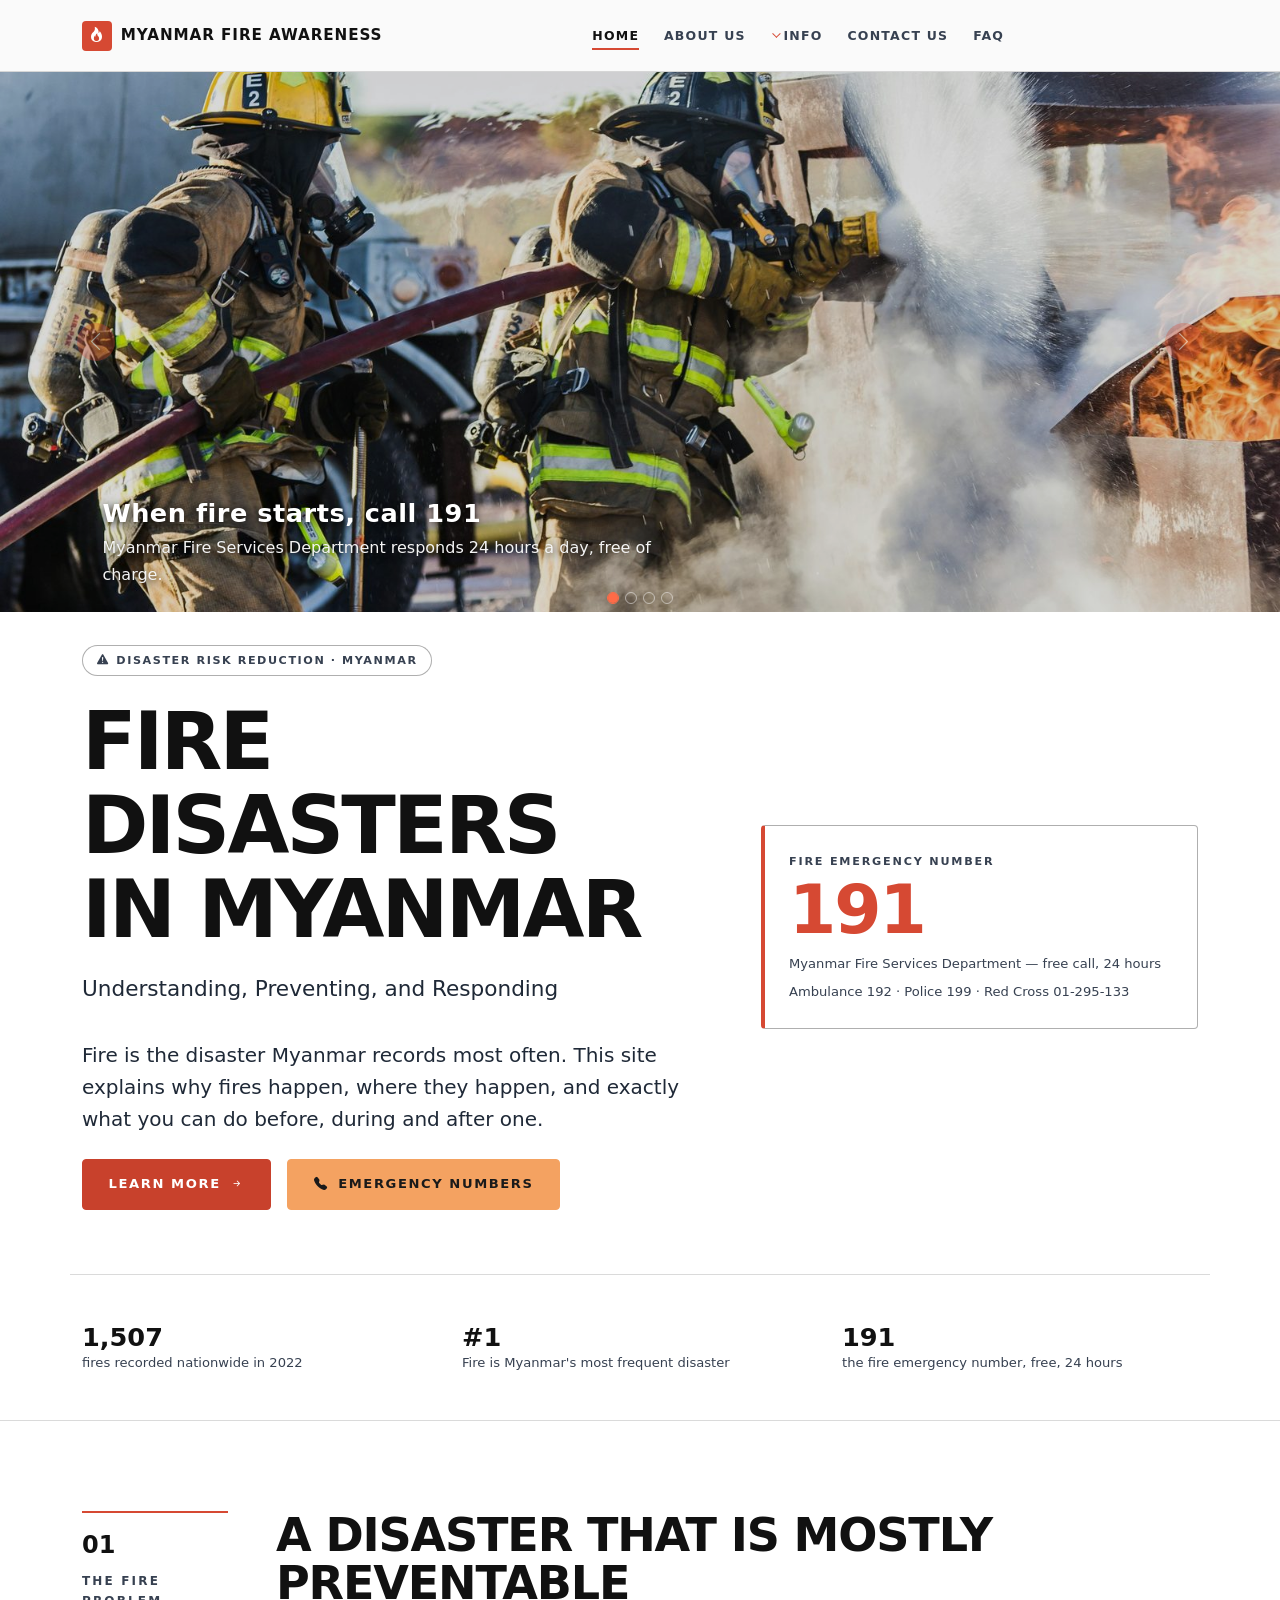
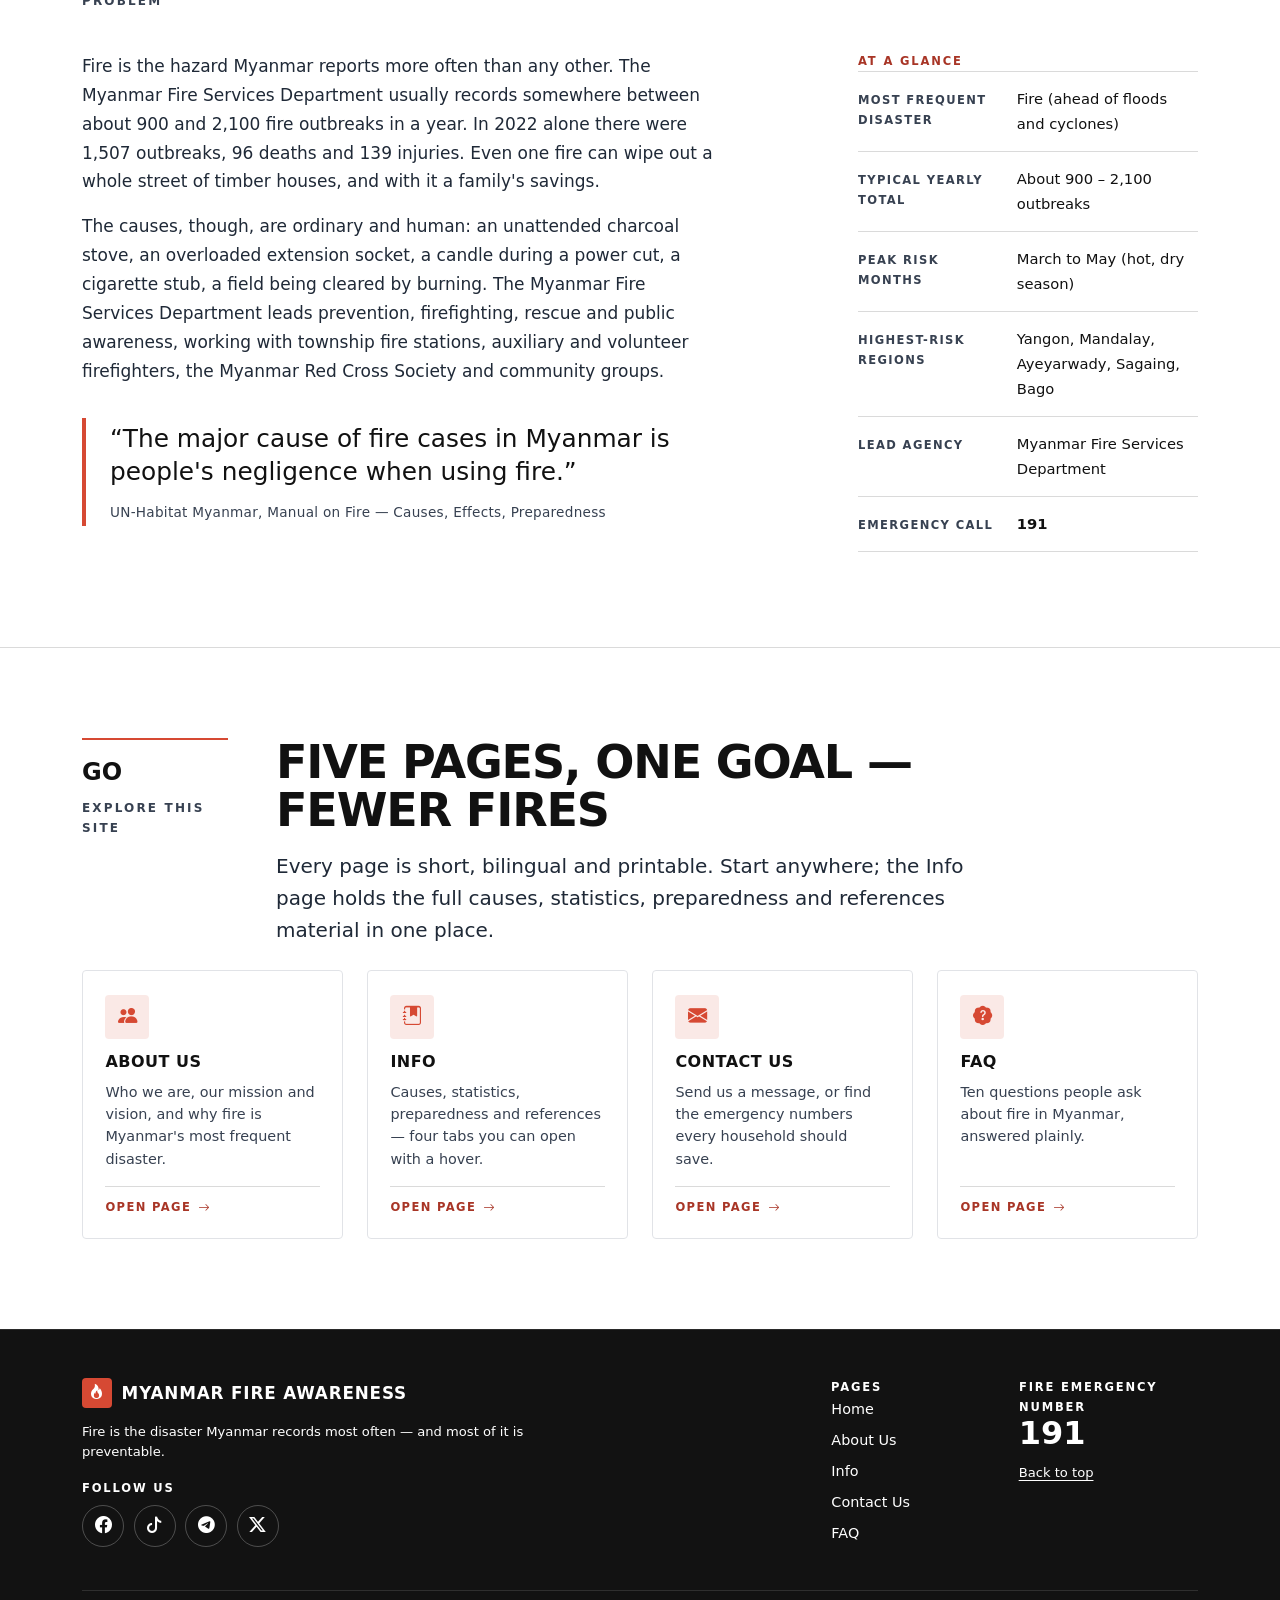
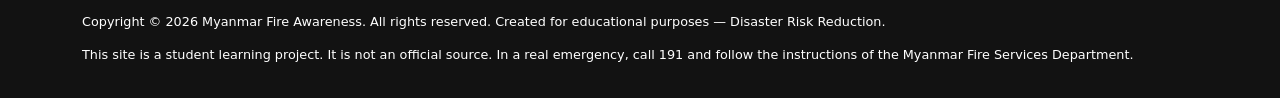
<file: index.html>
<!DOCTYPE html>
<html lang="en">
<head>
  <meta charset="UTF-8">
  <meta name="viewport" content="width=device-width, initial-scale=1.0">

  <title>Myanmar Fire Awareness – Disaster Risk Reduction</title>
  <meta name="description"
        content="An educational site about fire disasters in Myanmar: causes, statistics, preparedness and emergency response.">
  <meta name="author" content="Year 9 Disaster Risk Reduction project">
  <meta name="theme-color" content="#D64933">

  <link rel="icon" type="image/svg+xml" href="images/favicon.svg">
  <link rel="icon" type="image/png" href="images/favicon.png">
  <link rel="apple-touch-icon" href="images/favicon.png">

  <link rel="stylesheet" href="vendor/bootstrap.min.css">
  <link rel="stylesheet" href="vendor/bootstrap-icons.css">
  <link rel="stylesheet" href="css/style.css">
</head>


<body data-page="home">
<a class="skip-link" href="#main-content">Skip to main content</a>
<header class="site-header">
  <nav class="navbar navbar-expand-lg" id="siteNavbar" aria-label="Main navigation">
    <div class="container">
      <a class="navbar-brand order-lg-1" href="index.html">
        <span class="brand-mark" aria-hidden="true"><i class="bi bi-fire"></i></span>
        <span class="brand-full">Myanmar Fire Awareness</span>
        <span class="brand-short">Myanmar Fire</span>
      </a>
      <button class="navbar-toggler" type="button"
                data-bs-toggle="collapse" data-bs-target="#mainMenu"
                aria-controls="mainMenu" aria-expanded="false"
                aria-label="Open menu" data-lang-key="nav.menu" data-lang-attr="aria-label">
          <span class="navbar-toggler-icon"></span>
       </button>
      <div class="collapse navbar-collapse order-lg-2" id="mainMenu">
        <ul class="navbar-nav centred">
          <li class="nav-item"><a class="nav-link" href="index.html"   data-navlink="home"    aria-current="page">Home</a></li>
          <li class="nav-item"><a class="nav-link" href="about.html"   data-navlink="about">About Us</a></li>
          <li class="nav-item dropdown info-dropdown"><a class="nav-link dropdown-toggle" href="info.html" data-navlink="info" role="button" data-bs-toggle="dropdown" aria-expanded="false">Info</a><ul class="dropdown-menu"><li><a class="dropdown-item" href="info.html#panel-causes">Causes</a></li><li><a class="dropdown-item" href="info.html#panel-stats">Statistics</a></li><li><a class="dropdown-item" href="info.html#panel-prepared">Preparedness</a></li><li><a class="dropdown-item" href="info.html#panel-refs">References</a></li><li><hr class="dropdown-divider"></li><li><a class="dropdown-item" href="info.html#emergency-numbers">Emergency numbers</a></li></ul></li>
          <li class="nav-item"><a class="nav-link" href="contact.html" data-navlink="contact">Contact Us</a></li>
          <li class="nav-item"><a class="nav-link" href="faq.html"     data-navlink="faq">FAQ</a></li>
        </ul>
      </div>
    </div>
  </nav>
</header>

<noscript>
  <div class="container py-3">
    <p class="small-note mb-0">
      <strong>Note:</strong> the Info page tabs and the contact form need
      JavaScript. The information on this site is still fully readable without it.
    </p>
  </div
</noscript>

<main id="main-content">

  <!-- =====================================================================
       IMAGE CAROUSEL — fire-related photos to make the homepage more
       informative and visual. Uses Bootstrap's Carousel component.
       ===================================================================== -->
  <section class="hero-carousel-section" aria-label="Fire awareness slideshow">
    <div id="fireCarousel" class="carousel slide carousel-fade" data-bs-ride="carousel" data-bs-interval="5000">
      <div class="carousel-indicators">
        <button type="button" data-bs-target="#fireCarousel" data-bs-slide-to="0" class="active" aria-current="true" aria-label="Slide 1"></button>
        <button type="button" data-bs-target="#fireCarousel" data-bs-slide-to="1" aria-label="Slide 2"></button>
        <button type="button" data-bs-target="#fireCarousel" data-bs-slide-to="2" aria-label="Slide 3"></button>
        <button type="button" data-bs-target="#fireCarousel" data-bs-slide-to="3" aria-label="Slide 4"></button>
      </div>
      <div class="carousel-inner">
        <div class="carousel-item active">
          <img src="images/carousel/firefighter.jpg" class="d-block w-100" alt="A firefighter spraying water onto a building fire" loading="eager">
          <div class="carousel-caption">
            <h3>When fire starts, call 191</h3>
            <p>Myanmar Fire Services Department responds 24 hours a day, free of charge.</p>
          </div>
        </div>
        <div class="carousel-item">
          <img src="images/carousel/wildfire.jpg" class="d-block w-100" alt="Wildfire burning through dry forest and brush" loading="lazy">
          <div class="carousel-caption">
            <h3>Dry season, March to May, is peak fire risk</h3>
            <p>Heat, wind and dry vegetation turn one spark into a whole lane of houses.</p>
          </div>
        </div>
        <div class="carousel-item">
          <img src="images/carousel/flame-closeup.jpeg" class="d-block w-100" alt="Close-up of orange flames burning wood" loading="lazy">
          <div class="carousel-caption">
            <h3>Most fires start from a small, ordinary mistake</h3>
            <p>An unattended stove, an overloaded socket, a candle near cloth &mdash; all preventable.</p>
          </div>
        </div>
        <div class="carousel-item">
          <img src="images/carousel/flame-bright.jpeg" class="d-block w-100" alt="Bright orange fire flames rising" loading="lazy">
          <div class="carousel-caption">
            <h3>Understanding fire is the first step to preventing it</h3>
            <p>Learn the causes, the numbers, and what to do before, during and after a fire.</p>
          </div>
        </div>
      </div>
      <button class="carousel-control-prev" type="button" data-bs-target="#fireCarousel" data-bs-slide="prev">
        <span class="carousel-control-prev-icon" aria-hidden="true"></span>
        <span class="visually-hidden">Previous</span>
      </button>
      <button class="carousel-control-next" type="button" data-bs-target="#fireCarousel" data-bs-slide="next">
        <span class="carousel-control-next-icon" aria-hidden="true"></span>
        <span class="visually-hidden">Next</span>
      </button>
    </div>
  </section>

  <section class="hero" id="home">
    <div class="container hero-inner">
      <div class="row align-items-center g-5">
        <div class="col-lg-7">
          <p class="hero-badge hero-anim">
            <i class="bi bi-exclamation-triangle-fill" aria-hidden="true"></i>
            <span>Disaster Risk Reduction · Myanmar</span>
          </p>

          <h1 class="display-title hero-anim">
            <span>Fire Disasters</span><br>
            <span class="accent">in Myanmar</span>
          </h1>

          <p class="hero-sub hero-anim">
            Understanding, Preventing, and Responding
          </p>

          <p class="lead-text hero-anim mb-4">
            Fire is the disaster Myanmar records most often. This site explains why fires
            happen, where they happen, and exactly what you can do before, during and after one.
          </p>

          <div class="d-flex flex-wrap gap-3 hero-anim">
            <a href="info.html" class="btn-editorial">
              <span>Learn More</span>
              <i class="bi bi-arrow-right-short" aria-hidden="true"></i>
            </a>
            <a href="info.html#emergency-numbers" class="btn-editorial btn-editorial--secondary">
              <i class="bi bi-telephone-fill" aria-hidden="true"></i>
              <span>Emergency Numbers</span>
            </a>
          </div>
        </div>
        <div class="col-lg-5">
          <div class="hero-emergency hero-anim">
            <p class="label mb-1">Fire emergency number</p>
            <p class="number anim-pop">191</p>
            <p class="small-note mb-2">
              Myanmar Fire Services Department — free call, 24 hours
            </p>
            <p class="small-note mb-0">
              Ambulance 192 · Police 199 · Red Cross 01-295-133
            </p>
          </div>
        </div>
      </div>

      <div class="row hero-facts g-4 hero-anim">
        <div class="col-md-4 hero-fact">
          <div class="k" data-num-static="1,507">1,507</div>
          <div class="v">fires recorded nationwide in 2022</div>
        </div>
        <div class="col-md-4 hero-fact">
          <div class="k">#1</div>
          <div class="v">Fire is Myanmar's most frequent disaster</div>
        </div>
        <div class="col-md-4 hero-fact">
          <div class="k">191</div>
          <div class="v">the fire emergency number, free, 24 hours</div>
        </div>
      </div>
    </div>
  </section>

  <section class="section band-white" id="fire-context">
    <div class="container">
      <div class="row g-4 g-lg-5 mb-4">
        <div class="col-lg-2">
          <p class="margin-label">
            <span class="num" aria-hidden="true">01</span>
            <span>The fire problem</span>
          </p>
        </div>
        <div class="col-lg-8">
          <h2 class="section-title">A disaster that is mostly preventable</h2>
        </div>
      </div>

      <div class="row g-4 g-lg-5">
        <div class="col-lg-7">
          <p>
            Fire is the hazard Myanmar reports more often than any other. The Myanmar Fire
            Services Department usually records somewhere between about 900 and 2,100 fire
            outbreaks in a year. In 2022 alone there were 1,507 outbreaks, 96 deaths and 139
            injuries. Even one fire can wipe out a whole street of timber houses, and with it
            a family's savings.
          </p>
          <p>
            The causes, though, are ordinary and human: an unattended charcoal stove, an
            overloaded extension socket, a candle during a power cut, a cigarette stub, a field
            being cleared by burning. The Myanmar Fire Services Department leads prevention,
            firefighting, rescue and public awareness, working with township fire stations,
            auxiliary and volunteer firefighters, the Myanmar Red Cross Society and community
            groups.
          </p>
          <blockquote class="pull-quote">
            <span>“The major cause of fire cases in Myanmar is people's negligence when using fire.”</span>
            <cite>UN-Habitat Myanmar, Manual on Fire — Causes, Effects, Preparedness</cite>
          </blockquote>
        </div>

        <div class="col-lg-4 offset-lg-1">
          <p class="eyebrow">At a glance</p>
          <ul class="fact-list anim-list">
            <li><span class="k">Most frequent disaster</span>
                <span class="v">Fire (ahead of floods and cyclones)</span></li>
            <li><span class="k">Typical yearly total</span>
                <span class="v">About 900 – 2,100 outbreaks</span></li>
            <li><span class="k">Peak risk months</span>
                <span class="v">March to May (hot, dry season)</span></li>
            <li><span class="k">Highest-risk regions</span>
                <span class="v">Yangon, Mandalay, Ayeyarwady, Sagaing, Bago</span></li>
            <li><span class="k">Lead agency</span>
                <span class="v">Myanmar Fire Services Department</span></li>
            <li><span class="k">Emergency call</span>
                <span class="v"><strong>191</strong></span></li>
          </ul>
        </div>
      </div>
    </div>
  </section>

  <section class="section band-white" id="explore">
    <div class="container">
      <div class="row g-4 g-lg-5 mb-4">
        <div class="col-lg-2">
          <p class="margin-label">
            <span class="num" aria-hidden="true">GO</span>
            <span>Explore this site</span>
          </p>
        </div>
        <div class="col-lg-8">
          <h2 class="section-title">Five pages, one goal — fewer fires</h2>
          <p class="lead-text">
            Every page is short, bilingual and printable. Start anywhere; the Info page holds
            the full causes, statistics, preparedness and references material in one place.
          </p>
        </div>
      </div>

      <div class="row g-4 anim-cards">
        
        <div class="col-md-6 col-lg-3">
          <a class="explore-card anim-card" href="about.html">
            <span class="icon" aria-hidden="true"><i class="bi bi-people-fill"></i></span>
            <h3>About Us</h3>
            <p>
              Who we are, our mission and vision, and why fire is Myanmar's most frequent disaster.
            </p>
            <span class="go">
              <span>Open page</span>
              <i class="bi bi-arrow-right" aria-hidden="true"></i>
            </span>
          </a>
        </div>

        
        <div class="col-md-6 col-lg-3">
          <a class="explore-card anim-card" href="info.html">
            <span class="icon" aria-hidden="true"><i class="bi bi-journal-bookmark-fill"></i></span>
            <h3>Info</h3>
            <p>
              Causes, statistics, preparedness and references — four tabs you can open with a hover.
            </p>
            <span class="go">
              <span>Open page</span>
              <i class="bi bi-arrow-right" aria-hidden="true"></i>
            </span>
          </a>
        </div>

        
        <div class="col-md-6 col-lg-3">
          <a class="explore-card anim-card" href="contact.html">
            <span class="icon" aria-hidden="true"><i class="bi bi-envelope-fill"></i></span>
            <h3>Contact Us</h3>
            <p>
              Send us a message, or find the emergency numbers every household should save.
            </p>
            <span class="go">
              <span>Open page</span>
              <i class="bi bi-arrow-right" aria-hidden="true"></i>
            </span>
          </a>
        </div>

        
        <div class="col-md-6 col-lg-3">
          <a class="explore-card anim-card" href="faq.html">
            <span class="icon" aria-hidden="true"><i class="bi bi-patch-question-fill"></i></span>
            <h3>FAQ</h3>
            <p>
              Ten questions people ask about fire in Myanmar, answered plainly.
            </p>
            <span class="go">
              <span>Open page</span>
              <i class="bi bi-arrow-right" aria-hidden="true"></i>
            </span>
          </a>
        </div>
      </div>
    </div>
  </section>
</main>

<footer class="site-footer">
  <div class="container">
    <div class="row g-2 align-items-start footer-cols">

      <div class="col-lg-5 me-lg-auto">
        <p class="footer-brand">
          <span class="brand-mark" aria-hidden="true"><i class="bi bi-fire"></i></span>
          <span>Myanmar Fire Awareness</span>
        </p>
        <p class="small-note mb-3">
          Fire is the disaster Myanmar records most often — and most of it is preventable.
        </p>
        <p class="eyebrow" style="color:#8F8F8F;">Follow us</p>
        <div class="social-row">
          <a class="social-btn" href="#" aria-label="Our Facebook page">
            <i class="bi bi-facebook" aria-hidden="true"></i>
          </a>
          <a class="social-btn" href="#" aria-label="Our TikTok account">
            <i class="bi bi-tiktok" aria-hidden="true"></i>
          </a>
          <a class="social-btn" href="#" aria-label="Our Telegram channel">
            <i class="bi bi-telegram" aria-hidden="true"></i>
          </a>
          <a class="social-btn" href="#" aria-label="Our Twitter (X) account">
            <i class="bi bi-twitter-x" aria-hidden="true"></i>
          </a>
        </div>
      </div>

      <div class="col-lg-3 col-xl-2">
        <p class="eyebrow" style="color:#8F8F8F;">Pages</p>
        <ul class="list-unstyled small-note mb-0 footer-links">
          <li><a href="index.html">Home</a></li>
          <li><a href="about.html">About Us</a></li>
          <li><a href="info.html">Info</a></li>
          <li><a href="contact.html">Contact Us</a></li>
          <li><a href="faq.html">FAQ</a></li>
        </ul>
      </div>

      <div class="col-lg-3 col-xl-2">
        <p class="eyebrow" style="color:#8F8F8F;">Fire emergency number</p>
        <p style="font-family:var(--font-display);font-size:2rem;font-weight:700;color:#FF6B47;line-height:1;margin:0 0 .5rem;">
          191
        </p>
        <a href="#main-content" id="backToTop" class="small-note"
           style="text-decoration:underline;">Back to top</a>
      </div>
    </div>

    <div class="footer-bottom">
      <p class="mb-0">
        <span>Copyright &copy; 2026 Myanmar Fire Awareness. All rights reserved.</span>
        <span class="d-block d-sm-inline mt-1 mt-sm-0">Created for educational purposes — Disaster Risk Reduction.</span>
      </p>
      <p class="mb-0">
        This site is a student learning project. It is not an official source. In a real
        emergency, call 191 and follow the instructions of the Myanmar Fire Services Department.
      </p>
    </div>
  </div>
</footer>

  <script src="vendor/bootstrap.bundle.min.js"></script>
  <script src="vendor/gsap.min.js"></script>
  <script src="js/main.js"></script>
</body>
</html>
</file>
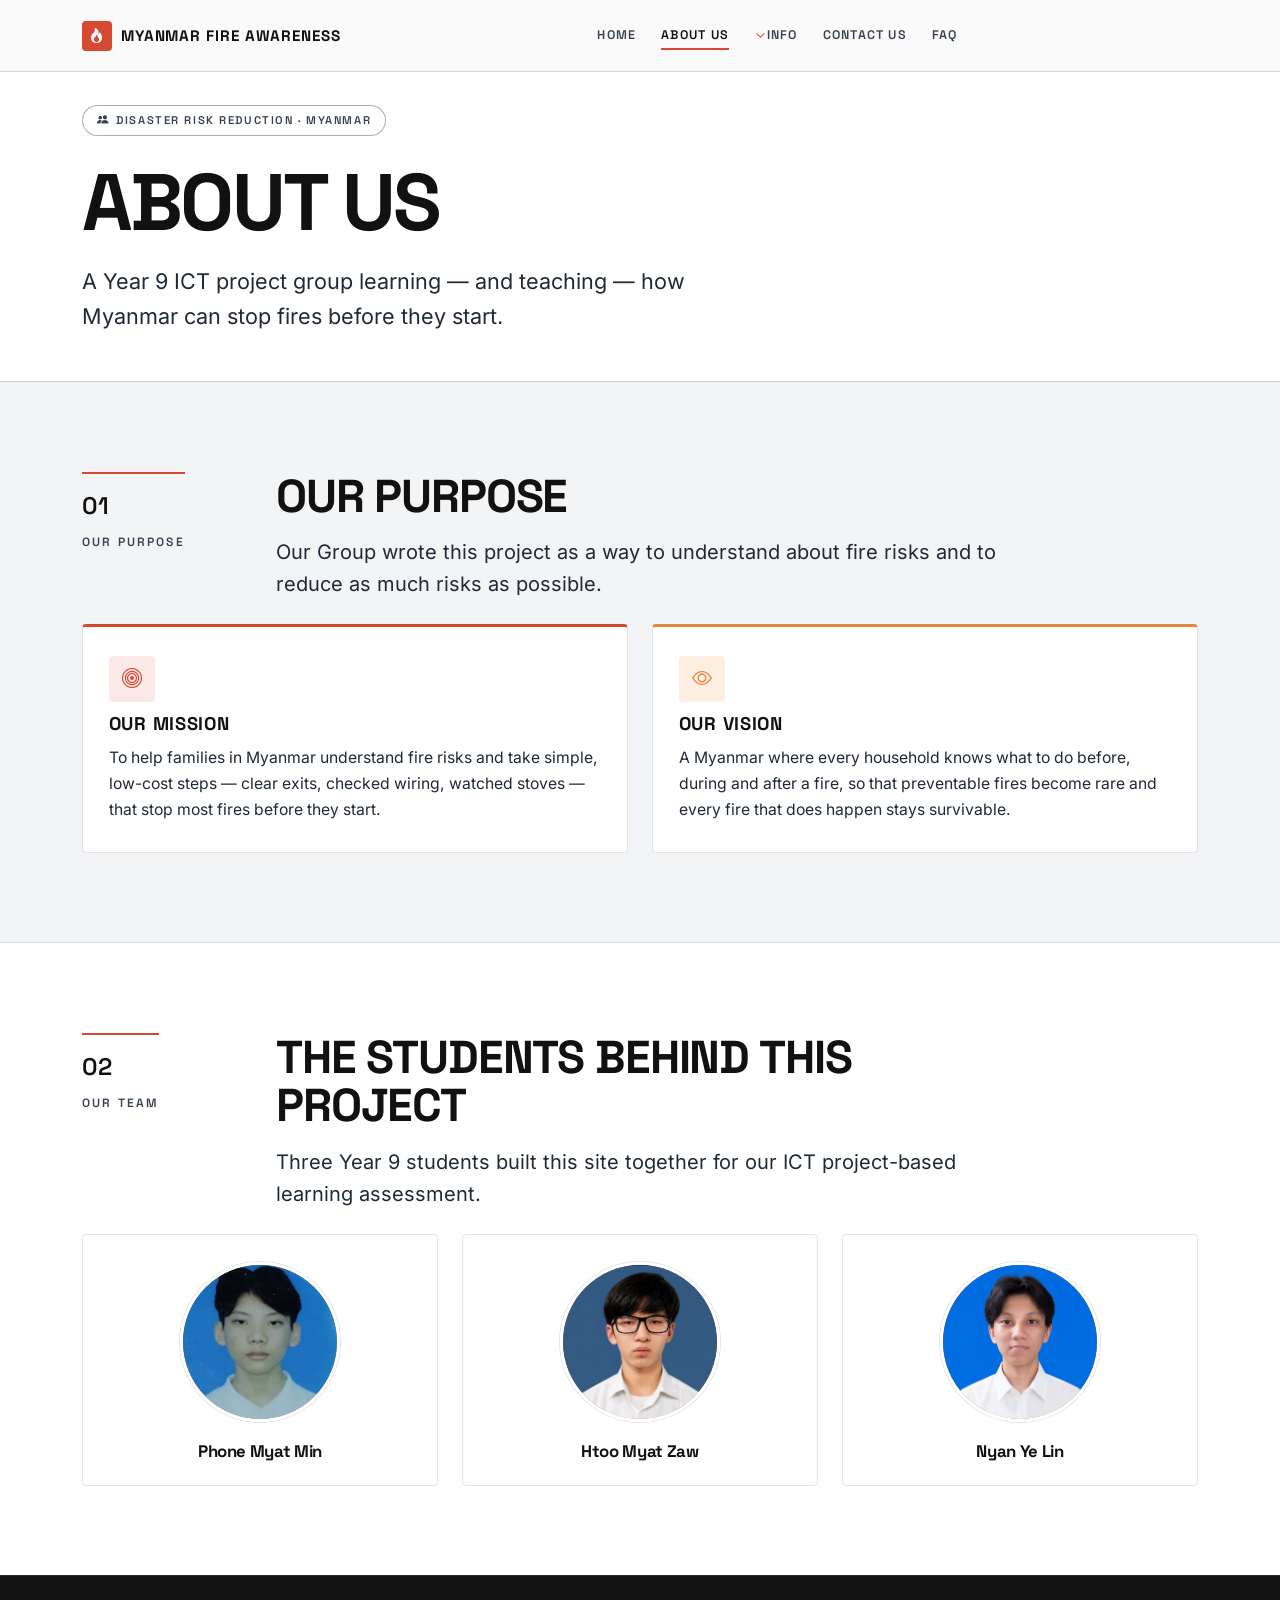
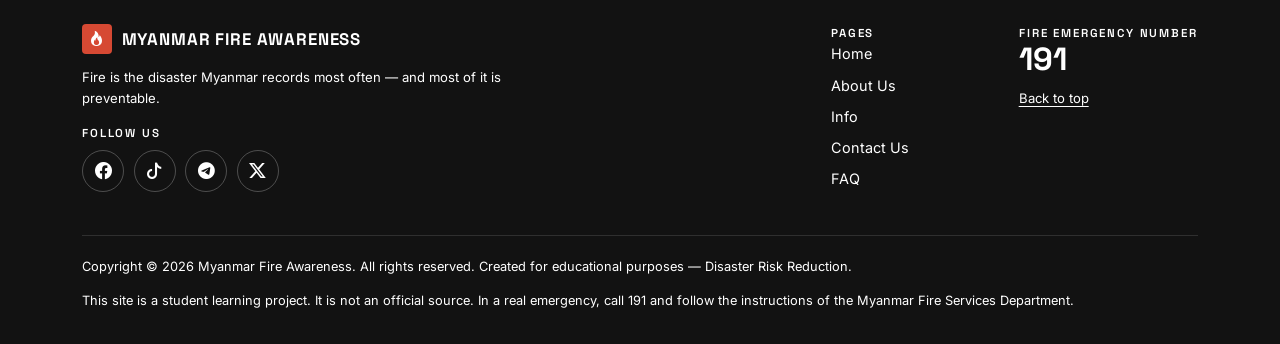
<file: about.html>
<!DOCTYPE html>
<html lang="en">
<head>
  <meta charset="UTF-8">
  <meta name="viewport" content="width=device-width, initial-scale=1.0">

  <title>About Us – Myanmar Fire Awareness</title>
  <meta name="description"
        content="Who we are: a Year 9 ICT project group. Our mission, our vision, the team, and an introduction to fire in Myanmar.">
  <meta name="author" content="Year 9 Disaster Risk Reduction project">
  <meta name="theme-color" content="#D64933">

  <link rel="icon" type="image/svg+xml" href="images/favicon.svg">
  <link rel="icon" type="image/png" href="images/favicon.png">
  <link rel="apple-touch-icon" href="images/favicon.png">

  <link rel="stylesheet" href="css/fonts.css">
  <link rel="stylesheet" href="vendor/bootstrap.min.css">
  <link rel="stylesheet" href="vendor/bootstrap-icons.css">
  <link rel="stylesheet" href="css/style.css">
</head>

<body data-page="about">

<a class="skip-link" href="#main-content">Skip to main content</a>

<header class="site-header">
  <nav class="navbar navbar-expand-lg" id="siteNavbar" aria-label="Main navigation">
    <div class="container">
      <a class="navbar-brand order-lg-1" href="index.html">
        <span class="brand-mark" aria-hidden="true"><i class="bi bi-fire"></i></span>
        <span class="brand-full">Myanmar Fire Awareness</span>
        <span class="brand-short">Myanmar Fire</span>
      </a>
      <button class="navbar-toggler" type="button"
                data-bs-toggle="collapse" data-bs-target="#mainMenu"
                aria-controls="mainMenu" aria-expanded="false"
                aria-label="Open menu" data-lang-key="nav.menu" data-lang-attr="aria-label">
          <span class="navbar-toggler-icon"></span>
      </button>
      <div class="collapse navbar-collapse order-lg-2" id="mainMenu">
        <ul class="navbar-nav centred">
          <li class="nav-item"><a class="nav-link" href="index.html"   data-navlink="home"    aria-current="page">Home</a></li>
          <li class="nav-item"><a class="nav-link" href="about.html"   data-navlink="about">About Us</a></li>
          <li class="nav-item dropdown info-dropdown"><a class="nav-link dropdown-toggle" href="info.html" data-navlink="info" role="button" data-bs-toggle="dropdown" aria-expanded="false">Info</a><ul class="dropdown-menu"><li><a class="dropdown-item" href="info.html#panel-causes">Causes</a></li><li><a class="dropdown-item" href="info.html#panel-stats">Statistics</a></li><li><a class="dropdown-item" href="info.html#panel-prepared">Preparedness</a></li><li><a class="dropdown-item" href="info.html#panel-refs">References</a></li><li><hr class="dropdown-divider"></li><li><a class="dropdown-item" href="info.html#emergency-numbers">Emergency numbers</a></li></ul></li>
          <li class="nav-item"><a class="nav-link" href="contact.html" data-navlink="contact">Contact Us</a></li>
          <li class="nav-item"><a class="nav-link" href="faq.html"     data-navlink="faq">FAQ</a></li>
        </ul>
      </div>
    </div>
  </nav>
</header>

<main id="main-content">
  <section class="page-header">
    <div class="container hero-inner">
      <p class="hero-badge page-header-anim">
        <i class="bi bi-people-fill" aria-hidden="true"></i>
        <span>Disaster Risk Reduction · Myanmar</span>
      </p>
      <h1 class="display-title page-header-anim">About Us</h1>
      <p class="hero-sub page-header-anim mb-0">
        A Year 9 ICT project group learning — and teaching — how Myanmar can stop fires before they start.
      </p>  
    </div>
  </section>

  <section class="section band-grey" id="mission-vision">
    <div class="container">
      <div class="row g-4 g-lg-5 mb-4">
        <div class="col-lg-2">
          <p class="margin-label">
            <span class="num" aria-hidden="true">01</span>
            <span>Our purpose</span>
          </p>
        </div>
        <div class="col-lg-8">
          <h2 class="section-title">Our Purpose</h2>
          <p class="lead-text">
            Our Group wrote this project as a way to understand about fire risks and to reduce as much risks as possible.
          </p>
        </div>
      </div>

      <div class="row g-4 anim-cards">
        
        <div class="col-lg-6">
          <article class="mv-card anim-card">
            <span class="icon" aria-hidden="true"><i class="bi bi-bullseye"></i></span>
            <h3>Our Mission</h3>
            <p>
              To help families in Myanmar understand fire risks and take simple, low-cost
              steps — clear exits, checked wiring, watched stoves — that stop most fires
              before they start.
            </p>
          </article>
        </div>

        
        <div class="col-lg-6">
          <article class="mv-card is-vision anim-card">
            <span class="icon" aria-hidden="true"><i class="bi bi-eye"></i></span>
            <h3>Our Vision</h3>
            <p>
              A Myanmar where every household knows what to do before, during and after a
              fire, so that preventable fires become rare and every fire that does happen
              stays survivable.
            </p>
          </article>
        </div>
      </div>
    </div>
  </section>

  <section class="section band-white" id="team">
    <div class="container">
      <div class="row g-4 g-lg-5 mb-4">
        <div class="col-lg-2">
          <p class="margin-label">
            <span class="num" aria-hidden="true">02</span>
            <span>Our team</span>
          </p>
        </div>
        <div class="col-lg-8">
          <h2 class="section-title">The students behind this project</h2>
          <p class="lead-text">
            Three Year 9 students built this site together for our ICT project-based
            learning assessment.
          </p>
        </div>
      </div>

      <div class="row g-4 justify-content-center anim-cards">
        
        <div class="col-md-6 col-lg-4">
          <article class="team-card anim-card">
            <div class="member-photo" data-initials="PMM">
              <img src="images/team/phone-myat-min.jpg" alt="Photo of Phone Myat Min"
                   onerror="this.style.display='none'; this.parentElement.classList.add('no-photo');">
            </div>
            <h3>Phone Myat Min</h3>
          </article>
        </div>

        
        <div class="col-md-6 col-lg-4">
          <article class="team-card anim-card">
            <div class="member-photo" data-initials="HMZ">
              <img src="images/team/htoo-myat-zaw.jpg" alt="Photo of Htoo Myat Zaw"
                   onerror="this.style.display='none'; this.parentElement.classList.add('no-photo');">
            </div>
            <h3>Htoo Myat Zaw</h3>
          </article>
        </div>

        
        <div class="col-md-6 col-lg-4">
          <article class="team-card anim-card">
            <div class="member-photo" data-initials="NYL">
              <img src="images/team/nyan-ye-lin.jpg" alt="Photo of Nyan Ye Lin"
                   onerror="this.style.display='none'; this.parentElement.classList.add('no-photo');">
            </div>
            <h3>Nyan Ye Lin</h3>
          </article>
        </div>
      </div>
    </div>
  </section>

</main>

<footer class="site-footer">
  <div class="container">
    <div class="row g-2 align-items-start footer-cols">

      <div class="col-lg-5 me-lg-auto">
        <p class="footer-brand">
          <span class="brand-mark" aria-hidden="true"><i class="bi bi-fire"></i></span>
          <span>Myanmar Fire Awareness</span>
        </p>
        <p class="small-note mb-3">
          Fire is the disaster Myanmar records most often — and most of it is preventable.
        </p>
        <p class="eyebrow" style="color:#374151;">Follow us</p>
        <div class="social-row">
          <a class="social-btn" href="#" aria-label="Our Facebook page">
            <i class="bi bi-facebook" aria-hidden="true"></i>
          </a>
          <a class="social-btn" href="#" aria-label="Our TikTok account">
            <i class="bi bi-tiktok" aria-hidden="true"></i>
          </a>
          <a class="social-btn" href="#" aria-label="Our Telegram channel">
            <i class="bi bi-telegram" aria-hidden="true"></i>
          </a>
          <a class="social-btn" href="#" aria-label="Our Twitter (X) account">
            <i class="bi bi-twitter-x" aria-hidden="true"></i>
          </a>
        </div>
      </div>

      <div class="col-lg-3 col-xl-2">
        <p class="eyebrow" style="color:#374151;">Pages</p>
        <ul class="list-unstyled small-note mb-0 footer-links">
          <li><a href="index.html">Home</a></li>
          <li><a href="about.html">About Us</a></li>
          <li><a href="info.html">Info</a></li>
          <li><a href="contact.html">Contact Us</a></li>
          <li><a href="faq.html">FAQ</a></li>
        </ul>
      </div>

      <div class="col-lg-3 col-xl-2">
        <p class="eyebrow" style="color:#374151;">Fire emergency number</p>
        <p style="font-family:var(--font-display);font-size:2rem;font-weight:700;color:#FF6B47;line-height:1;margin:0 0 .5rem;">
          191
        </p>
        <a href="#main-content" id="backToTop" class="small-note"
           style="text-decoration:underline;">Back to top</a>
      </div>
    </div>

    <div class="footer-bottom">
      <p class="mb-0">
        <span>Copyright &copy; 2026 Myanmar Fire Awareness. All rights reserved.</span>
        <span class="d-block d-sm-inline mt-1 mt-sm-0">Created for educational purposes — Disaster Risk Reduction.</span>
      </p>
      <p class="mb-0">
        This site is a student learning project. It is not an official source. In a real
        emergency, call 191 and follow the instructions of the Myanmar Fire Services Department.
      </p>
    </div>
  </div>
</footer>


<script src="vendor/bootstrap.bundle.min.js"></script>
<script src="vendor/gsap.min.js"></script>
<script src="js/main.js"></script>
</body>
</html>
</file>
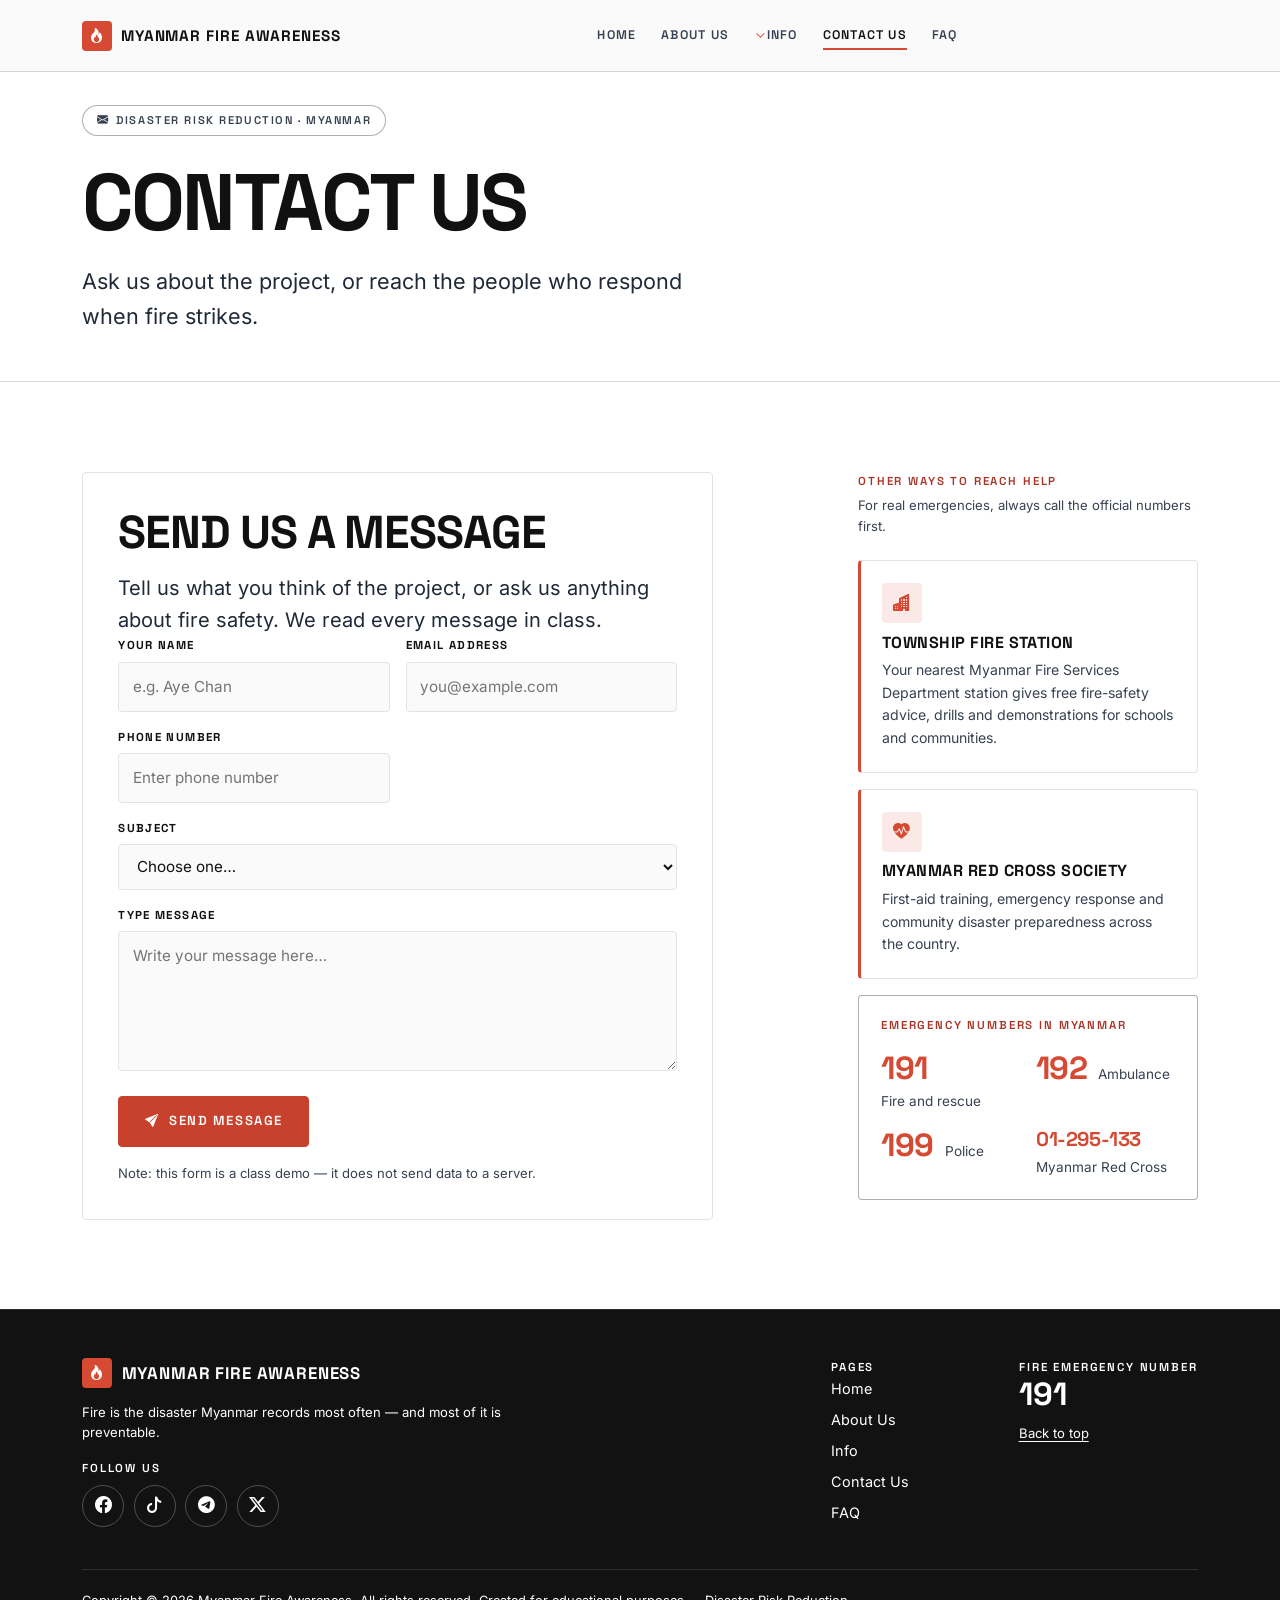
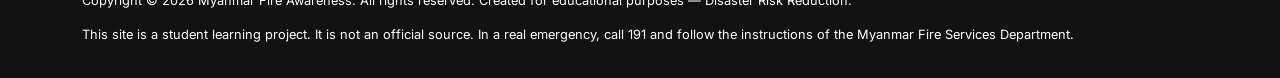
<file: contact.html>
<!DOCTYPE html>
 
<html lang="en">
<head>
  <meta charset="UTF-8">
  <meta name="viewport" content="width=device-width, initial-scale=1.0">
 
  <title>Contact Us – Myanmar Fire Awareness</title>
  <meta name="description"
        content="Contact the Year 9 fire awareness project team, or reach the Myanmar Fire Services Department, Red Cross and other emergency contacts.">
  <meta name="author" content="Year 9 Disaster Risk Reduction project">
  <meta name="theme-color" content="#D64933">
 
  <link rel="icon" type="image/svg+xml" href="images/favicon.svg">
  <link rel="icon" type="image/png" href="images/favicon.png">
  <link rel="apple-touch-icon" href="images/favicon.png">
 
  <!-- Fonts + styles (same set as every page) -->
  <link rel="stylesheet" href="css/fonts.css">
  <link rel="stylesheet" href="vendor/bootstrap.min.css">
  <link rel="stylesheet" href="vendor/bootstrap-icons.css">
  <link rel="stylesheet" href="css/style.css">
</head>
 
<body data-page="contact">
 
<a class="skip-link" href="#main-content" data-lang-key="a11y.skip">Skip to main content</a>
 
<!-- =====================================================================
     HEADER + STICKY NAVIGATION (identical on all five pages)
     ===================================================================== -->
<header class="site-header">
  <nav class="navbar navbar-expand-lg" id="siteNavbar" aria-label="Main navigation">
    <div class="container">

      <a class="navbar-brand order-lg-1" href="index.html">
        <span class="brand-mark" aria-hidden="true"><i class="bi bi-fire"></i></span>
        <span class="brand-full">Myanmar Fire Awareness</span>
        <span class="brand-short">Myanmar Fire</span>
      </a>

      <button class="navbar-toggler" type="button"
                data-bs-toggle="collapse" data-bs-target="#mainMenu"
                aria-controls="mainMenu" aria-expanded="false"
                aria-label="Open menu">
        <span class="navbar-toggler-icon"></span>
      </button>

      <div class="collapse navbar-collapse order-lg-2" id="mainMenu">
        <ul class="navbar-nav centred">
          <li class="nav-item"><a class="nav-link" href="index.html"   data-navlink="home">Home</a></li>
          <li class="nav-item"><a class="nav-link" href="about.html"   data-navlink="about">About Us</a></li>
          <li class="nav-item dropdown info-dropdown"><a class="nav-link dropdown-toggle" href="info.html" data-navlink="info" role="button" data-bs-toggle="dropdown" aria-expanded="false">Info</a><ul class="dropdown-menu"><li><a class="dropdown-item" href="info.html#panel-causes">Causes</a></li><li><a class="dropdown-item" href="info.html#panel-stats">Statistics</a></li><li><a class="dropdown-item" href="info.html#panel-prepared">Preparedness</a></li><li><a class="dropdown-item" href="info.html#panel-refs">References</a></li><li><hr class="dropdown-divider"></li><li><a class="dropdown-item" href="info.html#emergency-numbers">Emergency numbers</a></li></ul></li>
          <li class="nav-item"><a class="nav-link" href="contact.html" data-navlink="contact">Contact Us</a></li>
          <li class="nav-item"><a class="nav-link" href="faq.html"     data-navlink="faq">FAQ</a></li>
        </ul>
      </div>

    </div><!-- /.container -->
  </nav>
</header>
 
<main id="main-content">
 
  <!-- ===================================================================
       PAGE HEADER - the compact "mini hero" every sub-page shares
       =================================================================== -->
  <section class="page-header">
    <svg class="hero-pattern" aria-hidden="true" focusable="false"
         width="100%" height="100%" preserveAspectRatio="none">
      <defs>
        <pattern id="diagLinesContact" width="26" height="26" patternUnits="userSpaceOnUse"
                 patternTransform="rotate(35)">
          <line x1="0" y1="0" x2="0" y2="26" stroke="currentColor"
                stroke-width="1" opacity="0.28" />
        </pattern>
      </defs>
      <rect width="100%" height="100%" fill="url(#diagLinesContact)" opacity="0.5" />
    </svg>
 
    <div class="container hero-inner">
      <p class="hero-badge page-header-anim">
        <i class="bi bi-envelope-fill" aria-hidden="true"></i>
        <span data-lang-key="hero.badge">Disaster Risk Reduction · Myanmar</span>
      </p>
      <h1 class="display-title page-header-anim" data-lang-key="page.contactTitle">Contact Us</h1>
      <p class="hero-sub page-header-anim mb-0" data-lang-key="page.contactLead">
        Ask us about the project, or reach the people who respond when fire strikes.
      </p>
    </div>
  </section>
 
 
  <!-- ===================================================================
       SECTION: Form + other ways to reach help
       =================================================================== -->
  <section class="section band-white" id="contact">
    <div class="container">
      <div class="row g-4 g-lg-5">
 
        <!-- ==================== LEFT: the form ==================== -->
        <div class="col-lg-7">
 
          <!-- The success panel. hidden until the form passes validation.
               aria-live="polite" makes screen readers announce it. -->
          <div class="contact-success mb-4" id="contactSuccess" hidden tabindex="-1" aria-live="polite">
            <i class="bi bi-check-circle-fill big-icon" aria-hidden="true"></i>
            <h3 data-lang-key="contact.successTitle">Message ready — thank you!</h3>
            <p data-lang-key="contact.successText">
              This is a school demonstration form, so the message has not actually been sent
              anywhere. To reach the real fire service, call 191.
            </p>
            <button type="button" class="btn-editorial btn-editorial--secondary mt-2" id="contactAgain">
              <i class="bi bi-arrow-counterclockwise" aria-hidden="true"></i>
              <span data-lang-key="contact.sendAnother">Send another message</span>
            </button>
          </div>
 
          <div class="contact-form-card">
            <h2 class="section-title" data-lang-key="contact.formTitle">Send us a message</h2>
            <p class="lead-text" data-lang-key="contact.formLead">
              Tell us what you think of the project, or ask us anything about fire safety.
              We read every message in class.
            </p>
 
            <!-- novalidate: WE do the validating (with translated error
                 messages) instead of the browser's pop-ups. -->
            <form id="contactForm" novalidate>
 
              <div class="row g-3">
                <!-- Name -->
                <div class="col-md-6">
                  <label class="contact-label" for="cfName" data-lang-key="contact.name">Your name</label>
                  <input class="contact-input" id="cfName" name="name" type="text"
                         autocomplete="name"
                         placeholder="e.g. Aye Chan"
                         data-lang-key="contact.namePh" data-lang-attr="placeholder">
                  <span class="field-error" id="cfNameError" hidden></span>
                </div>
 
                <!-- Email -->
                <div class="col-md-6">
                  <label class="contact-label" for="cfEmail" data-lang-key="contact.email">Email address</label>
                  <input class="contact-input" id="cfEmail" name="email" type="email"
                         autocomplete="email"
                         placeholder="you@example.com"
                         data-lang-key="contact.emailPh" data-lang-attr="placeholder">
                  <span class="field-error" id="cfEmailError" hidden></span>
                </div>
 
                <!-- Phone Number -->
                <div class="col-md-6">
                  <label class="contact-label" for="cfPhone">Phone Number</label>
                  <input class="contact-input" id="cfPhone" name="phone" type="tel"
                         inputmode="numeric" autocomplete="tel" maxlength="11"
                         placeholder="Enter phone number">
                  <span class="field-error" id="cfPhoneError" hidden></span>
                </div>
 
                <!-- Subject (a dropdown keeps the answers tidy for marking) -->
                <div class="col-12">
                  <label class="contact-label" for="cfSubject" data-lang-key="contact.subject">Subject</label>
                  <select class="contact-select" id="cfSubject" name="subject">
                    <option value="" selected data-lang-key="contact.chooseOne">Choose one…</option>
                    <option value="question"   data-lang-key="contact.optQ">A question about fire safety</option>
                    <option value="suggestion" data-lang-key="contact.optS">A suggestion for this website</option>
                    <option value="feedback"   data-lang-key="contact.optF">Feedback on our project</option>
                    <option value="other"      data-lang-key="contact.optO">Something else</option>
                  </select>
                  <span class="field-error" id="cfSubjectError" hidden></span>
                </div>
 
                <!-- Message -->
                <div class="col-12">
                  <label class="contact-label" for="cfMessage" data-lang-key="contact.message">Type Message</label>
                  <textarea class="contact-textarea" id="cfMessage" name="message"
                            placeholder="Write your message here…"
                            data-lang-key="contact.messagePh" data-lang-attr="placeholder"></textarea>
                  <span class="field-error" id="cfMessageError" hidden></span>
                </div>
 
                <!-- Send + honest demo note -->
                <div class="col-12 d-flex flex-wrap align-items-center gap-3">
                  <button type="submit" class="btn-editorial">
                    <i class="bi bi-send-fill" aria-hidden="true"></i>
                    <span data-lang-key="contact.send">Send message</span>
                  </button>
                  <p class="small-note mb-0" data-lang-key="contact.demoNote">
                    Note: this form is a class demo — it does not send data to a server.
                  </p>
                </div>
              </div>
 
            </form>
          </div>
        </div>
 
        <!-- ==================== RIGHT: other contacts ==================== -->
        <div class="col-lg-4 offset-lg-1">
          <p class="eyebrow mb-1" data-lang-key="contact.infoTitle">Other ways to reach help</p>
          <p class="small-note mb-4" data-lang-key="contact.infoLead">
            For real emergencies, always call the official numbers first.
          </p>
 
          <div class="d-flex flex-column gap-3">
            <!-- Township fire station -->
            <article class="contact-info-card">
              <span class="icon" aria-hidden="true"><i class="bi bi-buildings-fill"></i></span>
              <h3 data-lang-key="contact.mfsdTitle">Township fire station</h3>
              <p data-lang-key="contact.mfsdText">
                Your nearest Myanmar Fire Services Department station gives free fire-safety
                advice, drills and demonstrations for schools and communities.
              </p>
            </article>
 
 
            <!-- Red Cross -->
            <article class="contact-info-card">
              <span class="icon" aria-hidden="true"><i class="bi bi-heart-pulse-fill"></i></span>
              <h3 data-lang-key="contact.redcrossTitle">Myanmar Red Cross Society</h3>
              <p data-lang-key="contact.redcrossText">
                First-aid training, emergency response and community disaster preparedness
                across the country.
              </p>
            </article>
 
            <!-- The emergency numbers again - the most important contact
                 information on the whole site -->
            <div class="emergency-row">
              <p class="eyebrow mb-3" data-lang-key="prev.emergencyTitle">Emergency numbers in Myanmar</p>
              <div class="row g-3">
                <div class="col-6">
                  <div class="emergency-item">
                    <span class="n">191</span>
                    <span class="t" data-lang-key="prev.em1">Fire and rescue</span>
                  </div>
                </div>
                <div class="col-6">
                  <div class="emergency-item">
                    <span class="n">192</span>
                    <span class="t" data-lang-key="prev.em2">Ambulance</span>
                  </div>
                </div>
                <div class="col-6">
                  <div class="emergency-item">
                    <span class="n">199</span>
                    <span class="t" data-lang-key="prev.em3">Police</span>
                  </div>
                </div>
                <div class="col-6">
                  <div class="emergency-item">
                    <span class="n n-long">01-295-133</span>
                    <span class="t" data-lang-key="prev.em4">Myanmar Red Cross</span>
                  </div>
                </div>
              </div>
            </div>
          </div>
        </div>
      </div>
    </div>
  </section>
 
</main>
 
 
<!-- =====================================================================
     FOOTER (identical on all five pages)
     ===================================================================== -->
<footer class="site-footer">
  <div class="container">
    <div class="row g-2 align-items-start footer-cols">

      <div class="col-lg-5 me-lg-auto">
        <p class="footer-brand">
          <span class="brand-mark" aria-hidden="true"><i class="bi bi-fire"></i></span>
          <span>Myanmar Fire Awareness</span>
        </p>
        <p class="small-note mb-3">
          Fire is the disaster Myanmar records most often — and most of it is preventable.
        </p>
        <p class="eyebrow" style="color:#8F8F8F;">Follow us</p>
        <div class="social-row">
          <a class="social-btn" href="#" aria-label="Our Facebook page">
            <i class="bi bi-facebook" aria-hidden="true"></i>
          </a>
          <a class="social-btn" href="#" aria-label="Our TikTok account">
            <i class="bi bi-tiktok" aria-hidden="true"></i>
          </a>
          <a class="social-btn" href="#" aria-label="Our Telegram channel">
            <i class="bi bi-telegram" aria-hidden="true"></i>
          </a>
          <a class="social-btn" href="#" aria-label="Our Twitter (X) account">
            <i class="bi bi-twitter-x" aria-hidden="true"></i>
          </a>
        </div>
      </div>

      <div class="col-lg-3 col-xl-2">
        <p class="eyebrow" style="color:#8F8F8F;">Pages</p>
        <ul class="list-unstyled small-note mb-0 footer-links">
          <li><a href="index.html">Home</a></li>
          <li><a href="about.html">About Us</a></li>
          <li><a href="info.html">Info</a></li>
          <li><a href="contact.html">Contact Us</a></li>
          <li><a href="faq.html">FAQ</a></li>
        </ul>
      </div>

      <div class="col-lg-3 col-xl-2">
        <p class="eyebrow" style="color:#8F8F8F;">Fire emergency number</p>
        <p style="font-family:var(--font-display);font-size:2rem;font-weight:700;color:#FF6B47;line-height:1;margin:0 0 .5rem;">
          191
        </p>
        <a href="#main-content" id="backToTop" class="small-note"
           style="text-decoration:underline;">Back to top</a>
      </div>
    </div>

    <div class="footer-bottom">
      <p class="mb-0">
        <span>Copyright &copy; 2026 Myanmar Fire Awareness. All rights reserved.</span>
        <span class="d-block d-sm-inline mt-1 mt-sm-0">Created for educational purposes — Disaster Risk Reduction.</span>
      </p>
      <p class="mb-0">
        This site is a student learning project. It is not an official source. In a real
        emergency, call 191 and follow the instructions of the Myanmar Fire Services Department.
      </p>
    </div>
  </div>
</footer>
 
 
<!-- Scripts (order matters - see index.html for the CDN alternative) -->
<script src="vendor/bootstrap.bundle.min.js"></script>
<script src="vendor/gsap.min.js"></script>
<script src="js/main.js"></script>
</body>
</html>
</file>
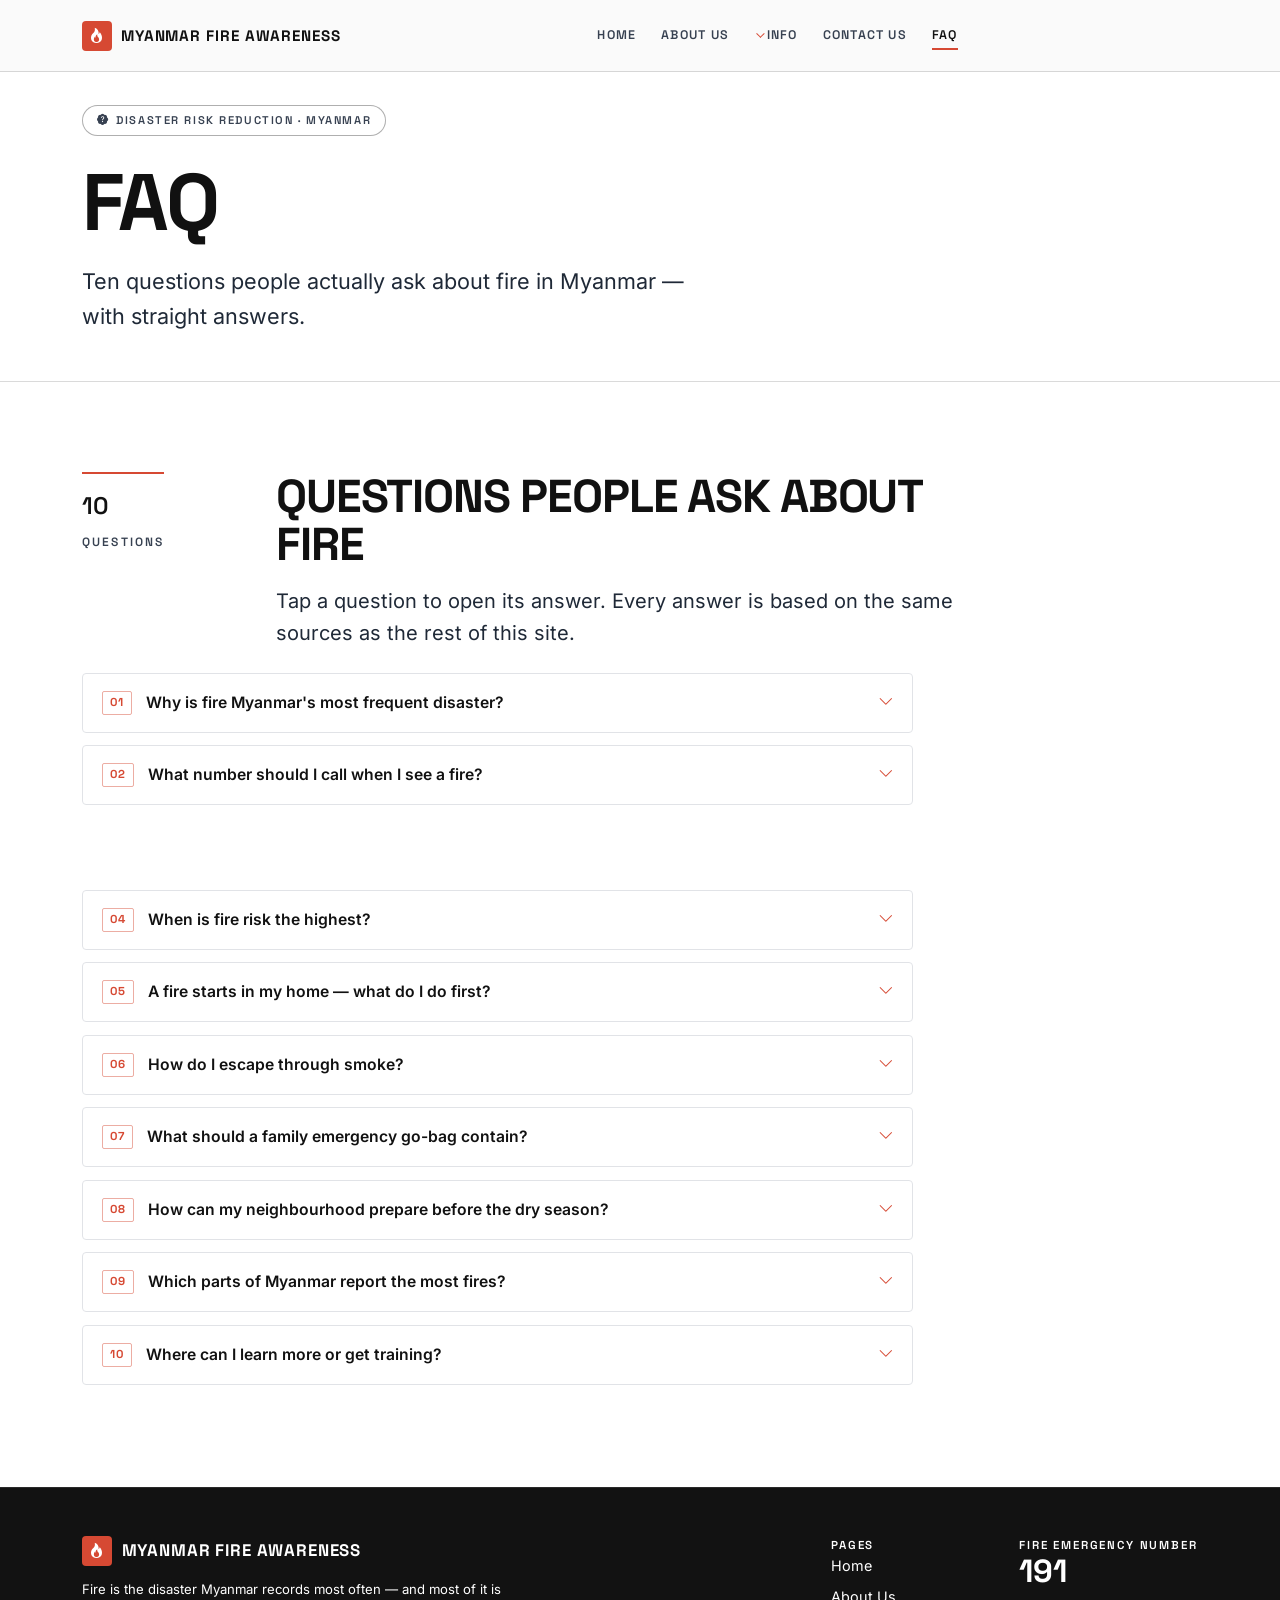
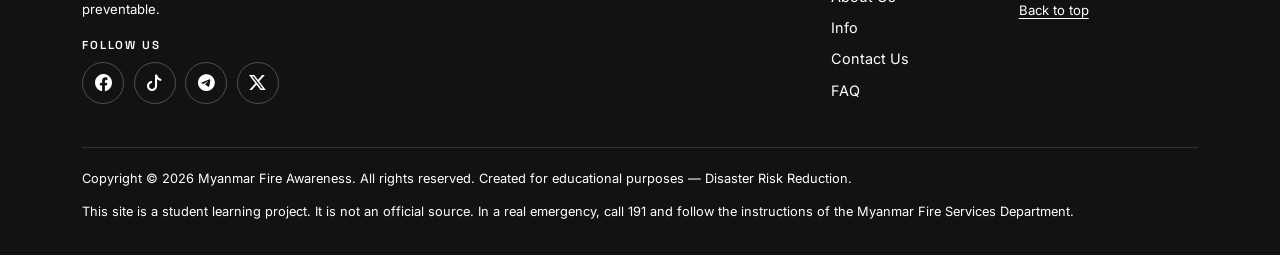
<file: faq.html>
<!DOCTYPE html>

<html lang="en">
<head>
  <meta charset="UTF-8">
  <meta name="viewport" content="width=device-width, initial-scale=1.0">

  <title>FAQ – Myanmar Fire Awareness</title>
  <meta name="description"
        content="Ten questions people ask about fire in Myanmar, with plain answers: emergency numbers, causes, escape, go-bags, community preparation and training.">
  <meta name="author" content="Year 9 Disaster Risk Reduction project">
  <meta name="theme-color" content="#D64933">

  <link rel="icon" type="image/svg+xml" href="images/favicon.svg">
  <link rel="icon" type="image/png" href="images/favicon.png">
  <link rel="apple-touch-icon" href="images/favicon.png">

  <link rel="stylesheet" href="css/fonts.css">
  <link rel="stylesheet" href="vendor/bootstrap.min.css">
  <link rel="stylesheet" href="vendor/bootstrap-icons.css">
  <link rel="stylesheet" href="css/style.css">
</head>

<body data-page="faq">

<a class="skip-link" href="#main-content">Skip to main content</a>


<header class="site-header">
  <nav class="navbar navbar-expand-lg" id="siteNavbar" aria-label="Main navigation">
    <div class="container">
      <a class="navbar-brand order-lg-1" href="index.html">
        <span class="brand-mark" aria-hidden="true"><i class="bi bi-fire"></i></span>
        <span class="brand-full">Myanmar Fire Awareness</span>
        <span class="brand-short">Myanmar Fire</span>
      </a>
      <button class="navbar-toggler" type="button"
                data-bs-toggle="collapse" data-bs-target="#mainMenu"
                aria-controls="mainMenu" aria-expanded="false"
                aria-label="Open menu" data-lang-key="nav.menu" data-lang-attr="aria-label">
          <span class="navbar-toggler-icon"></span>
      </button>
      <div class="collapse navbar-collapse order-lg-2" id="mainMenu">
        <ul class="navbar-nav centred">
          <li class="nav-item"><a class="nav-link" href="index.html"   data-navlink="home"    aria-current="page">Home</a></li>
          <li class="nav-item"><a class="nav-link" href="about.html"   data-navlink="about">About Us</a></li>
          <li class="nav-item dropdown info-dropdown"><a class="nav-link dropdown-toggle" href="info.html" data-navlink="info" role="button" data-bs-toggle="dropdown" aria-expanded="false">Info</a><ul class="dropdown-menu"><li><a class="dropdown-item" href="info.html#panel-causes">Causes</a></li><li><a class="dropdown-item" href="info.html#panel-stats">Statistics</a></li><li><a class="dropdown-item" href="info.html#panel-prepared">Preparedness</a></li><li><a class="dropdown-item" href="info.html#panel-refs">References</a></li><li><hr class="dropdown-divider"></li><li><a class="dropdown-item" href="info.html#emergency-numbers">Emergency numbers</a></li></ul></li>
          <li class="nav-item"><a class="nav-link" href="contact.html" data-navlink="contact">Contact Us</a></li>
          <li class="nav-item"><a class="nav-link" href="faq.html"     data-navlink="faq">FAQ</a></li>
        </ul>
      </div>
    </div>
  </nav>
</header>

<main id="main-content">

  
  <section class="page-header">
    <div class="container hero-inner">
      <p class="hero-badge page-header-anim">
        <i class="bi bi-patch-question-fill" aria-hidden="true"></i>
        <span>Disaster Risk Reduction · Myanmar</span>
      </p>
      <h1 class="display-title page-header-anim">FAQ</h1>
      <p class="hero-sub page-header-anim mb-0">
        Ten questions people actually ask about fire in Myanmar — with straight answers.
      </p>
    </div>
  </section>


  
  <section class="section band-white" id="questions">
    <div class="container">
      <div class="row g-4 g-lg-5 mb-4">
        <div class="col-lg-2">
          <p class="margin-label">
            <span class="num" data-num-static="10">10</span>
            <span>questions</span>
          </p>
        </div>
        <div class="col-lg-8">
          <h2 class="section-title">Questions people ask about fire</h2>
          <p class="lead-text">
            Tap a question to open its answer. Every answer is based on the same sources as
            the rest of this site.
          </p>
        </div>
      </div>

      <div class="row">
        <div class="col-lg-9">

          
          <details class="qna-item">
            <summary>
              <span class="q-num" data-num-static="01">01</span>
              <span class="q-text">Why is fire Myanmar's most frequent disaster?</span>
              <i class="bi bi-chevron-down q-chevron" aria-hidden="true"></i>
            </summary>
            <p class="qna-answer">
              Fires are recorded more often than floods or storms — usually 900 to 2,100
              outbreaks every year. The long dry season, flammable bamboo and timber housing,
              and small everyday mistakes around cooking and wiring all combine to make fires
              the most common hazard.
            </p>
          </details>

          
          <details class="qna-item">
            <summary>
              <span class="q-num" data-num-static="02">02</span>
              <span class="q-text">What number should I call when I see a fire?</span>
              <i class="bi bi-chevron-down q-chevron" aria-hidden="true"></i>
            </summary>
            <p class="qna-answer">
              Call 191 for the fire service and rescue — it is free and works 24 hours.
              Ambulance is 192, police is 199, and the Myanmar Red Cross is 01-295-133. Save
              all four in your phone before you ever need them.
            </p>
          </details>

          
          <details class="qna-item">
            <summary>
              <span class="q-num" data-num-static="03">03</span>
              <span class="q-text">What causes most house fires in Myanmar?</span>
              <i class="bi bi-chevron-down q-chevron" aria-hidden="true"></i>
            </summary>
            <p class="qna-answer">
              Negligence with open flames — cooking left unattended, candles during power
              cuts — plus faulty electrical wiring, discarded cigarettes and agricultural
              burning. Fire officers say most of these are entirely preventable.
            </p>
          </details>

          
          <details class="qna-item">
            <summary>
              <span class="q-num" data-num-static="04">04</span>
              <span class="q-text">When is fire risk the highest?</span>
              <i class="bi bi-chevron-down q-chevron" aria-hidden="true"></i>
            </summary>
            <p class="qna-answer">
              During the dry season, roughly November to May, and especially March to May.
              The heat, wind and dry vegetation turn wood, bamboo and thatch into fuel, so a
              single spark can take a whole lane of houses.
            </p>
          </details>

          
          <details class="qna-item">
            <summary>
              <span class="q-num" data-num-static="05">05</span>
              <span class="q-text">A fire starts in my home — what do I do first?</span>
              <i class="bi bi-chevron-down q-chevron" aria-hidden="true"></i>
            </summary>
            <p class="qna-answer">
              Shout to warn everyone, call 191, then leave immediately by the nearest safe
              exit and stay out. Never go back for belongings or animals. If your clothes
              catch fire: stop, drop to the ground and roll.
            </p>
          </details>

          
          <details class="qna-item">
            <summary>
              <span class="q-num" data-num-static="06">06</span>
              <span class="q-text">How do I escape through smoke?</span>
              <i class="bi bi-chevron-down q-chevron" aria-hidden="true"></i>
            </summary>
            <p class="qna-answer">
              Stay low and crawl — the cleanest air stays near the floor. Cover your nose and
              mouth with a damp cloth. Feel a door with the back of your hand before opening
              it; if it is hot, use another way out.
            </p>
          </details>

          
          <details class="qna-item">
            <summary>
              <span class="q-num" data-num-static="07">07</span>
              <span class="q-text">What should a family emergency go-bag contain?</span>
              <i class="bi bi-chevron-down q-chevron" aria-hidden="true"></i>
            </summary>
            <p class="qna-answer">
              Drinking water, a torch with spare batteries, a first-aid kit, a whistle, copies
              of important documents, some cash and any medicine your family needs. Keep it
              where everyone can grab it in seconds.
            </p>
          </details>

          
          <details class="qna-item">
            <summary>
              <span class="q-num" data-num-static="08">08</span>
              <span class="q-text">How can my neighbourhood prepare before the dry season?</span>
              <i class="bi bi-chevron-down q-chevron" aria-hidden="true"></i>
            </summary>
            <p class="qna-answer">
              Hold a fire drill and agree a meeting point, keep lanes and exits clear, check
              electrical connections, organise a volunteer fire watch with the township fire
              station, and make sure every household knows the 191 number.
            </p>
          </details>

          
          <details class="qna-item">
            <summary>
              <span class="q-num" data-num-static="09">09</span>
              <span class="q-text">Which parts of Myanmar report the most fires?</span>
              <i class="bi bi-chevron-down q-chevron" aria-hidden="true"></i>
            </summary>
            <p class="qna-answer">
              Between January and October 2025, Yangon Region recorded 180 fires, Mandalay
              132 and Shan State 101. Five regions — Yangon, Mandalay, Ayeyarwady, Sagaing
              and Bago — account for about 63% of all cases.
            </p>
          </details>

          
          <details class="qna-item">
            <summary>
              <span class="q-num" data-num-static="10">10</span>
              <span class="q-text">Where can I learn more or get training?</span>
              <i class="bi bi-chevron-down q-chevron" aria-hidden="true"></i>
            </summary>
            <p class="qna-answer">
              Ask your township fire station (MFSD) about free drills and demonstrations,
              take a first-aid course with the Myanmar Red Cross, or read the UN-Habitat fire
              manual — all of them are linked on our Info page, under References.
            </p>
          </details>

        </div>
      </div>
    </div>
  </section>

</main>


<footer class="site-footer">
  <div class="container">
    <div class="row g-2 align-items-start footer-cols">

      <div class="col-lg-5 me-lg-auto">
        <p class="footer-brand">
          <span class="brand-mark" aria-hidden="true"><i class="bi bi-fire"></i></span>
          <span>Myanmar Fire Awareness</span>
        </p>
        <p class="small-note mb-3">
          Fire is the disaster Myanmar records most often — and most of it is preventable.
        </p>
        
        <p class="eyebrow" style="color:#374151;">Follow us</p>
        <div class="social-row">
          <a class="social-btn" href="#" aria-label="Our Facebook page">
            <i class="bi bi-facebook" aria-hidden="true"></i>
          </a>
          <a class="social-btn" href="#" aria-label="Our TikTok account">
            <i class="bi bi-tiktok" aria-hidden="true"></i>
          </a>
          <a class="social-btn" href="#" aria-label="Our Telegram channel">
            <i class="bi bi-telegram" aria-hidden="true"></i>
          </a>
          <a class="social-btn" href="#" aria-label="Our Twitter (X) account">
            <i class="bi bi-twitter-x" aria-hidden="true"></i>
          </a>
        </div>
      </div>

      <div class="col-lg-3 col-xl-2">
        <p class="eyebrow" style="color:#374151;">Pages</p>
        <ul class="list-unstyled small-note mb-0 footer-links">
          <li><a href="index.html">Home</a></li>
          <li><a href="about.html">About Us</a></li>
          <li><a href="info.html">Info</a></li>
          <li><a href="contact.html">Contact Us</a></li>
          <li><a href="faq.html">FAQ</a></li>
        </ul>
      </div>

      <div class="col-lg-3 col-xl-2">
        <p class="eyebrow" style="color:#374151;">Fire emergency number</p>
        <p style="font-family:var(--font-display);font-size:2rem;font-weight:700;color:#FF6B47;line-height:1;margin:0 0 .5rem;">
          191
        </p>
        <a href="#main-content" id="backToTop" class="small-note"
           style="text-decoration:underline;">Back to top</a>
      </div>
    </div>

    <div class="footer-bottom">
      <p class="mb-0">
        <span>Copyright &copy; 2026 Myanmar Fire Awareness. All rights reserved.</span>
        <span class="d-block d-sm-inline mt-1 mt-sm-0">Created for educational purposes — Disaster Risk Reduction.</span>
      </p>
      <p class="mb-0">
        This site is a student learning project. It is not an official source. In a real
        emergency, call 191 and follow the instructions of the Myanmar Fire Services Department.
      </p>
    </div>
  </div>
</footer>


<script src="vendor/bootstrap.bundle.min.js"></script>
<script src="vendor/gsap.min.js"></script>
<script src="js/main.js"></script>
</body>
</html>
</file>
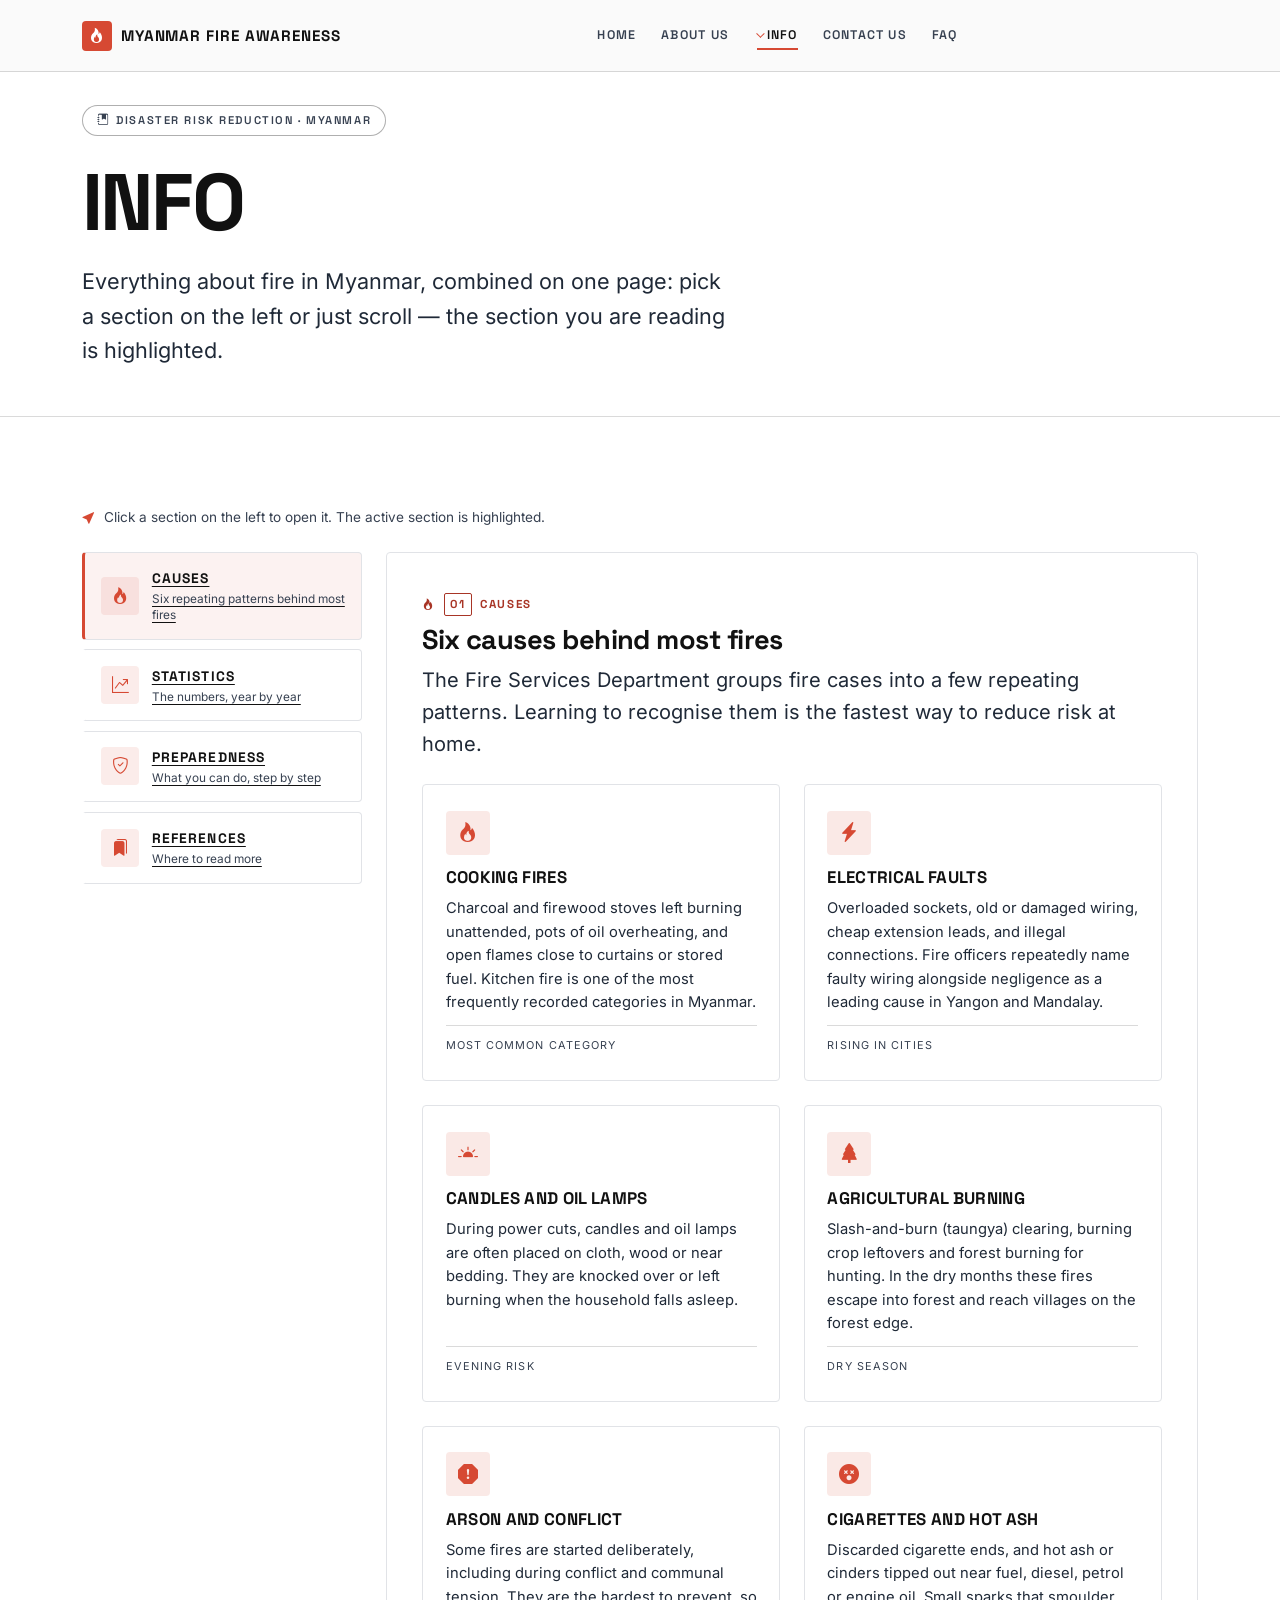
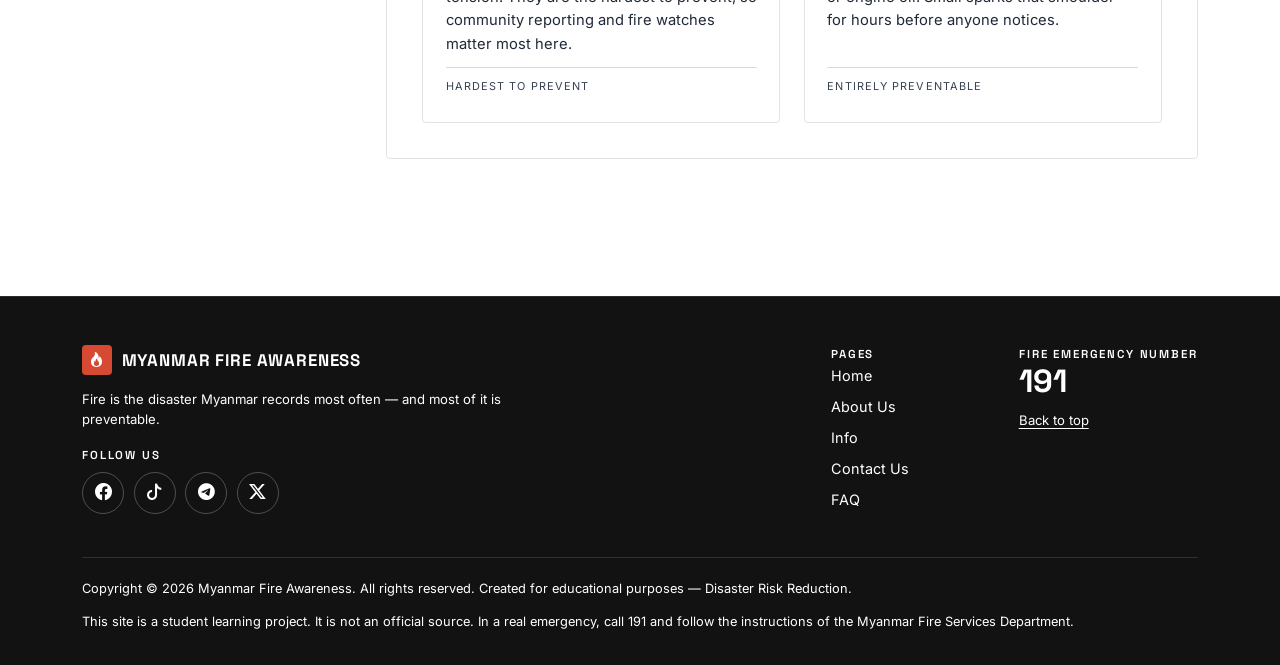
<file: info.html>
<!DOCTYPE html>

<html lang="en">
<head>
  <meta charset="UTF-8">
  <meta name="viewport" content="width=device-width, initial-scale=1.0">

  <title>Info – Myanmar Fire Awareness</title>
  <meta name="description"
        content="Fire in Myanmar, combined on one page: causes, statistics, preparedness and references. Click a tab to open each section.">
  <meta name="author" content="Year 9 Disaster Risk Reduction project">
  <meta name="theme-color" content="#D64933">

  <link rel="icon" type="image/svg+xml" href="images/favicon.svg">
  <link rel="icon" type="image/png" href="images/favicon.png">
  <link rel="apple-touch-icon" href="images/favicon.png">

  <link rel="stylesheet" href="css/fonts.css">
  <link rel="stylesheet" href="vendor/bootstrap.min.css">
  <link rel="stylesheet" href="vendor/bootstrap-icons.css">
  <link rel="stylesheet" href="css/style.css">
</head>

<body data-page="info">

<a class="skip-link" href="#main-content">Skip to main content</a>


<header class="site-header">
  <nav class="navbar navbar-expand-lg" id="siteNavbar" aria-label="Main navigation">
    <div class="container">
      <a class="navbar-brand order-lg-1" href="index.html">
        <span class="brand-mark" aria-hidden="true"><i class="bi bi-fire"></i></span>
        <span class="brand-full">Myanmar Fire Awareness</span>
        <span class="brand-short">Myanmar Fire</span>
      </a>
      <button class="navbar-toggler" type="button"
                data-bs-toggle="collapse" data-bs-target="#mainMenu"
                aria-controls="mainMenu" aria-expanded="false"
                aria-label="Open menu" data-lang-key="nav.menu" data-lang-attr="aria-label">
          <span class="navbar-toggler-icon"></span>
      </button>
      <div class="collapse navbar-collapse order-lg-2" id="mainMenu">
        <ul class="navbar-nav centred">
          <li class="nav-item"><a class="nav-link" href="index.html"   data-navlink="home"    aria-current="page">Home</a></li>
          <li class="nav-item"><a class="nav-link" href="about.html"   data-navlink="about">About Us</a></li>
          <li class="nav-item dropdown info-dropdown"><a class="nav-link dropdown-toggle" href="info.html" data-navlink="info" role="button" data-bs-toggle="dropdown" aria-expanded="false">Info</a><ul class="dropdown-menu"><li><a class="dropdown-item" href="info.html#panel-causes">Causes</a></li><li><a class="dropdown-item" href="info.html#panel-stats">Statistics</a></li><li><a class="dropdown-item" href="info.html#panel-prepared">Preparedness</a></li><li><a class="dropdown-item" href="info.html#panel-refs">References</a></li><li><hr class="dropdown-divider"></li><li><a class="dropdown-item" href="info.html#emergency-numbers">Emergency numbers</a></li></ul></li>
          <li class="nav-item"><a class="nav-link" href="contact.html" data-navlink="contact">Contact Us</a></li>
          <li class="nav-item"><a class="nav-link" href="faq.html"     data-navlink="faq">FAQ</a></li>
        </ul>
      </div>
    </div>
  </nav>
</header>

<main id="main-content">

  
  <section class="page-header">
    <div class="container hero-inner">
      <p class="hero-badge page-header-anim">
        <i class="bi bi-journal-bookmark-fill" aria-hidden="true"></i>
        <span>Disaster Risk Reduction · Myanmar</span>
      </p>
      <h1 class="display-title page-header-anim">Info</h1>
      <p class="hero-sub page-header-anim mb-0">
        Everything about fire in Myanmar, combined on one page: pick a section on the left or just scroll — the section you are reading is highlighted.
      </p>
    </div>
  </section>


  
  <section class="section band-white" id="info">
    <div class="container">

      
      <p class="info-hint">
        <i class="bi bi-cursor-fill" aria-hidden="true"></i>
        <span>
          Click a section on the left to open it. The active section is highlighted.
        </span>
      </p>

      <div class="info-layout" tabindex="0">

        
        <nav class="info-tabs" id="infoTabs" aria-label="Information sections">
          <a class="info-tab is-open" id="tab-causes" href="#panel-causes"
             aria-current="true">
            <span class="t-icon" aria-hidden="true"><i class="bi bi-fire"></i></span>
            <span class="t-text">
              <span class="t-title">Causes</span>
              <span class="t-desc">Six repeating patterns behind most fires</span>
            </span>
          </a>

          <a class="info-tab" id="tab-stats" href="#panel-stats">
            <span class="t-icon" aria-hidden="true"><i class="bi bi-graph-up-arrow"></i></span>
            <span class="t-text">
              <span class="t-title">Statistics</span>
              <span class="t-desc">The numbers, year by year</span>
            </span>
          </a>

          <a class="info-tab" id="tab-prepared" href="#panel-prepared">
            <span class="t-icon" aria-hidden="true"><i class="bi bi-shield-check"></i></span>
            <span class="t-text">
              <span class="t-title">Preparedness</span>
              <span class="t-desc">What you can do, step by step</span>
            </span>
          </a>

          <a class="info-tab" id="tab-refs" href="#panel-refs">
            <span class="t-icon" aria-hidden="true"><i class="bi bi-bookmarks-fill"></i></span>
            <span class="t-text">
              <span class="t-title">References</span>
              <span class="t-desc">Where to read more</span>
            </span>
          </a>
        </nav>

        
        <div class="info-panels">

          
          <section class="info-panel is-open" id="panel-causes"
                   aria-labelledby="tab-causes">
            <div class="info-panel-inner">

                <div class="info-panel-head">
                  <span class="panel-kicker">
                    <i class="bi bi-fire" aria-hidden="true"></i>
                    <span class="k-num" data-num-static="01">01</span>
                    <span>Causes</span>
                  </span>
                  <h2>Six causes behind most fires</h2>
                  <p class="lead-text">
                    The Fire Services Department groups fire cases into a few repeating patterns.
                    Learning to recognise them is the fastest way to reduce risk at home.
                  </p>
                </div>

                <div class="row g-4">
                  
                  <div class="col-md-6">
                    <article class="cause-card">
                      <span class="icon" aria-hidden="true"><i class="bi bi-fire"></i></span>
                      <h3>Cooking fires</h3>
                      <p>
                        Charcoal and firewood stoves left burning unattended, pots of oil overheating,
                        and open flames close to curtains or stored fuel. Kitchen fire is one of the most
                        frequently recorded categories in Myanmar.
                      </p>
                      <span class="tag">Most common category</span>
                    </article>
                  </div>

                  
                  <div class="col-md-6">
                    <article class="cause-card">
                      <span class="icon" aria-hidden="true"><i class="bi bi-lightning-charge-fill"></i></span>
                      <h3>Electrical faults</h3>
                      <p>
                        Overloaded sockets, old or damaged wiring, cheap extension leads, and illegal
                        connections. Fire officers repeatedly name faulty wiring alongside negligence as
                        a leading cause in Yangon and Mandalay.
                      </p>
                      <span class="tag">Rising in cities</span>
                    </article>
                  </div>

                  
                  <div class="col-md-6">
                    <article class="cause-card">
                      <span class="icon" aria-hidden="true"><i class="bi bi-brightness-alt-high-fill"></i></span>
                      <h3>Candles and oil lamps</h3>
                      <p>
                        During power cuts, candles and oil lamps are often placed on cloth, wood or near
                        bedding. They are knocked over or left burning when the household falls asleep.
                      </p>
                      <span class="tag">Evening risk</span>
                    </article>
                  </div>

                  
                  <div class="col-md-6">
                    <article class="cause-card">
                      <span class="icon" aria-hidden="true"><i class="bi bi-tree-fill"></i></span>
                      <h3>Agricultural burning</h3>
                      <p>
                        Slash-and-burn (taungya) clearing, burning crop leftovers and forest burning for
                        hunting. In the dry months these fires escape into forest and reach villages on
                        the forest edge.
                      </p>
                      <span class="tag">Dry season</span>
                    </article>
                  </div>

                  
                  <div class="col-md-6">
                    <article class="cause-card">
                      <span class="icon" aria-hidden="true"><i class="bi bi-exclamation-octagon-fill"></i></span>
                      <h3>Arson and conflict</h3>
                      <p>
                        Some fires are started deliberately, including during conflict and communal
                        tension. They are the hardest to prevent, so community reporting and fire watches
                        matter most here.
                      </p>
                      <span class="tag">Hardest to prevent</span>
                    </article>
                  </div>

                  
                  <div class="col-md-6">
                    <article class="cause-card">
                      <span class="icon" aria-hidden="true"><i class="bi bi-emoji-dizzy-fill"></i></span>
                      <h3>Cigarettes and hot ash</h3>
                      <p>
                        Discarded cigarette ends, and hot ash or cinders tipped out near fuel, diesel,
                        petrol or engine oil. Small sparks that smoulder for hours before anyone notices.
                      </p>
                      <span class="tag">Entirely preventable</span>
                    </article>
                  </div>
                </div>

              </div>
          </section>

          
          <section class="info-panel" id="panel-stats"
             aria-labelledby="tab-stats">
              <div class="info-panel-inner">

                <div class="info-panel-head">
                  <span class="panel-kicker">
                    <i class="bi bi-graph-up-arrow" aria-hidden="true"></i>
                    <span class="k-num" data-num-static="02">02</span>
                    <span>Statistics</span>
                  </span>
                  <h2>The numbers, year by year</h2>
                  <p class="lead-text">
                    Fire data in Myanmar is collected by township fire stations and published by the
                    Fire Services Department. The figures below are the most recent official statements.
                  </p>
                </div>

                
                <div class="row g-4">
                  <div class="col-12 col-md-6">
                    <article class="stat-card">
                      <p class="stat-number">
                        <span data-countup="1507">1,507</span><span class="suffix"></span>
                      </p>
                      <p class="stat-label">
                        Fire outbreaks recorded nationwide in 2022
                      </p>
                      <p class="stat-source">
                        MFSD, via Global New Light of Myanmar
                      </p>
                    </article>
                  </div>

                  <div class="col-12 col-md-6">
                    <article class="stat-card">
                      <p class="stat-number">
                        <span data-countup="96">96</span><span class="suffix"></span>
                      </p>
                      <p class="stat-label">
                        Deaths from fire in 2022, with 139 people injured
                      </p>
                      <p class="stat-source">
                        MFSD, 2022 annual figures
                      </p>
                    </article>
                  </div>

                  <div class="col-12 col-md-6">
                    <article class="stat-card">
                      <p class="stat-number">
                        <span data-countup="850">850</span><span class="suffix"></span>
                      </p>
                      <p class="stat-label">
                        Fires reported from January to October 2025
                      </p>
                      <p class="stat-source">
                        MFSD, statement of 25 November 2025
                      </p>
                    </article>
                  </div>

                  <div class="col-12 col-md-6">
                    <article class="stat-card">
                      <p class="stat-number">
                        <span data-countup="180">180</span><span class="suffix"></span>
                      </p>
                      <p class="stat-label">
                        Fires in Yangon Region, January to October 2025 — the highest of any region
                      </p>
                      <p class="stat-source">
                        MFSD (Mandalay 132, Shan 101)
                      </p>
                    </article>
                  </div>
                </div>

                
                <div class="mt-4">
                  <p class="eyebrow mb-2">More figures worth knowing</p>
                  <ul class="fact-list">
                    <li>
                      <span class="k" data-num-static="63%">63%</span>
                      <span class="v">
                        <span>of all fire cases happen in five regions — Yangon, Mandalay, Ayeyarwady, Sagaing and Bago</span>
                        <span class="stat-source d-block">OCHA / Logistics Cluster, Myanmar</span>
                      </span>
                    </li>
                    <li>
                      <span class="k" data-num-static="132">132</span>
                      <span class="v">
                        <span>fires in Mandalay Region, January to October 2025</span>
                        <span class="stat-source d-block">MFSD</span>
                      </span>
                    </li>
                    <li>
                      <span class="k" data-num-static="101">101</span>
                      <span class="v">
                        <span>fires in Shan State, January to October 2025</span>
                        <span class="stat-source d-block">MFSD</span>
                      </span>
                    </li>
                    <li>
                      <span class="k" data-num-static="2,644">2,644</span>
                      <span class="v">
                        <span>houses damaged by fire, January to October 2025, plus 13 factories and 38 warehouses</span>
                        <span class="stat-source d-block">MFSD</span>
                      </span>
                    </li>
                    <li>
                      <span class="k" data-num-static="7">7</span>
                      <span class="v">
                        <span>months of dry weather each year, when fire risk is highest</span>
                        <span class="stat-source d-block">UN-Habitat Myanmar fire manual</span>
                      </span>
                    </li>
                  </ul>

                  
                  <div class="disclaimer mt-4">
                    Note: these statistics are approximate and are based on available reports from the
                    Myanmar Fire Services Department, OCHA Myanmar and UN-Habitat. Different sources count
                    fires in different ways (for example, whether crop or forest fires are included), so
                    totals will not always match exactly. Always check the latest official figures before
                    quoting a number in your own project.
                  </div>
                </div>

              </div>
          </section>

          
          <section class="info-panel" id="panel-prepared"
             aria-labelledby="tab-prepared">
              <div class="info-panel-inner">

                <div class="info-panel-head">
                  <span class="panel-kicker">
                    <i class="bi bi-shield-check" aria-hidden="true"></i>
                    <span class="k-num" data-num-static="03">03</span>
                    <span>Preparedness</span>
                  </span>
                  <h2>What you can do, step by step</h2>
                  <p class="lead-text">
                    Almost every item here costs nothing. These are the habits the Myanmar Fire
                    Services Department asks families to follow all year, and especially from March to May.
                  </p>
                </div>

                <div class="row g-4">
                  
                  <div class="col-md-6">
                    <article class="tip-card is-safe">
                      <span class="step">01</span>
                      <h3>Home fire safety</h3>
                      <ul>
                        <li>Keep a bucket of water, sand and a fire extinguisher near the kitchen.</li>
                        <li>Never leave cooking, candles or oil lamps burning when you leave the room or sleep.</li>
                        <li>Keep exits, stairs and doorways clear — no stored sacks or boxes blocking the way out.</li>
                        <li>Keep matches and lighters out of reach of children.</li>
                        <li>Check smoke alarms monthly if your home has them, and test the battery.</li>
                      </ul>
                    </article>
                  </div>

                  
                  <div class="col-md-6">
                    <article class="tip-card is-safe">
                      <span class="step">02</span>
                      <h3>Electrical safety</h3>
                      <ul>
                        <li>Do not plug many appliances into one socket or daisy-chain extension leads.</li>
                        <li>Replace cracked plugs, frayed cords and old wiring — ask a qualified electrician.</li>
                        <li>Keep cables away from cooking heat and never run them under mats or bedding.</li>
                        <li>Switch off and unplug appliances before a storm or a long absence.</li>
                        <li>Never use water on an electrical fire — switch off the power first.</li>
                      </ul>
                    </article>
                  </div>

                  
                  <div class="col-md-6">
                    <article class="tip-card is-safe">
                      <span class="step">03</span>
                      <h3>Cooking safety</h3>
                      <ul>
                        <li>Place stoves on a stable, non-flammable surface, away from curtains and bamboo walls.</li>
                        <li>Turn pot handles inward so they cannot be knocked over.</li>
                        <li>Put out charcoal completely with water and stir the ash before disposing of it.</li>
                        <li>Never pour water into hot oil — cover the pan and turn off the heat.</li>
                        <li>Store fuel, kerosene and gas cylinders well away from the stove.</li>
                      </ul>
                    </article>
                  </div>

                  
                  <div class="col-md-6">
                    <article class="tip-card is-danger">
                      <span class="step">04</span>
                      <h3>If a fire starts</h3>
                      <ul>
                        <li>Raise the alarm — shout, knock on doors, warn your neighbours.</li>
                        <li>Call 191 and give your address and nearest landmark clearly.</li>
                        <li>Get out by the nearest safe exit; crawl low under smoke.</li>
                        <li>Never go back inside for belongings or animals — wait for firefighters.</li>
                        <li>If your clothes catch fire: stop, drop to the ground and roll to smother the flames.</li>
                      </ul>
                    </article>
                  </div>
                </div>

                
                <div class="emergency-row mt-4" id="emergency-numbers">
                  <p class="eyebrow mb-3">Emergency numbers in Myanmar</p>
                  <div class="row g-4 align-items-center">
                    <div class="col-6 col-lg-3">
                      <div class="emergency-item">
                        <span class="n">191</span>
                        <span class="t">Fire and rescue</span>
                      </div>
                    </div>
                    <div class="col-6 col-lg-3">
                      <div class="emergency-item">
                        <span class="n">192</span>
                        <span class="t">Ambulance</span>
                      </div>
                    </div>
                    <div class="col-6 col-lg-3">
                      <div class="emergency-item">
                        <span class="n">199</span>
                        <span class="t">Police</span>
                      </div>
                    </div>
                    <div class="col-6 col-lg-3">
                      <div class="emergency-item">
                        <span class="n n-long">01-295-133</span>
                        <span class="t">Myanmar Red Cross</span>
                      </div>
                    </div>
                  </div>
                  <hr class="rule my-4">
                  <p class="small-note mb-0">
                    Save these numbers in every family member's phone today, and agree on one meeting
                    place outside your home.
                  </p>
                </div>

                
                <div class="mt-4">
                  <p class="eyebrow">Why it works</p>
                  <p class="mb-0">
                    Fire officers in Myanmar repeat one message: most fires start from a small,
                    ordinary mistake that nobody noticed in time. Clearing an exit, checking a plug or
                    turning off a stove takes seconds. Rebuilding a house takes years.
                  </p>
                </div>

              </div>
          </section>

          
          <section class="info-panel" id="panel-refs"
             aria-labelledby="tab-refs">
              <div class="info-panel-inner">

                <div class="info-panel-head">
                  <span class="panel-kicker">
                    <i class="bi bi-bookmarks-fill" aria-hidden="true"></i>
                    <span class="k-num" data-num-static="04">04</span>
                    <span>References</span>
                  </span>
                  <h2>Where to read more</h2>
                  <p class="lead-text">
                    All links open in a new tab. Use these organisations for your own research and check
                    the date of any figure you quote.
                  </p>
                </div>

                <ul class="list-unstyled mb-0">
                  <li>
                    <a class="resource-item"
                       href="https://www.un-spider.org/myanmar-fire-service-department"
                       target="_blank" rel="noopener noreferrer">
                      <span class="r-head">
                        <h3>Myanmar Fire Services Department</h3>
                        <span class="r-ext" aria-hidden="true"><i class="bi bi-box-arrow-up-right"></i></span>
                      </span>
                      <p>
                        The national fire and rescue service: prevention advice, rescue operations and
                        fire statistics.
                      </p>
                    </a>
                  </li>

                  <li>
                    <a class="resource-item"
                       href="https://www.redcross.org.mm"
                       target="_blank" rel="noopener noreferrer">
                      <span class="r-head">
                        <h3>Myanmar Red Cross Society</h3>
                        <span class="r-ext" aria-hidden="true"><i class="bi bi-box-arrow-up-right"></i></span>
                      </span>
                      <p>
                        First aid, emergency response, and community-based disaster risk reduction
                        across Myanmar.
                      </p>
                    </a>
                  </li>

                  <li>
                    <a class="resource-item"
                       href="https://www.unocha.org/myanmar"
                       target="_blank" rel="noopener noreferrer">
                      <span class="r-head">
                        <h3>OCHA Myanmar</h3>
                        <span class="r-ext" aria-hidden="true"><i class="bi bi-box-arrow-up-right"></i></span>
                      </span>
                      <p>
                        UN Office for the Coordination of Humanitarian Affairs — situation reports on
                        fires and other disasters.
                      </p>
                    </a>
                  </li>

                  <li>
                    <a class="resource-item"
                       href="https://www.adpc.net"
                       target="_blank" rel="noopener noreferrer">
                      <span class="r-head">
                        <h3>ADPC — Asian Disaster Preparedness Center</h3>
                        <span class="r-ext" aria-hidden="true"><i class="bi bi-box-arrow-up-right"></i></span>
                      </span>
                      <p>
                        Regional training, research and policy work on disaster risk reduction,
                        including urban fires.
                      </p>
                    </a>
                  </li>

                  <li>
                    <a class="resource-item"
                       href="https://unhabitatmyanmar.org/wp-content/uploads/2015/03/MANUAL-ON-FIRE-Causes-Effects-Preparedness_English.pdf"
                       target="_blank" rel="noopener noreferrer">
                      <span class="r-head">
                        <h3>UN-Habitat: Manual on Fire (Myanmar)</h3>
                        <span class="r-ext" aria-hidden="true"><i class="bi bi-box-arrow-up-right"></i></span>
                      </span>
                      <p>
                        A free PDF manual on the causes, effects and preparedness measures for fire in
                        Myanmar's settlements.
                      </p>
                    </a>
                  </li>

                  <li>
                    <a class="resource-item"
                       href="https://reliefweb.int/country/mmr"
                       target="_blank" rel="noopener noreferrer">
                      <span class="r-head">
                        <h3>ReliefWeb — Myanmar</h3>
                        <span class="r-ext" aria-hidden="true"><i class="bi bi-box-arrow-up-right"></i></span>
                      </span>
                      <p>
                        Latest humanitarian updates and assessment reports for Myanmar, updated
                        continuously.
                      </p>
                    </a>
                  </li>
                </ul>

              </div>
          </section>

        </div>
      </div>
    </div>
  </section>

</main>


<footer class="site-footer">
  <div class="container">
    <div class="row g-2 align-items-start footer-cols">

      <div class="col-lg-5 me-lg-auto">
        <p class="footer-brand">
          <span class="brand-mark" aria-hidden="true"><i class="bi bi-fire"></i></span>
          <span>Myanmar Fire Awareness</span>
        </p>
        <p class="small-note mb-3">
          Fire is the disaster Myanmar records most often — and most of it is preventable.
        </p>
        
        <p class="eyebrow" style="color:#374151;">Follow us</p>
        <div class="social-row">
          <a class="social-btn" href="#" aria-label="Our Facebook page">
            <i class="bi bi-facebook" aria-hidden="true"></i>
          </a>
          <a class="social-btn" href="#" aria-label="Our TikTok account">
            <i class="bi bi-tiktok" aria-hidden="true"></i>
          </a>
          <a class="social-btn" href="#" aria-label="Our Telegram channel">
            <i class="bi bi-telegram" aria-hidden="true"></i>
          </a>
          <a class="social-btn" href="#" aria-label="Our Twitter (X) account">
            <i class="bi bi-twitter-x" aria-hidden="true"></i>
          </a>
        </div>
      </div>

      <div class="col-lg-3 col-xl-2">
        <p class="eyebrow" style="color:#374151;">Pages</p>
        <ul class="list-unstyled small-note mb-0 footer-links">
          <li><a href="index.html">Home</a></li>
          <li><a href="about.html">About Us</a></li>
          <li><a href="info.html">Info</a></li>
          <li><a href="contact.html">Contact Us</a></li>
          <li><a href="faq.html">FAQ</a></li>
        </ul>
      </div>

      <div class="col-lg-3 col-xl-2">
        <p class="eyebrow" style="color:#374151;">Fire emergency number</p>
        <p style="font-family:var(--font-display);font-size:2rem;font-weight:700;color:#FF6B47;line-height:1;margin:0 0 .5rem;">
          191
        </p>
        <a href="#main-content" id="backToTop" class="small-note"
           style="text-decoration:underline;">Back to top</a>
      </div>
    </div>

    <div class="footer-bottom">
      <p class="mb-0">
        <span>Copyright &copy; 2026 Myanmar Fire Awareness. All rights reserved.</span>
        <span class="d-block d-sm-inline mt-1 mt-sm-0">Created for educational purposes — Disaster Risk Reduction.</span>
      </p>
      <p class="mb-0">
        This site is a student learning project. It is not an official source. In a real
        emergency, call 191 and follow the instructions of the Myanmar Fire Services Department.
      </p>
    </div>
  </div>
</footer>


<script src="vendor/bootstrap.bundle.min.js"></script>
<script src="vendor/gsap.min.js"></script>
<script src="js/main.js"></script>
</body>
</html>
</file>
<file: css/style.css>
/* ==========================================================================
   PROJECT:  Year 9 ICT PBL -- Fire Safety in Myanmar
   FILE:     css/style.css  (main custom stylesheet)
   PURPOSE:  Layers the site's editorial look on top of Bootstrap 5.
             Controls colours, fonts, layout, components and animations
             for the whole bilingual (English / Burmese) website.
   AUDIENCE: Year 9 ICT students (about 13-14 years old). Read top to bottom.
   STRUCTURE (sections appear in this order):
     1.  Design tokens (CSS variables in :root)
     3.  Global reset & base elements
     4.  Base typography
     6.  Section & band layout
     7.  Site header & navbar
     8.  Navbar links & dropdown menu
     9.  Nav controls, toggler & editorial buttons
     10. Theme & language toggle switches
     11. Homepage hero
     12. Placeholder boxes & fact lists
     13. Cause cards
     14. Stat cards & disclaimer
     15. Safety tip cards
     16. Emergency numbers row
     17. Quiz cards, options & feedback
     18. Score panel & small buttons
     19. Resource / download items
     20. Site footer (base styles)
     21. Skip link & keyboard focus
     22. Motion preferences & scroll animations
     23. Responsive breakpoints (navbar & general)
     24. Interior page header & eyebrow override
     25. Explore cards (homepage tiles)
     26. Mission & vision cards
     27. Team member cards
     28. Info page (tabs & panels)
     29. Contact form & success state
     30. FAQ / Q&A accordion
     31. Social buttons & footer links
     32. Print styles
     33. Footer contrast & hero fixes (late patches)
   ========================================================================== */

/* ===== 1. CSS CUSTOM PROPERTIES =====
   The :root selector matches the whole document. The variables declared
   here (names starting with two dashes, like --color-bg) are reusable
   values. Any rule below can use them with var(--name). Think of them as
   the site's settings: change a value once here and it updates everywhere. */
:root {
  
/* Page background colour (near-white). */
  --color-bg: #FAFAFA;            
/* Alternate band background (light grey). */
  --color-bg-alt: #F3F4F6;        
/* Card / panel background (pure white). */
  --color-surface: #FFFFFF;       
/* Main body text colour (almost black). */
  --color-text: #111111;          
/* Slightly softer text colour, used for paragraphs. */
  --color-text-soft: #1F2937;     
/* Muted text colour for labels, captions and source notes. */
  --color-muted: #374151;         
/* Brand accent colour (warm red-orange). Used for highlights. */
  --color-accent: #D64933;        
/* Solid shade of the accent, used for button backgrounds. */
  --color-accent-solid: #C8412C;  
/* Darker accent used for link text on light backgrounds. */
  --color-accent-ink: #A83526;    
/* Secondary accent colour (warm orange / amber). */
  --color-secondary: #F4A261;     
/* Darker secondary, used for hover states and contrast. */
  --color-secondary-ink: #E8873C; 
/* Hairline divider colour (semi-transparent black). */
  --color-rule: rgba(26, 26, 26, 0.16);   
/* Stronger divider / border colour. */
  --color-rule-strong: rgba(26, 26, 26, 0.35);
/* Solid card border colour. */
  --color-border: #E1E3E7;
/* Green used for 'correct' quiz answers. */
  --color-correct: #1E7A46;       
/* Red used for 'wrong' quiz answers. */
  --color-wrong: #B3261E;         
/* Pale green background for the correct state. */
  --color-correct-bg: #E7F4EC;
/* Pale red background for the wrong state. */
  --color-wrong-bg: #FBEAE9;
/* Blue used for keyboard focus outlines. */
  --color-focus: #1D4ED8;         

  
/* Subtle warm wash (10% accent) for decorative tints. */
  --tint-warm-a: rgba(214, 73, 51, 0.10);
/* Subtle warm wash (22% secondary) for decorative tints. */
  --tint-warm-b: rgba(244, 162, 97, 0.22);

  
  
/* Headings & labels font stack: Space Grotesk with fallbacks. */
  --font-display: "Space Grotesk", "Inter", system-ui, -apple-system,
                  "Segoe UI", Roboto, Arial, sans-serif;
/* Paragraph text font stack: Inter with system fallbacks. */
  --font-body: "Inter", system-ui, -apple-system, "Segoe UI", Roboto,
               Arial, sans-serif;
  
/* Burmese (Myanmar) script font stack. */
  --font-mm: "Noto Sans Myanmar", "Padauk", "Myanmar Text",
             "Myanmar Sangam MN", "Inter", sans-serif;

  
/* Vertical padding inside every .section. clamp() grows smoothly with the viewport width. */
  --space-section: clamp(3.5rem, 7vw, 6.5rem);  
/* Standard corner radius for cards, buttons and inputs. */
  --radius: 4px;                                 
/* Maximum content width for layout containers. */
  --maxw: 1240px;                                

  
/* How fast colours fade when switching between light and dark theme. */
  --theme-speed: 0.3s;                           
}
/* ===== 3. GLOBAL RESET & BASE ELEMENTS =====
   These rules set up sensible defaults for the whole page: how boxes are
   sized, how the <html> and <body> elements look, and a shared transition
   so themed components fade smoothly when the colour scheme changes. */
/* Apply border-box sizing to everything so padding/borders do not expand element widths. */
*,
*::before,
*::after { box-sizing: border-box; }

/* The <html> element (the whole page). */
html {
/* Clicking in-page links scrolls smoothly instead of jumping. */
  scroll-behavior: smooth;         
  
/* Offset anchor jumps so the sticky navbar does not cover the heading. */
  scroll-padding-top: 92px;
}

/* The <body> element (all visible content). */
body {
  margin: 0;
  background-color: var(--color-bg);
  color: var(--color-text);
  font-family: var(--font-body);
/* 1.0625rem = 17px. Slightly larger than the browser default for readability. */
  font-size: 1.0625rem;            
  line-height: 1.7;
/* Smooth font edges on Chrome / Safari / macOS. */
  -webkit-font-smoothing: antialiased;
  
/* Fade body colours smoothly when switching themes. */
  transition: background-color var(--theme-speed) ease,
              color var(--theme-speed) ease;
}


/* Shared transition so themed components (navbar, cards, footer) fade together when the theme changes. */
.navbar, .cause-card, .stat-card, .tip-card, .quiz-card, .resource-item,
.site-footer, .placeholder-box, .hero {
  transition: background-color var(--theme-speed) ease,
              border-color var(--theme-speed) ease,
              color var(--theme-speed) ease;
}


/* ===== 4. BASE TYPOGRAPHY =====
   Default styling for text elements: links, images, headings, the big
   display title, section titles, eyebrows (small labels), lead paragraphs,
   pull quotes and small notes. These set the editorial look used across
   every page. */
/* Default link style. text-underline-offset lifts the underline off the text. */
a { color: var(--color-accent-ink); text-underline-offset: 3px; }
a:hover { color: var(--color-accent); }


/* Responsive images: never wider than their container, keep aspect ratio. */
img { max-width: 100%; height: auto; }


/* All headings share the display font, bold weight and tight line height. */
h1, h2, h3, h4, h5, .display-title {
  font-family: var(--font-display);
  font-weight: 700;
  line-height: 1.05;
  letter-spacing: -0.02em;
  color: var(--color-text);
}


/* Big hero title. clamp() scales the size smoothly between 2.5rem and 5rem depending on screen width. */
.display-title {
  font-size: clamp(2.5rem, 6.5vw, 5rem);  
  text-transform: uppercase;
  letter-spacing: -0.035em;
  margin: 0 0 1.25rem;
}


/* Medium section heading. */
.section-title {
  font-size: clamp(1.75rem, 3.6vw, 2.9rem);
  text-transform: uppercase;
  letter-spacing: -0.025em;
  margin: 0 0 1rem;
}

/* The highlighted word inside a section title (the orange word). */
.section-title .accent { color: var(--color-accent); }


/* Small uppercase label that sits above titles. */
.eyebrow {
  font-family: var(--font-display);
  font-size: 0.72rem;
  font-weight: 600;
  letter-spacing: 0.16em;
  text-transform: uppercase;
  color: var(--color-muted);
  margin: 0 0 0.75rem;
}


/* Larger introductory paragraph. max-width: 62ch keeps line length comfortable to read. */
.lead-text {
  font-size: clamp(1.05rem, 1.6vw, 1.25rem);
  line-height: 1.6;
  color: var(--color-text-soft);
  max-width: 62ch;                 
  margin-bottom: 0;
}

/* Default paragraph colour. */
p { color: var(--color-text-soft); }
/* Bold text uses the main text colour. */
strong { color: var(--color-text); font-weight: 600; }


/* Blockquote-style callout with an accent stripe on the left. */
.pull-quote {
  border-left: 4px solid var(--color-accent);
  padding: 0.25rem 0 0.25rem 1.5rem;
  margin: 2rem 0;
  font-family: var(--font-display);
  font-size: clamp(1.15rem, 2.1vw, 1.55rem);
  line-height: 1.35;
  font-weight: 500;
  color: var(--color-text);
}
/* The citation line shown under a pull quote. */
.pull-quote cite {
  display: block;
  margin-top: 0.9rem;
  font-family: var(--font-body);
  font-size: 0.85rem;
  font-style: normal;
  color: var(--color-muted);
  letter-spacing: 0.02em;
}


/* Tiny helper text used for sources and captions. */
.small-note {
  font-size: 0.82rem;
  line-height: 1.55;
  color: var(--color-muted);
}
/* ===== 6. SECTION & BAND LAYOUT =====
   Helpers for structuring page content into horizontal bands: the standard
   .section wrapper, the alternating .band-white / .band-grey backgrounds,
   the sticky .margin-label used in side margins, and a simple .rule divider. */
/* Standard vertical section wrapper. padding-block adds space top and bottom. */
.section {
  padding-block: var(--space-section);
  border-top: 1px solid var(--color-rule);
  position: relative;
}


/* White-background band for alternating section colours. */
.band-white { background-color: var(--color-surface); }
/* Grey-background band. */
.band-grey  { background-color: var(--color-bg-alt); }


/* Small sticky label that sits in the side margin on wide screens. */
.margin-label {
  font-family: var(--font-display);
  font-size: 0.75rem;
  font-weight: 600;
  letter-spacing: 0.18em;
  text-transform: uppercase;
  color: var(--color-muted);
/* Tiny accent stripe above the label. */
  border-top: 2px solid var(--color-accent);  
  padding-top: 0.75rem;
  display: inline-block;
/* Stays in view while the user scrolls past it. */
  position: sticky;                            
  top: 110px;
}
/* The big number shown inside a margin label. */
.margin-label .num {
  display: block;
  font-size: 1.5rem;
  letter-spacing: 0;
  color: var(--color-text);
  margin-bottom: 0.35rem;
}


/* Horizontal divider line (a styled <hr> element). */
.rule {
  border: 0;
  border-top: 1px solid var(--color-rule);
  opacity: 1;
  margin: 2.5rem 0;
}


/* ===== 7. SITE HEADER & NAVBAR =====
   The sticky top navigation bar. Contains the site-header wrapper, the
   .navbar itself (with a frosted-glass look), the scrolled state added by
   main.js, the brand logo/name and the responsive short-brand fallback. */
/* The sticky header. position: sticky keeps it at the top; z-index keeps it above content. */
.site-header { position: sticky; top: 0; z-index: 1030; }

/* The navigation bar inside the header. */
.navbar {
/* 88% background + 12% transparent, so the page shows through slightly. */
  background-color: color-mix(in srgb, var(--color-bg) 88%, transparent);
  
/* Blurs whatever is behind the navbar (frosted-glass effect). */
  backdrop-filter: blur(10px);
  border-bottom: 1px solid var(--color-rule);
  padding-block: 0.55rem;
  min-height: 72px;
}


/* Once the user scrolls, main.js adds .is-scrolled: navbar becomes solid with a shadow. */
.navbar.is-scrolled {
  background-color: var(--color-bg);
  box-shadow: 0 6px 18px rgba(0, 0, 0, 0.07);
  border-bottom-color: var(--color-rule-strong);
}


/* The site name / logo text in the navbar. */
.navbar-brand {
  font-family: var(--font-display);
  font-weight: 700;
  font-size: 0.95rem;
  letter-spacing: 0.06em;
  text-transform: uppercase;
  color: var(--color-text) !important;
  display: flex;
  align-items: center;
  gap: 0.55rem;
/* Allow the brand text to wrap onto two lines on narrow screens. */
  white-space: normal;      
  max-width: 60%;
  line-height: 1.15;
}

/* A shorter brand label, hidden by default and shown only on very small screens. */
.brand-short { display: none; }
/* On very small screens, swap the full brand for the short one. */
@media (max-width: 575.98px) {
  .brand-full { display: none; }
  .brand-short { display: inline; }
}

/* The small coloured square logo containing the fire icon. */
.brand-mark {           
  width: 30px; height: 30px;
  display: grid; place-items: center;
  background-color: var(--color-accent);
  color: #fff;
  border-radius: var(--radius);
  font-size: 0.95rem;
  flex: 0 0 auto;
}


/* ===== 8. NAVBAR LINKS & DROPDOWN MENU =====
   Styling for the navigation links themselves, including the animated
   underline on hover, plus the custom 'More info' dropdown menu (we hide
   Bootstrap's default caret and draw our own arrow, and open the menu on
   hover as well as click). */
/* Centre the nav links horizontally on desktop. */
.navbar-nav.centred {
  margin-inline: auto;       
  gap: 0.15rem;
}
/* Style for each navigation link. */
.navbar .nav-link {
  font-family: var(--font-display);
  font-size: 0.78rem;
  font-weight: 600;
  letter-spacing: 0.1em;
  text-transform: uppercase;
  color: var(--color-muted) !important;
  padding: 0.5rem 0.7rem !important;
  position: relative;
}
.navbar .nav-link:hover,
.navbar .nav-link:focus-visible { color: var(--color-text) !important; }


/* An invisible underline that we animate in on hover. */
.navbar .nav-link::after {
  content: "";
  position: absolute;
  left: 0.7rem; right: 0.7rem; bottom: 0.25rem;
  height: 2px;
  background-color: var(--color-accent);
  transform: scaleX(0);
  transform-origin: left;
  transition: transform 0.25s ease;
}
/* Show the underline on hover, or when the link is marked active (.is-active is added by main.js). */
.navbar .nav-link:hover::after,
.navbar .nav-link.is-active::after { transform: scaleX(1); }
.navbar .nav-link.is-active { color: var(--color-text) !important; }


/* The 'More info' dropdown trigger in the navbar. */
.navbar .info-dropdown > .dropdown-toggle {
  display: inline-flex;
  align-items: center;
  gap: 0.3rem;
}

/* Hide Bootstrap's default caret so we can replace it with a custom arrow. */
.navbar .info-dropdown > .dropdown-toggle::after {
  
  
  border: none !important;
  width: auto;
  height: 2px;
  background-color: var(--color-accent);
}

/* A small CSS-drawn arrow (rotated borders) next to the dropdown label. */
.navbar .info-dropdown > .dropdown-toggle::before {
  content: "";
  display: inline-block;
  width: 0.5em; height: 0.5em;
  border-right: 1.5px solid var(--color-accent);
  border-bottom: 1.5px solid var(--color-accent);
  transform: rotate(45deg) translateY(-0.15em);
  transition: transform 0.2s ease;
  margin-left: 0.15em;
}
/* Flip the arrow when the menu is open or hovered. */
.navbar .info-dropdown.show > .dropdown-toggle::before,
.navbar .info-dropdown:hover > .dropdown-toggle::before {
  transform: rotate(-135deg) translateY(0.1em);
}


/* The pop-up dropdown menu itself. */
.navbar .info-dropdown .dropdown-menu {
  --bs-dropdown-min-width: 14rem;
  border: 1px solid var(--color-rule-strong, #E5E5E5);
  border-radius: var(--radius);
  box-shadow: 0 8px 24px rgba(0, 0, 0, 0.08);
  padding: 0.4rem;
  margin-top: 0.35rem;
  background-color: var(--color-surface, #FFFFFF);
  font-family: var(--font-body);
  
}


/* Each link inside the dropdown menu. */
.navbar .info-dropdown .dropdown-item {
  font-family: var(--font-display);
  font-size: 0.78rem;
  font-weight: 600;
  letter-spacing: 0.08em;
  text-transform: uppercase;
  color: var(--color-text);
  border-radius: calc(var(--radius) - 2px);
  padding: 0.55rem 0.85rem;
}
.navbar .info-dropdown .dropdown-item:hover,
.navbar .info-dropdown .dropdown-item:focus-visible {
  background-color: color-mix(in srgb, var(--color-accent) 10%, transparent);
  color: var(--color-accent-ink);
}
/* Thin divider line between groups of dropdown items. */
.navbar .info-dropdown .dropdown-divider {
  margin: 0.35rem 0;
  border-color: var(--color-rule, #E5E5E5);
}


/* Open the menu on hover, focus, or when .show is added by Bootstrap JS. */
.navbar .info-dropdown:hover .dropdown-menu,
.navbar .info-dropdown:focus-within .dropdown-menu,
.navbar .info-dropdown.show .dropdown-menu {
  display: block !important;
  animation: infoDropdownIn 0.18s ease both;
}

/* Small fade-and-drop animation used when the dropdown opens. */
@keyframes infoDropdownIn {
  from { opacity: 0; transform: translateY(-6px); }
  to   { opacity: 1; transform: translateY(0); }
}


/* ===== 9. NAV CONTROLS, TOGGLER & EDITORIAL BUTTONS =====
   The cluster of controls on the right of the navbar (theme and language
   toggles), the hamburger button shown on small screens, and the main
   .btn-editorial call-to-action button used across the site. */
/* Container on the right of the navbar holding the toggles. */
.nav-controls {
  display: flex;
  align-items: center;
  gap: 0.5rem;
}


/* The hamburger button shown on small screens. */
.navbar-toggler {
  border: 1px solid var(--color-rule-strong);
  border-radius: var(--radius);
  padding: 0.35rem 0.5rem;
}
/* Show a focus outline when the toggler is reached with the keyboard. */
.navbar-toggler:focus-visible { box-shadow: 0 0 0 3px var(--color-focus); }
/* The three-line icon inside the hamburger, drawn as an inline SVG. */
.navbar-toggler-icon {
  
  background-image: url("data:image/svg+xml,%3csvg xmlns='http://www.w3.org/2000/svg' viewBox='0 0 30 30'%3e%3cpath stroke='%236B7280' stroke-width='2' stroke-linecap='round' d='M4 8h22M4 15h22M4 22h22'/%3e%3c/svg%3e");
}


/* The main call-to-action button style used across the site. */
.btn-editorial {
  display: inline-flex;
  align-items: center;
  gap: 0.6rem;
  font-family: var(--font-display);
  font-size: 0.82rem;
  font-weight: 600;
  letter-spacing: 0.12em;
  text-transform: uppercase;
  padding: 0.85rem 1.6rem;
  border-radius: var(--radius);
  border: 1px solid var(--color-accent-solid);
  background-color: var(--color-accent-solid);
  color: #FFFFFF;
  text-decoration: none;
  cursor: pointer;
  transition: background-color 0.25s ease, color 0.25s ease,
              border-color 0.25s ease, transform 0.25s ease;
}
.btn-editorial:hover,
.btn-editorial:focus-visible {
  background-color: var(--color-accent-ink);
  border-color: var(--color-accent-ink);
  color: #FFFFFF;
}

/* In dark mode the button stays light, so use dark text on it. */
[data-theme="dark"] .btn-editorial { color: #121212; }
[data-theme="dark"] .btn-editorial:hover,
[data-theme="dark"] .btn-editorial:focus-visible { color: #121212; }


/* A secondary colour variant of the editorial button. */
.btn-editorial--secondary {
  background-color: var(--color-secondary);
  border-color: var(--color-secondary);
  color: #1A1A1A;
}
.btn-editorial--secondary:hover,
.btn-editorial--secondary:focus-visible {
  background-color: var(--color-secondary-ink);
  border-color: var(--color-secondary-ink);
  color: #1A1A1A;
}

[data-theme="dark"] .btn-editorial--secondary,
[data-theme="dark"] .btn-editorial--secondary:hover,
[data-theme="dark"] .btn-editorial--secondary:focus-visible { color: #121212; }


/* ===== 10. THEME & LANGUAGE TOGGLE SWITCHES =====
   The sliding light/dark switch (.theme-toggle) and the EN | MY language
   switch (.lang-toggle) in the navbar. */
/* The light/dark mode switch (a sliding pill). */
.theme-toggle {
  width: 56px;
  height: 30px;
  border-radius: 999px;
  border: 1px solid var(--color-rule-strong);
  background-color: var(--color-bg-alt);
  padding: 2px;
  display: inline-flex;
  align-items: center;
  cursor: pointer;
  transition: background-color 0.3s ease, border-color 0.3s ease;
}
/* The round knob that slides left/right inside the toggle. */
.theme-toggle .knob {
  width: 24px; height: 24px;
  border-radius: 50%;
  background-color: var(--color-surface);
  border: 1px solid var(--color-rule);
  display: grid; place-items: center;
  font-size: 0.7rem;
  color: var(--color-accent);
  transform: translateX(0);
  transition: transform 0.3s cubic-bezier(0.4, 0, 0.2, 1);
}
/* Slide the knob to the right in dark mode. */
[data-theme="dark"] .theme-toggle .knob { transform: translateX(26px); }


/* The EN | MY language switch button. */
.lang-toggle {
  font-family: var(--font-display);
  font-size: 0.75rem;
  font-weight: 600;
  letter-spacing: 0.06em;
  border: 1px solid var(--color-rule-strong);
  background-color: transparent;
  color: var(--color-text);
  border-radius: var(--radius);
  padding: 0.4rem 0.7rem;
  display: inline-flex;
  align-items: center;
  gap: 0.45rem;
  cursor: pointer;
  transition: border-color 0.25s ease, color 0.25s ease,
              background-color 0.25s ease;
}
.lang-toggle:hover,
.lang-toggle:focus-visible {
  border-color: var(--color-accent);
  color: var(--color-accent);
}
/* The active language half is coloured. */
.lang-toggle .lang-on  { color: var(--color-accent); }
/* The inactive language half is muted. */
.lang-toggle .lang-off { color: var(--color-muted); }
/* The '|' separator between the two language codes. */
.lang-toggle .divider  { color: var(--color-rule-strong); }


/* ===== 11. HOMEPAGE HERO =====
   The big top banner on the homepage: the hero container, the small badge
   above the title, the subtitle, the highlighted emergency hotline box,
   and the row of quick facts at the bottom. */
/* The big top banner on the homepage. */
.hero {
  position: relative;
  overflow: hidden;
/* Generous vertical space that scales with screen width. */
  padding-block: clamp(4rem, 11vw, 8.5rem);
  background-color: #ffffff;
}


/* Decorative pattern layer (currently disabled with display: none). */
.hero-pattern {
  display: none;
}

/* Wraps hero content so it can sit above the pattern layer. */
.hero-inner { position: relative; z-index: 1; }


/* Small pill label above the hero title (e.g. 'Year 9 ICT Project'). */
.hero-badge {
  display: inline-flex;
  align-items: center;
  gap: 0.45rem;
  border: 1px solid var(--color-rule-strong);
  border-radius: 999px;
  padding: 0.32rem 0.85rem;
  font-family: var(--font-display);
  font-size: 0.7rem;
  font-weight: 600;
  letter-spacing: 0.14em;
  text-transform: uppercase;
  color: var(--color-muted);
  background-color: var(--color-surface);
  margin-bottom: 1.5rem;
}
html[lang="my"] .hero-badge { text-transform: none; letter-spacing: 0; font-family: var(--font-mm); }

/* The subtitle paragraph under the hero title. */
.hero-sub {
  font-size: clamp(1.05rem, 1.9vw, 1.35rem);
  line-height: 1.6;
  color: var(--color-text-soft);
  max-width: 46ch;
  margin-bottom: 2rem;
}
html[lang="my"] .hero-sub { font-family: var(--font-mm); line-height: 1.85; }


/* The highlighted emergency hotline box in the hero. */
.hero-emergency {
  border: 1px solid var(--color-rule-strong);
  border-left: 4px solid var(--color-accent);
  background-color: var(--color-surface);
  border-radius: var(--radius);
  padding: 1.6rem 1.5rem;
}
/* Tiny label above the hotline number. */
.hero-emergency .label {
  font-family: var(--font-display);
  font-size: 0.7rem;
  font-weight: 600;
  letter-spacing: 0.16em;
  text-transform: uppercase;
  color: var(--color-muted);
}
html[lang="my"] .hero-emergency .label { font-family: var(--font-mm); letter-spacing: 0; text-transform: none; }

/* The big hotline number itself. */
.hero-emergency .number {
  font-family: var(--font-display);
  font-size: clamp(3rem, 7vw, 4.25rem);
  font-weight: 700;
  line-height: 1;
  color: var(--color-accent);
  letter-spacing: -0.03em;
  margin: 0.35rem 0 0.6rem;
}


/* Row of quick facts at the bottom of the hero. */
.hero-facts {
  border-top: 1px solid var(--color-rule);
  margin-top: clamp(2.5rem, 5vw, 4rem);
  padding-top: 1.5rem;
}
/* The big number in a fact. */
.hero-fact .k {
  font-family: var(--font-display);
  font-size: 1.6rem;
  font-weight: 700;
  color: var(--color-text);
  line-height: 1.1;
}
/* The small caption under a fact number. */
.hero-fact .v {
  font-size: 0.82rem;
  color: var(--color-muted);
  line-height: 1.4;
  margin-top: 0.15rem;
}
html[lang="my"] .hero-fact .v { font-family: var(--font-mm); font-size: 0.85rem; }


/* ===== 12. PLACEHOLDER BOXES & FACT LISTS =====
   .placeholder-box is the dashed box shown where an image or diagram is
   still missing. .fact-list is a two-column key/value list with dividers,
   used for stat breakdowns. */
/* A dashed box shown where an image/diagram is still missing. */
.placeholder-box {
  position: relative;
  display: flex;
  flex-direction: column;
  justify-content: space-between;
  gap: 1rem;
  min-height: 240px;
  padding: 1.25rem;
  border: 1px solid var(--color-border);
  border-radius: var(--radius);
  background-color: var(--color-bg-alt);
  
/* Diagonal hatch pattern drawn with a repeating gradient. */
  background-image: repeating-linear-gradient(
    45deg,
    transparent 0 10px,
    color-mix(in srgb, var(--color-muted) 8%, transparent) 10px 11px
  );
  margin: 0;
}
/* Taller variant for portrait-shaped placeholders. */
.placeholder-box.is-tall { min-height: 340px; }

/* The icon at the top of a placeholder. */
.placeholder-box .ph-icon {
  font-size: 1.6rem;
  color: var(--color-accent);
  line-height: 1;
}
/* The caption text inside a placeholder. */
.placeholder-box .ph-caption {
  font-size: 0.8rem;
  line-height: 1.5;
  color: var(--color-muted);
  margin: 0;
}
html[lang="my"] .placeholder-box .ph-caption { font-family: var(--font-mm); }
/* Small tag in the corner of a placeholder (e.g. 'FIG 1'). */
.placeholder-box .ph-tag {
  position: absolute;
  top: 0; right: 0;
  font-size: 0.62rem;
  letter-spacing: 0.12em;
  text-transform: uppercase;
  font-weight: 600;
  color: var(--color-muted);
  border-left: 1px solid var(--color-border);
  border-bottom: 1px solid var(--color-border);
  padding: 0.2rem 0.5rem;
  border-bottom-left-radius: var(--radius);
}


/* A two-column key/value list with dividers between rows. */
.fact-list { list-style: none; padding: 0; margin: 0; }
.fact-list li {
  padding: 0.9rem 0;
  border-bottom: 1px solid var(--color-rule);
  display: flex;
  gap: 1rem;
  align-items: baseline;
}
/* Add a top border to the first item so the list looks closed. */
.fact-list li:first-child { border-top: 1px solid var(--color-rule); }
/* The left 'key' cell (small uppercase label). */
.fact-list .k {
  font-family: var(--font-display);
  font-size: 0.72rem;
  font-weight: 600;
  letter-spacing: 0.12em;
  text-transform: uppercase;
  color: var(--color-muted);
  flex: 0 0 42%;
}
html[lang="my"] .fact-list .k { font-family: var(--font-mm); letter-spacing: 0; text-transform: none; }
/* The right 'value' cell. */
.fact-list .v { font-size: 0.92rem; color: var(--color-text); flex: 1; }


/* ===== 13. CAUSE CARDS =====
   Cards on the 'Causes of fire' section. Each card has an icon, a title,
   a short description and a small tag pinned to the bottom. */
/* Card showing a single cause of fire. */
.cause-card {
  height: 100%;
  background-color: var(--color-surface);
  border: 1px solid var(--color-border);
  border-radius: var(--radius);
  padding: 1.6rem 1.4rem;
  display: flex;
  flex-direction: column;
  gap: 0.65rem;
  transition: border-color 0.25s ease, transform 0.25s ease,
              background-color 0.3s ease;
}
/* Lift the card slightly on hover. */
.cause-card:hover {
  border-color: var(--color-accent);
  transform: translateY(-3px);       
}
/* The small icon badge at the top of a cause card. */
.cause-card .icon {
  width: 44px; height: 44px;
  display: grid; place-items: center;
  border-radius: var(--radius);
  background-color: color-mix(in srgb, var(--color-accent) 12%, transparent);
  color: var(--color-accent);
  font-size: 1.25rem;
  margin-bottom: 0.25rem;
}
.cause-card h3 {
  font-size: 1.05rem;
  text-transform: uppercase;
  letter-spacing: 0.02em;
  margin: 0;
}
html[lang="my"] .cause-card h3 { text-transform: none; font-size: 1.15rem; }
.cause-card p { font-size: 0.92rem; margin: 0; line-height: 1.6; }
html[lang="my"] .cause-card p { font-family: var(--font-mm); }
/* Small tag pinned to the bottom of a cause card (pushed down by margin-top: auto). */
.cause-card .tag {
  margin-top: auto;
  font-size: 0.68rem;
  letter-spacing: 0.1em;
  text-transform: uppercase;
  color: var(--color-muted);
  border-top: 1px solid var(--color-rule);
  padding-top: 0.6rem;
}
html[lang="my"] .cause-card .tag { font-family: var(--font-mm); letter-spacing: 0; text-transform: none; }


/* ===== 14. STAT CARDS & DISCLAIMER =====
   .stat-card shows a single statistic with a big number and a source
   citation. .disclaimer is a dashed box used for notes and caveats. */
/* Card showing a single statistic with a big number. */
.stat-card {
  height: 100%;
  background-color: var(--color-surface);
  border: 1px solid var(--color-border);
/* Accent stripe along the top of every stat card. */
  border-top: 3px solid var(--color-accent);
  border-radius: var(--radius);
  padding: 1.5rem 1.35rem;
  display: flex;
  flex-direction: column;
}
/* The big number itself. */
.stat-number {
  font-family: var(--font-display);
  font-size: clamp(2.3rem, 4.4vw, 3.2rem);
  font-weight: 700;
  line-height: 1;
  letter-spacing: -0.03em;
  color: var(--color-text);
  display: flex;
  align-items: baseline;
  gap: 0.15rem;
}
/* Small unit suffix (e.g. '%', 'k') next to the number. */
.stat-number .suffix {
  font-size: 0.42em;
  color: var(--color-accent);
  font-weight: 700;
}
/* The label under the number. */
.stat-label {
  font-size: 0.88rem;
  line-height: 1.5;
  color: var(--color-text-soft);
  margin: 0.8rem 0 0.4rem;
}
html[lang="my"] .stat-label { font-family: var(--font-mm); }
/* Tiny source citation, pushed to the bottom of the card. */
.stat-source {
  margin-top: auto;
  font-size: 0.7rem;
  letter-spacing: 0.04em;
  color: var(--color-muted);
}
html[lang="my"] .stat-source { font-family: var(--font-mm); }


/* A dashed box for notes and disclaimers. */
.disclaimer {
  border: 1px dashed var(--color-rule-strong);
  border-radius: var(--radius);
  padding: 0.9rem 1.1rem;
  font-size: 0.82rem;
  line-height: 1.55;
  color: var(--color-muted);
  background-color: var(--color-main, transparent);
}
html[lang="my"] .disclaimer { font-family: var(--font-mm); }


/* ===== 15. SAFETY TIP CARDS =====
   .tip-card lists one safety tip with a step number, a heading and a
   bullet list of actions. The .is-danger and .is-safe variants add a
   coloured top stripe to show what NOT to do versus what TO do. */
/* Card listing one safety tip with steps. */
.tip-card {
  background-color: var(--color-surface);
  border: 1px solid var(--color-border);
  border-radius: var(--radius);
  padding: 1.4rem 1.4rem 1.5rem;
  height: 100%;
  position: relative;
}
/* Small 'STEP 01' label at the top. */
.tip-card .step {
  font-family: var(--font-display);
  font-size: 0.72rem;
  font-weight: 700;
  letter-spacing: 0.14em;
  color: var(--color-accent);
  display: block;
  margin-bottom: 0.55rem;
}
html[lang="my"] .tip-card .step { font-family: var(--font-mm); letter-spacing: 0; }
.tip-card h3 {
  font-size: 1rem;
  text-transform: uppercase;
  letter-spacing: 0.03em;
  margin: 0 0 0.7rem;
}
html[lang="my"] .tip-card h3 { text-transform: none; font-size: 1.1rem; }
/* The bullet list of actions inside a tip card. */
.tip-card ul { padding-left: 1.1rem; margin: 0; }
.tip-card li {
  font-size: 0.9rem;
  line-height: 1.6;
  color: var(--color-text-soft);
  margin-bottom: 0.45rem;
}
html[lang="my"] .tip-card li { font-family: var(--font-mm); }


/* Red top stripe: this tip is about what NOT to do. */
.tip-card.is-danger { border-top: 3px solid var(--color-wrong); }
/* Green top stripe: this tip is about what TO do. */
.tip-card.is-safe   { border-top: 3px solid var(--color-correct); }


/* ===== 16. EMERGENCY NUMBERS ROW =====
   A bordered strip listing emergency contact numbers (fire brigade,
   police, etc.), each shown as a big number with a small label. */
/* A bordered strip listing emergency contact numbers. */
.emergency-row {
  border: 1px solid var(--color-rule-strong);
  border-radius: var(--radius);
  background-color: var(--color-surface);
  padding: 1.25rem 1.4rem;
  /* Make sure the row clips any accidental overflow so a long phone number
     or label can never push text outside the visible border. */
  overflow: hidden;
}
/* One number + its label, side by side. The flex-wrap rule lets the label
   drop onto a second line if the number is long (e.g. "01-295-133") instead
   of forcing the text outside the card border. min-width:0 on the label
   lets it shrink and wrap properly inside a flex item. */
.emergency-item {
  display: flex;
  flex-wrap: wrap;
  align-items: baseline;
  gap: 0.4rem 0.7rem;
  min-width: 0;
}
/* The phone number itself. */
.emergency-item .n {
  font-family: var(--font-display);
  font-size: clamp(1.5rem, 3vw, 2rem);
  font-weight: 700;
  color: var(--color-accent);
  line-height: 1;
  letter-spacing: -0.02em;
}
/* The label next to the number. */
.emergency-item .t {
  font-size: 0.85rem;
  color: var(--color-muted);
  min-width: 0;
  /* Allow long labels like "Myanmar Red Cross" to wrap onto two lines
     instead of overflowing the bordered card on the right. */
  overflow-wrap: anywhere;
}

/* Smaller size for non-numeric contact info (e.g. an email address). */
.emergency-item .n.n-long {
  font-size: clamp(0.95rem, 1.8vw, 1.25rem);
  white-space: nowrap;
}
html[lang="my"] .emergency-item .t { font-family: var(--font-mm); }


/* ===== 17. QUIZ CARDS, OPTIONS & FEEDBACK =====
   The interactive fire-safety quiz. Each .quiz-card holds one question
   with .quiz-option answer rows. The hidden radio inputs are styled via
   :has() and .state-correct / .state-wrong classes added by main.js after
   the user clicks 'Check'. .quiz-feedback shows the explanation. */
/* One quiz question and its answer options. */
.quiz-card {
  background-color: var(--color-surface);
  border: 1px solid var(--color-border);
/* Left accent stripe; colour changes to green/red after marking. */
  border-left: 3px solid var(--color-rule-strong);
  border-radius: var(--radius);
  padding: 1.4rem 1.35rem;
  margin-bottom: 1.25rem;
  display: flex;
  flex-direction: column;
}

/* Push the 'Check' button to the bottom-left of the card. */
.quiz-card .check-btn { margin-top: auto; align-self: flex-start; }
/* After checking, turn the left stripe green for a correct answer. */
.quiz-card.is-marked-ok   { border-left-color: var(--color-correct); }
/* ...or red for a wrong answer. */
.quiz-card.is-marked-bad  { border-left-color: var(--color-wrong); }

/* Small 'Q1' label above the question. */
.quiz-qnum {
  font-family: var(--font-display);
  font-size: 0.7rem;
  font-weight: 700;
  letter-spacing: 0.16em;
  text-transform: uppercase;
  color: var(--color-muted);
  display: block;
  margin-bottom: 0.4rem;
}
/* The question text itself. */
.quiz-question {
  font-size: 1.02rem;
  font-weight: 600;
  color: var(--color-text);
  margin: 0 0 1rem;
  line-height: 1.5;
}
html[lang="my"] .quiz-question { font-family: var(--font-mm); font-size: 1.05rem; line-height: 1.8; }


/* A clickable answer option row. */
.quiz-option {
  display: flex;
  align-items: flex-start;
  gap: 0.75rem;
  width: 100%;
  border: 1px solid var(--color-border);
  border-radius: var(--radius);
  background-color: var(--color-bg);
  padding: 0.7rem 0.85rem;
  margin-bottom: 0.5rem;
  cursor: pointer;
  font-size: 0.92rem;
  line-height: 1.5;
  color: var(--color-text-soft);
  transition: border-color 0.2s ease, background-color 0.2s ease;
}
html[lang="my"] .quiz-option { font-family: var(--font-mm); }
.quiz-option:hover { border-color: var(--color-muted); }
/* Hide the real radio input; the styled row is the clickable area. */
.quiz-option input {
  
  position: absolute;
  opacity: 0;
  width: 1px; height: 1px;
}
/* The A/B/C/D letter badge on the left of an option. */
.quiz-option .letter {
  font-family: var(--font-display);
  font-weight: 700;
  font-size: 0.78rem;
  width: 22px; height: 22px;
  flex: 0 0 22px;
  display: grid; place-items: center;
  border: 1px solid var(--color-rule-strong);
  border-radius: 2px;
  color: var(--color-muted);
  background-color: var(--color-surface);
}

/* :has() targets an option whose hidden radio is checked -- highlight it. */
.quiz-option:has(input:checked) {
  border-color: var(--color-accent);
  background-color: color-mix(in srgb, var(--color-accent) 7%, transparent);
}
.quiz-option:has(input:checked) .letter {
  background-color: var(--color-accent);
  border-color: var(--color-accent);
  color: #fff;
}

/* Show a focus outline when the hidden input has keyboard focus. */
.quiz-option:has(input:focus-visible) {
  outline: 3px solid var(--color-focus);
  outline-offset: 2px;
}


/* After marking: the correct option turns green. */
.quiz-option.state-correct {
  border-color: var(--color-correct);
  background-color: var(--color-correct-bg);
  color: var(--color-text);
}
.quiz-option.state-correct .letter {
  background-color: var(--color-correct);
  border-color: var(--color-correct);
  color: #fff;
}
/* After marking: a wrongly selected option turns red. */
.quiz-option.state-wrong {
  border-color: var(--color-wrong);
  background-color: var(--color-wrong-bg);
  color: var(--color-text);
}
.quiz-option.state-wrong .letter {
  background-color: var(--color-wrong);
  border-color: var(--color-wrong);
  color: #fff;
}


/* The 'Correct!' / 'Try again' message under each question. Hidden by default. */
.quiz-feedback {
  font-size: 0.86rem;
  line-height: 1.55;
  margin: 0.75rem 0 0;
  padding: 0.6rem 0.8rem;
  border-radius: var(--radius);
  display: none;         
}
html[lang="my"] .quiz-feedback { font-family: var(--font-mm); }
/* Show the feedback in green for a correct answer. */
.quiz-feedback.ok {
  display: block;
  color: var(--color-correct);
  background-color: var(--color-correct-bg);
  border: 1px solid color-mix(in srgb, var(--color-correct) 35%, transparent);
}
/* Show the feedback in red for a wrong answer. */
.quiz-feedback.bad {
  display: block;
  color: var(--color-wrong);
  background-color: var(--color-wrong-bg);
  border: 1px solid color-mix(in srgb, var(--color-wrong) 35%, transparent);
}


/* ===== 18. SCORE PANEL & SMALL BUTTONS =====
   .score-panel is the total-score summary shown at the end of the quiz.
   .btn-small is a smaller secondary button (e.g. 'Reset quiz'). */
/* The total-score summary panel at the end of the quiz. */
.score-panel {
  border: 1px solid var(--color-rule-strong);
  border-radius: var(--radius);
  background-color: var(--color-bg-alt);
  padding: 1.5rem;
  display: flex;
  flex-wrap: wrap;
  align-items: center;
  gap: 1rem 1.5rem;
  justify-content: space-between;
}
/* The big score number. */
.score-panel .score-number {
  font-family: var(--font-display);
  font-size: clamp(1.8rem, 4vw, 2.6rem);
  font-weight: 700;
  line-height: 1;
  color: var(--color-text);
  letter-spacing: -0.03em;
}
/* A short message next to the score. */
.score-panel .score-message { font-size: 0.9rem; color: var(--color-text-soft); margin: 0.3rem 0 0; }
html[lang="my"] .score-panel .score-message { font-family: var(--font-mm); }


/* A smaller secondary button (e.g. 'Reset quiz'). */
.btn-small {
  font-family: var(--font-display);
  font-size: 0.74rem;
  font-weight: 600;
  letter-spacing: 0.1em;
  text-transform: uppercase;
  padding: 0.5rem 1rem;
  border-radius: var(--radius);
  border: 1px solid var(--color-rule-strong);
  background-color: transparent;
  color: var(--color-text);
  cursor: pointer;
  transition: border-color 0.2s ease, color 0.2s ease, background-color 0.2s ease;
}
.btn-small:hover,
.btn-small:focus-visible { border-color: var(--color-accent); color: var(--color-accent); }
/* Faded look when the button cannot be clicked. */
.btn-small:disabled { opacity: 0.45; cursor: not-allowed; }
html[lang="my"] .btn-small { font-family: var(--font-mm); letter-spacing: 0; text-transform: none; }


/* ===== 19. RESOURCE / DOWNLOAD ITEMS =====
   .resource-item is one download/external-link row in the resources list.
   Each row has a title, a file-type badge and a short description, and
   slides slightly to the right on hover. */
/* A download / link row in the resources list. */
.resource-item {
  display: block;
  text-decoration: none;
  color: inherit;
  border-top: 1px solid var(--color-rule);
  padding: 1.25rem 0;
  transition: background-color 0.2s ease, padding-left 0.25s ease;
}
/* Close the list with a bottom border on the last item. */
.resource-item:last-of-type { border-bottom: 1px solid var(--color-rule); }
/* On hover, tint the background and slide the row slightly to the right. */
.resource-item:hover,
.resource-item:focus-visible {
  background-color: color-mix(in srgb, var(--color-accent) 6%, transparent);
  padding-left: 0.75rem;      
}
/* Top row: title + file-type badge. */
.resource-item .r-head {
  display: flex;
  align-items: baseline;
  gap: 0.6rem;
  flex-wrap: wrap;
}
/* The resource title. */
.resource-item h3 {
  font-size: 1rem;
  text-transform: uppercase;
  letter-spacing: 0.03em;
  margin: 0;
  color: var(--color-text);
}
html[lang="my"] .resource-item h3 { text-transform: none; font-size: 1.05rem; }
/* Small badge showing the file type (e.g. 'PDF'). */
.resource-item .r-ext { font-size: 0.8rem; color: var(--color-accent); }
/* Short description under the title. */
.resource-item p { font-size: 0.88rem; margin: 0.35rem 0 0; color: var(--color-muted); }
html[lang="my"] .resource-item p { font-family: var(--font-mm); }


/* ===== 20. SITE FOOTER (BASE STYLES) =====
   The dark footer at the bottom of every page. Contains the brand, link
   columns and a bottom strip with copyright + small links.

   NOTE: every text colour declaration used to be `color: #000000` here,
   which was unreadable on the dark #121212 background. Those declarations
   were dead code, immediately overridden by the `!important` white rules
   in Section 33 (FOOTER CONTRAST & VISIBILITY FIX). They have been removed
   so the file no longer carries contradicting rules — Section 33 is the
   single source of truth for footer text colour. The structural rules
   (background, padding, border, layout, font) stay here. */
/* The dark footer at the bottom of every page. */
.site-footer {
  background-color: #121212;
  padding-block: 3rem 2rem;
  border-top: 1px solid rgba(255, 255, 255, 0.1);
}
html[lang="my"] .site-footer p { font-family: var(--font-mm); }
/* The brand name / logo in the footer. */
.site-footer .footer-brand {
  font-family: var(--font-display);
  font-size: 1.05rem;
  font-weight: 700;
  letter-spacing: 0.05em;
  text-transform: uppercase;
  display: flex; align-items: center; gap: 0.6rem;
  margin-bottom: 0.85rem;
}
html[lang="my"] .site-footer .footer-brand { font-family: var(--font-mm); text-transform: none; }
/* The bottom strip with copyright and small links. */
.footer-bottom {
  border-top: 1px solid rgba(255, 255, 255, 0.12);
  margin-top: 2.25rem;
  padding-top: 1.25rem;
  display: flex;
  flex-wrap: wrap;
  gap: 0.75rem;
  justify-content: space-between;
  font-size: 0.8rem;
}
html[lang="my"] .footer-bottom { font-family: var(--font-mm); }


/* ===== 21. SKIP LINK & KEYBOARD FOCUS =====
   Accessibility helpers. The .skip-link lets keyboard users jump straight
   to the main content. The shared :focus-visible rule gives every
   interactive element a clear blue outline when reached via the keyboard. */
/* Hidden link that appears when keyboard users press Tab, letting them skip to the main content. */
.skip-link {
  position: absolute;
  left: 1rem;
/* Park the link just off-screen so it is invisible until focused. */
  top: -100px;
  z-index: 2000;
  background-color: var(--color-accent);
  color: #FFFFFF;
  padding: 0.7rem 1.1rem;
  border-radius: var(--radius);
  font-family: var(--font-display);
  font-size: 0.8rem;
  font-weight: 600;
  letter-spacing: 0.08em;
  text-transform: uppercase;
  text-decoration: none;
  transition: top 0.2s ease;
}
/* Move the skip link into view when it receives focus. */
.skip-link:focus {
  top: 1rem;
  color: #FFFFFF;
  outline: 3px solid var(--color-focus);
  outline-offset: 2px;
}


/* Shared keyboard-focus outline for all interactive elements. */
a:focus-visible,
button:focus-visible,
input:focus-visible,
summary:focus-visible {
  outline: 3px solid var(--color-focus);
  outline-offset: 2px;
}


/* Reveal any visually-hidden element when it receives focus. */
.visually-hidden-focusable:focus { position: static !important; }


/* ===== 22. MOTION PREFERENCES & SCROLL ANIMATIONS =====
   First, respect users who asked their OS to reduce motion. Then, the
   scroll-reveal animations: main.js adds the .js-anim class to <html> and
   the .is-visible class to elements as they scroll into view. Elements
   start invisible and shifted, then animate into place. */
/* If the user asked their OS to reduce motion, turn off smooth scroll and (almost) all animations. */
@media (prefers-reduced-motion: reduce) {
  html { scroll-behavior: auto; }
  *, *::before, *::after {
    animation-duration: 0.001ms !important;
    transition-duration: 0.001ms !important;
  }
}


/* .js-anim is added by main.js. These elements start invisible and shifted down, then animate in when .is-visible is added. */
html.js-anim .section-title,
html.js-anim .eyebrow,
html.js-anim .lead-text,
html.js-anim .pull-quote,
html.js-anim .anim-cards .anim-card,
html.js-anim .anim-list li,
html.js-anim .placeholder-box,
html.js-anim .qna-item,
html.js-anim .anim-pop {
  opacity: 0;
  transform: translateY(24px);
  transition: opacity 0.65s ease, transform 0.65s ease;
  will-change: opacity, transform;
}


/* List items slide in from the left instead of from below. */
html.js-anim .anim-list li {
  transform: translateX(-18px);
  transition: opacity 0.5s ease, transform 0.5s ease;
}


/* Cards start slightly smaller and shifted down. */
html.js-anim .anim-cards .anim-card {
  transform: translateY(26px) scale(0.96);
  transition: opacity 0.65s ease, transform 0.65s ease;
}


/* 'Pop' elements start scaled down. */
html.js-anim .anim-pop {
  transform: scale(0.9);
  transition: opacity 0.6s ease, transform 0.6s ease;
}


/* When main.js adds .is-visible, the element fades / slides into place. */
html.js-anim .is-visible {
  opacity: 1 !important;
  transform: none !important;
}


/* ===== 23. RESPONSIVE BREAKPOINTS (NAVBAR & GENERAL) =====
   Media queries that adjust the layout for tablets and phones: stack the
   navbar links, shrink the toggle controls, and reduce section padding
   and font sizes on small screens. */
/* Tablet and smaller: stack the centred nav links vertically inside the collapsed menu. */
@media (max-width: 991.98px) {
  .navbar-nav.centred {
    margin-inline: 0;
    padding: 1rem 0 0.5rem;
    gap: 0;
  }
  .navbar .nav-link { padding: 0.6rem 0 !important; }
  .navbar .nav-link::after { left: 0; right: auto; width: 40px; bottom: 0.4rem; }
  .margin-label { position: static; margin-bottom: 1rem; }
  .float-md-emoji { display: none; }
}


/* Phone-sized: shrink the nav controls (theme/lang toggles) to fit. */
@media (max-width: 575.98px) {
  .nav-controls {
    flex-wrap: wrap;
    justify-content: flex-end;
    gap: 0.4rem;
    max-width: 58%;
  }
  .lang-toggle { padding: 0.32rem 0.5rem; font-size: 0.7rem; gap: 0.3rem; }
  .theme-toggle { width: 48px; height: 26px; }
  .theme-toggle .knob { width: 20px; height: 20px; font-size: 0.6rem; }
  [data-theme="dark"] .theme-toggle .knob { transform: translateX(22px); }
  .navbar { padding-block: 0.4rem; }
  .navbar-brand { font-size: 0.72rem; max-width: 40%; }
}


/* Phone-sized: reduce section padding, font size and card spacing. */
@media (max-width: 575.98px) {
  body { font-size: 1rem; }
  .section { padding-block: 3rem; }
  .pull-quote { padding-left: 1rem; font-size: 1.1rem; }
  .placeholder-box { min-height: 200px; }
  .quiz-card { padding: 1.1rem 1rem; }
  .score-panel { padding: 1.1rem; }
  .hero-facts .hero-fact { margin-bottom: 1rem; }
}


/* ===== 24. INTERIOR PAGE HEADER & EYEBROW OVERRIDE =====
   The strip directly under the navbar on interior pages (About, Info,
   Contact, FAQ, Q&A). It is styled to match the homepage hero so the
   space under the navbar looks consistent on every page. The .eyebrow
   rule below overrides the earlier one so interior-page eyebrows use the
   accent colour with no bottom margin. The original explanatory comments
   are kept below. */
/* Page header (the strip directly under the navbar on About / Info / Contact / FAQ / QNA).
   This used to have an SVG pattern, a gradient and a bottom border, plus a smaller
   padding than the home page. We now match the home page's .hero exactly so the
   space under the navigation bar looks consistent on every page.
   NOTE: there is a late `!important` override further down (search "PAGE HEADER
   PADDING FIX") that pins both .hero and .page-header to padding 2rem 3rem, so
   the values here are the defaults and the override is what actually wins. */
.page-header {
  position: relative;
  overflow: hidden;
  /* Same vertical breathing room as the home page hero (overridden later). */
  padding-block: clamp(4rem, 11vw, 8.5rem);
  /* Same plain white background as the home page hero. */
  background-color: #ffffff;
}

/* The SVG pattern was removed from every page, so this rule is kept only as a
   safety net in case any old cached HTML still references the class. */
.page-header .hero-pattern { display: none; }

.page-header .eyebrow { margin-bottom: 0.9rem; }


/* Override of the .eyebrow style: on interior pages the eyebrow uses the accent colour and has no bottom margin. */
.eyebrow {
  font-family: var(--font-display);
  font-size: 0.72rem;
  font-weight: 600;
  letter-spacing: 0.16em;
  text-transform: uppercase;
  color: var(--color-accent-ink);
  margin: 0;
}
/* Burmese eyebrow: drop uppercase and letter-spacing. */
html[lang="my"] .eyebrow { font-family: var(--font-mm); letter-spacing: 0; text-transform: none; }


/* ===== 25. EXPLORE CARDS (HOMEPAGE TILES) =====
   Clickable tiles that link to a section or page, used in the homepage
   'Explore' grid. Each tile has an icon, a title, a short description and
   a 'Go to ...' label with an arrow that nudges right on hover. */
/* Clickable tile that links to a section / page. */
.explore-card {
  height: 100%;
  display: flex;
  flex-direction: column;
  gap: 0.6rem;
  background-color: var(--color-surface);
  border: 1px solid var(--color-border);
  border-radius: var(--radius);
  padding: 1.5rem 1.4rem 1.3rem;
  text-decoration: none;
  color: inherit;
  transition: border-color 0.25s ease, transform 0.25s ease,
              background-color var(--theme-speed) ease;
}
/* Lift the tile slightly on hover. */
.explore-card:hover,
.explore-card:focus-visible {
  border-color: var(--color-accent);
  transform: translateY(-3px);
  color: inherit;
}
/* Small icon badge at the top of the tile. */
.explore-card .icon {
  width: 44px; height: 44px;
  display: grid; place-items: center;
  border-radius: var(--radius);
  background-color: color-mix(in srgb, var(--color-accent) 12%, transparent);
  color: var(--color-accent);
  font-size: 1.2rem;
  margin-bottom: 0.35rem;
}
.explore-card h3 {
  font-size: 1rem;
  text-transform: uppercase;
  letter-spacing: 0.03em;
  margin: 0;
}
html[lang="my"] .explore-card h3 { text-transform: none; font-size: 1.08rem; }
.explore-card p {
  font-size: 0.9rem;
  line-height: 1.55;
  color: var(--color-muted);
  margin: 0;
  flex: 1;
}
html[lang="my"] .explore-card p { font-family: var(--font-mm); }
/* 'Go to ...' label with an arrow at the bottom of the card. */
.explore-card .go {
  font-family: var(--font-display);
  font-size: 0.72rem;
  font-weight: 700;
  letter-spacing: 0.12em;
  text-transform: uppercase;
  color: var(--color-accent-ink);
  border-top: 1px solid var(--color-rule);
  padding-top: 0.7rem;
  margin-top: 0.4rem;
  display: flex;
  align-items: center;
  gap: 0.4rem;
}
html[lang="my"] .explore-card .go { font-family: var(--font-mm); letter-spacing: 0; text-transform: none; }
/* Nudge the arrow to the right when the card is hovered. */
.explore-card:hover .go i { transform: translateX(3px); }
.explore-card .go i { transition: transform 0.25s ease; }


/* ===== 26. MISSION & VISION CARDS =====
   .mv-card is used on the About page for the Mission and Vision blocks.
   The .is-vision variant switches the top stripe and icon to the
   secondary colour so the two cards look distinct. */
/* Mission / Vision card on the About page. */
.mv-card {
  height: 100%;
  background-color: var(--color-surface);
  border: 1px solid var(--color-border);
  border-top: 3px solid var(--color-accent);
  border-radius: var(--radius);
  padding: 1.8rem 1.6rem;
  display: flex;
  flex-direction: column;
  gap: 0.75rem;
}
/* The 'Vision' variant uses the secondary colour for its top stripe. */
.mv-card.is-vision { border-top-color: var(--color-secondary-ink); }
.mv-card .icon {
  width: 46px; height: 46px;
  display: grid; place-items: center;
  border-radius: var(--radius);
  background-color: color-mix(in srgb, var(--color-accent) 12%, transparent);
  color: var(--color-accent);
  font-size: 1.25rem;
}
/* Vision icon uses the secondary tint instead of the accent. */
.mv-card.is-vision .icon {
  background-color: color-mix(in srgb, var(--color-secondary) 18%, transparent);
  color: var(--color-secondary-ink);
}
.mv-card h3 {
  font-size: 1.15rem;
  text-transform: uppercase;
  letter-spacing: 0.04em;
  margin: 0;
}
html[lang="my"] .mv-card h3 { text-transform: none; font-size: 1.2rem; }
.mv-card p { margin: 0; font-size: 0.98rem; line-height: 1.65; color: var(--color-text-soft); }
html[lang="my"] .mv-card p { font-family: var(--font-mm); }


/* ===== 27. TEAM MEMBER CARDS =====
   .team-card shows one team member on the About page: a circular photo,
   their name, role and a short bio. If no photo is supplied, the
   member's initials are shown instead via the data-initials attribute. */
/* Team member card on the About page. */
.team-card {
  height: 100%;
  background-color: var(--color-surface);
  border: 1px solid var(--color-border);
  border-radius: var(--radius);
  padding: 1.7rem 1.4rem 1.5rem;
  text-align: center;
  display: flex;
  flex-direction: column;
  align-items: center;
  gap: 0.55rem;
  transition: border-color 0.25s ease, transform 0.25s ease,
              background-color var(--theme-speed) ease;
}
.team-card:hover {
  border-color: var(--color-accent);
  transform: translateY(-3px);
}

/* Circular photo placeholder with a gradient background (shown if there is no photo). */
.team-card .member-photo {
  width: 160px; height: 160px;
  border-radius: 50%;
  overflow: hidden;
  margin-bottom: 0.75rem;
  background: linear-gradient(135deg, var(--color-accent) 0%, var(--color-secondary-ink) 100%);
  display: grid; place-items: center;
  position: relative;
  border: 3px solid var(--color-surface);
  box-shadow: 0 0 0 1px var(--color-border);
}
/* The actual photo, cropped to fill the circle. */
.team-card .member-photo img {
  width: 100%; height: 100%;
  object-fit: cover;
  display: block;
}

/* If there is no photo, show the member's initials (read from the data-initials attribute). */
.team-card .member-photo.no-photo::before {
  content: attr(data-initials);
  color: #FFFFFF;
  font-family: var(--font-display);
  font-weight: 700;
  font-size: 2.2rem;
  letter-spacing: 0.04em;
  display: grid; place-items: center;
  width: 100%; height: 100%;
}
.team-card h3 {
  font-size: 1.05rem;
  margin: 0;
  color: var(--color-text);
}
html[lang="my"] .team-card h3 { font-size: 1.12rem; }
/* Small uppercase role label (e.g. 'Researcher'). */
.team-card .role {
  font-family: var(--font-display);
  font-size: 0.7rem;
  font-weight: 700;
  letter-spacing: 0.12em;
  text-transform: uppercase;
  color: var(--color-accent-ink);
  margin: 0;
}
html[lang="my"] .team-card .role { font-family: var(--font-mm); letter-spacing: 0; text-transform: none; font-size: 0.8rem; }
/* Short bio paragraph. */
.team-card .bio {
  font-size: 0.88rem;
  line-height: 1.6;
  color: var(--color-muted);
  margin: 0.35rem 0 0;
}
html[lang="my"] .team-card .bio { font-family: var(--font-mm); }


/* ===== 28. INFO PAGE (TABS & PANELS) =====
   The Info page layout: a two-column grid with a vertical list of tabs on
   the left and content panels on the right. Tabs become a horizontal
   scrollable strip on small screens. Each panel animates in when opened. */
/* Small hint shown above the info tabs ('Click a topic ...'). */
.info-hint {
  display: flex;
  align-items: center;
  gap: 0.5rem;
  font-size: 0.85rem;
  color: var(--color-muted);
  margin-bottom: 1.4rem;
}
html[lang="my"] .info-hint { font-family: var(--font-mm); }
.info-hint i { color: var(--color-accent); }

/* Touch screens have no hover, so hide the hint there. */
@media (hover: none) {
  .info-hint { display: none; }
}

/* Two-column grid: tabs on the left, content on the right. */
.info-layout {
  display: grid;
  grid-template-columns: 280px minmax(0, 1fr);   
  gap: 1.5rem;
  align-items: start;
}


/* The vertical list of topic tabs. */
.info-tabs {
  display: flex;
  flex-direction: column;
  gap: 0.6rem;
/* Tabs stay visible while the content on the right scrolls. */
  position: sticky;
  top: 100px;
}

/* One tab button. */
.info-tab {
  display: flex;
  align-items: center;
  gap: 0.8rem;
  width: 100%;
  text-align: left;
  background-color: var(--color-surface);
  border: 1px solid var(--color-border);
  border-left: 3px solid transparent;
  border-radius: var(--radius);
  padding: 0.9rem 1rem;
  cursor: pointer;
  color: var(--color-text);
  transition: border-color 0.22s ease, background-color 0.22s ease,
              transform 0.22s ease;
}
/* Nudge the tab to the right on hover. */
.info-tab:hover {
  border-color: var(--color-accent);
  transform: translateX(4px);
}
/* The active tab gets an accent left border and a tinted background. */
.info-tab.is-open {
  border-left-color: var(--color-accent);
  background-color: color-mix(in srgb, var(--color-accent) 7%, var(--color-surface));
}
/* Small icon on the left of a tab. */
.info-tab .t-icon {
  width: 38px; height: 38px;
  flex: 0 0 38px;
  display: grid; place-items: center;
  border-radius: var(--radius);
  background-color: color-mix(in srgb, var(--color-accent) 10%, transparent);
  color: var(--color-accent);
  font-size: 1.05rem;
}
.info-tab .t-text { display: flex; flex-direction: column; gap: 0.1rem; min-width: 0; }
/* The tab's title. */
.info-tab .t-title {
  font-family: var(--font-display);
  font-size: 0.86rem;
  font-weight: 700;
  letter-spacing: 0.08em;
  text-transform: uppercase;
}
html[lang="my"] .info-tab .t-title { font-family: var(--font-mm); letter-spacing: 0; text-transform: none; font-size: 0.98rem; }
/* Short description under the tab title. */
.info-tab .t-desc {
  font-size: 0.74rem;
  color: var(--color-muted);
  line-height: 1.35;
  overflow: hidden;
/* Clip the description to a single line with an ellipsis. */
  display: -webkit-box;
  /*-webkit-line-clamp: 1; */
  -webkit-box-orient: vertical;
}
html[lang="my"] .info-tab .t-desc { font-family: var(--font-mm); font-size: 0.78rem; }


/* One content panel that matches a tab. scroll-margin-top leaves room for the sticky navbar.
   Only the panel whose tab is currently selected is shown — all others are hidden via
   display:none. The .is-open class is toggled on the panel by main.js setActiveInfoTab(). */
.info-panel { display: none; margin-bottom: 3rem; scroll-margin-top: 100px; }
.info-panel.is-open { display: block; }
.info-panel:last-child { margin-bottom: 0; }


/* Same navbar offset for the emergency-numbers anchor. */
#emergency-numbers { scroll-margin-top: 100px; }


/* The inner card of a panel. */
.info-panel .info-panel-inner {
  background-color: var(--color-surface);
  border: 1px solid var(--color-border);
  border-radius: var(--radius);
  padding: clamp(1.4rem, 3vw, 2.2rem);
}


/* Header row of a panel (kicker + title + lead). */
.info-panel-head { margin-bottom: 1.5rem; }
/* Small numbered kicker above the panel title. */
.info-panel-head .panel-kicker {
  display: inline-flex;
  align-items: center;
  gap: 0.5rem;
  font-family: var(--font-display);
  font-size: 0.72rem;
  font-weight: 700;
  letter-spacing: 0.14em;
  text-transform: uppercase;
  color: var(--color-accent-ink);
  margin-bottom: 0.6rem;
}
html[lang="my"] .info-panel-head .panel-kicker { font-family: var(--font-mm); letter-spacing: 0; text-transform: none; }
.info-panel-head .panel-kicker .k-num {
  border: 1px solid var(--color-accent-ink);
  border-radius: 2px;
  padding: 0.05rem 0.35rem;
}
/* The panel's main heading. */
.info-panel-head h2 { font-size: clamp(1.3rem, 2.6vw, 1.7rem); margin: 0 0 0.6rem; }
.info-panel-head .lead-text { margin-bottom: 0; }


/* Animate the panel contents in when the panel is opened. */
html.js-anim .info-panel.is-open .info-panel-inner { animation: infoPanelIn 0.45s ease both; }
/* The fade / slide animation used above. */
@keyframes infoPanelIn {
  from { opacity: 0; transform: translateY(14px); }
  to   { opacity: 1; transform: translateY(0); }
}


/* Tablet / mobile: tabs become a horizontal scrollable strip and the description is hidden. */
@media (max-width: 991.98px) {
  .info-layout { grid-template-columns: 1fr; }
  .info-tabs {
    position: static;
    flex-direction: row;
    flex-wrap: nowrap;
    overflow-x: auto;
    padding-bottom: 0.35rem;
    scrollbar-width: thin;
  }
  .info-tab {
    flex: 0 0 auto;
    width: auto;
    border-left: 1px solid var(--color-border);
    border-bottom: 3px solid transparent;
    padding: 0.6rem 0.85rem;
  }
  .info-tab:hover { transform: none; }
  .info-tab.is-open {
    border-left-color: var(--color-border);
    border-bottom-color: var(--color-accent);
  }
  .info-tab .t-icon { width: 30px; height: 30px; flex: 0 0 30px; font-size: 0.9rem; }
  .info-tab .t-desc { display: none; }
}


/* ===== 29. CONTACT FORM & SUCCESS STATE =====
   The contact form on the Contact page: the card wrapper, labels, text
   inputs, error messages, the 'message sent' success card and the side
   cards with alternative contact details. */
/* The card that wraps the contact form. */
.contact-form-card {
  background-color: var(--color-surface);
  border: 1px solid var(--color-border);
  border-radius: var(--radius);
  padding: clamp(1.5rem, 3vw, 2.2rem);
}

/* Uppercase label above each form field. */
.contact-label {
  font-family: var(--font-display);
  font-size: 0.72rem;
  font-weight: 700;
  letter-spacing: 0.12em;
  text-transform: uppercase;
  color: var(--color-text);
  margin-bottom: 0.35rem;
  display: block;
}
html[lang="my"] .contact-label { font-family: var(--font-mm); letter-spacing: 0; text-transform: none; font-size: 0.85rem; }

/* Shared style for all text inputs, selects and textareas. */
.contact-input,
.contact-select,
.contact-textarea {
  width: 100%;
  font-family: var(--font-body);
  font-size: 0.95rem;
  color: var(--color-text);
  background-color: var(--color-bg);
  border: 1px solid var(--color-border);
  border-radius: var(--radius);
  padding: 0.7rem 0.85rem;
  transition: border-color 0.2s ease, background-color var(--theme-speed) ease;
}
html[lang="my"] .contact-input,
html[lang="my"] .contact-select,
html[lang="my"] .contact-textarea { font-family: var(--font-mm); }
/* Highlight the field with the accent colour when focused. */
.contact-input:focus,
.contact-select:focus,
.contact-textarea:focus {
  outline: none;
  border-color: var(--color-accent);
}
/* Fields that failed validation get a red border. */
.contact-input[aria-invalid="true"],
.contact-select[aria-invalid="true"],
.contact-textarea[aria-invalid="true"] { border-color: var(--color-wrong); }
/* The message box: a bit taller and resizable vertically. */
.contact-textarea { min-height: 140px; resize: vertical; }

/* Red error message shown under an invalid field. */
.field-error {
  display: block;
  margin-top: 0.35rem;
  font-size: 0.8rem;
  color: var(--color-wrong);
}
/* Green success indicator (tick) shown under a valid field — same slot as
   the red error message, just a different colour and a tick icon. */
.field-error.is-ok {
  color: var(--color-correct);
}
.field-error .bi { font-size: 0.95rem; vertical-align: -0.1em; }
html[lang="my"] .field-error { font-family: var(--font-mm); }


/* The 'Message sent' card shown after a successful submit. */
.contact-success {
  background-color: var(--color-correct-bg);
  border: 1px solid color-mix(in srgb, var(--color-correct) 40%, transparent);
  border-radius: var(--radius);
  padding: clamp(1.5rem, 3vw, 2.2rem);
  text-align: center;
}
/* Large tick icon at the top of the success card. */
.contact-success .big-icon {
  font-size: 2rem;
  color: var(--color-correct);
  margin-bottom: 0.6rem;
}
.contact-success h3 { margin: 0 0 0.5rem; }
html[lang="my"] .contact-success h3,
html[lang="my"] .contact-success p { font-family: var(--font-mm); }
.contact-success p { color: var(--color-text-soft); max-width: 52ch; margin-inline: auto; }


/* Side card with alternative contact details (email, phone, address). */
.contact-info-card {
  height: 100%;
  background-color: var(--color-surface);
  border: 1px solid var(--color-border);
  border-left: 3px solid var(--color-accent);
  border-radius: var(--radius);
  padding: 1.4rem 1.3rem;
  display: flex;
  flex-direction: column;
  gap: 0.5rem;
}
.contact-info-card .icon {
  width: 40px; height: 40px;
  display: grid; place-items: center;
  border-radius: var(--radius);
  background-color: color-mix(in srgb, var(--color-accent) 12%, transparent);
  color: var(--color-accent);
  font-size: 1.05rem;
  margin-bottom: 0.2rem;
}
.contact-info-card h3 {
  font-size: 1rem;
  text-transform: uppercase;
  letter-spacing: 0.03em;
  margin: 0;
}
html[lang="my"] .contact-info-card h3 { text-transform: none; font-size: 1.08rem; }
.contact-info-card p {
  font-size: 0.88rem;
  line-height: 1.6;
  color: var(--color-muted);
  margin: 0;
}
html[lang="my"] .contact-info-card p { font-family: var(--font-mm); }


/* ===== 30. FAQ / Q&A ACCORDION =====
   .qna-item is one FAQ row, built with a native <details> element so it
   expands/collapses without JavaScript. We hide the default triangle and
   draw our own number badge and chevron, which rotates when the answer
   is opened. */
/* One FAQ row, built with a <details> element so it expands/collapses natively. */
.qna-item {
  background-color: var(--color-surface);
  border: 1px solid var(--color-border);
  border-radius: var(--radius);
  margin-bottom: 0.8rem;
  overflow: hidden;
  transition: border-color 0.25s ease, background-color var(--theme-speed) ease;
}
/* When the item is open, tint its border with the accent colour. */
.qna-item[open] { border-color: color-mix(in srgb, var(--color-accent) 55%, var(--color-border)); }
/* The clickable question row. */
.qna-item summary {
/* Hide the default disclosure triangle so we can draw our own. */
  list-style: none;              
  cursor: pointer;
  display: flex;
  align-items: center;
  gap: 0.9rem;
  padding: 1.05rem 1.2rem;
  font-weight: 600;
  font-size: 0.98rem;
  line-height: 1.5;
  color: var(--color-text);
}
html[lang="my"] .qna-item summary { font-family: var(--font-mm); font-size: 1.02rem; }
/* Also hide the default triangle in Chrome / Safari. */
.qna-item summary::-webkit-details-marker { display: none; }
.qna-item summary:hover { color: var(--color-accent-ink); }

/* Small 'Q1' number badge on the left of the question. */
.qna-item .q-num {
  font-family: var(--font-display);
  font-size: 0.72rem;
  font-weight: 700;
  letter-spacing: 0.06em;
  color: var(--color-accent);
  border: 1px solid color-mix(in srgb, var(--color-accent) 45%, transparent);
  border-radius: 2px;
  padding: 0.15rem 0.45rem;
  flex: 0 0 auto;
}
/* The question text takes the remaining space. */
.qna-item .q-text { flex: 1; }
/* A chevron icon on the right that flips when the item opens. */
.qna-item .q-chevron {
  flex: 0 0 auto;
  color: var(--color-accent);
  font-size: 0.95rem;
  transition: transform 0.25s ease;
}
/* Rotate the chevron 180 degrees when the answer is shown. */
.qna-item[open] .q-chevron { transform: rotate(180deg); }

/* The answer text. */
.qna-answer {
  padding: 0 1.2rem 1.2rem;
/* Indent the answer to align with the question text (offset for the Q-number). */
  padding-left: calc(1.2rem + 3.4rem);   
  font-size: 0.92rem;
  line-height: 1.7;
  color: var(--color-text-soft);
  border-top: 1px solid var(--color-rule);
  padding-top: 0.95rem;
  margin: 0;
}
html[lang="my"] .qna-answer { font-family: var(--font-mm); }

/* On phones, drop the indentation so the answer uses the full width. */
@media (max-width: 575.98px) {
  .qna-answer { padding-left: 1.2rem; }
}


/* ===== 31. SOCIAL BUTTONS & FOOTER LINKS =====
   The row of round social-media icon buttons in the footer, plus the
   styling for the footer's link lists. */
/* Row of social-media icon buttons in the footer. */
.social-row {
  display: flex;
  flex-wrap: wrap;
  gap: 0.6rem;
  margin-top: 0.4rem;
}
/* One round social icon button. */
.social-btn {
  width: 42px; height: 42px;
  border-radius: 50%;
  display: grid; place-items: center;
  border: 1px solid rgba(255, 255, 255, 0.25);
  color: #000000;
  font-size: 1.05rem;
  text-decoration: none;
  transition: background-color 0.25s ease, color 0.25s ease,
              border-color 0.25s ease, transform 0.25s ease;
}
/* On hover, fill the button with the accent colour and lift it. */
.social-btn:hover,
.social-btn:focus-visible {
  background-color: #FF6B47;
  border-color: #FF6B47;
  color: #FFFFFF;
  transform: translateY(-3px);
}


/* Spacing between items in a footer link list. */
.site-footer .footer-links li { margin-bottom: 0.55rem; }
/* Footer link text style. */
.site-footer .footer-links a {
  text-decoration: none;
  font-size: 0.9rem;
}
/* Underline footer links on hover. */
.site-footer .footer-links a:hover { text-decoration: underline; text-underline-offset: 3px; }


/* ===== 32. PRINT STYLES =====
   When the user prints the page, hide the navbar, hero pattern and skip
   link, switch to plain black on white, and reduce section padding so the
   printout is shorter. */
/* Print-only rules: hide interactive chrome and use plain black on white. */
@media print {
  .site-header, .hero-pattern, .skip-link { display: none !important; }
  body { background: #fff; color: #000; }
/* Reduce section padding and use a light grey divider for print. */
  .section { padding-block: 1.5rem; border-top: 1px solid #ccc; }
}


/* ===== 33. FOOTER CONTRAST & HERO FIXES (LATE PATCHES) =====
   The rules below were added later to fix two problems: footer text was
   not readable on the dark background, and the homepage hero had too much
   padding / faded text. They use !important so they win over the earlier
   rules above. The original explanatory comments are kept intact. */
/* ==========================================================================
   FOOTER CONTRAST & VISIBILITY FIX
   ========================================================================== */
/* Force every footer text element to white for readability on the dark background. */
.site-footer,
.site-footer p,
.site-footer span,
.site-footer div,
.site-footer a,
.site-footer .small-note,
.site-footer .eyebrow,
.site-footer .footer-brand,
.site-footer .footer-links a {
  color: #FFFFFF !important;
}

/* Footer link hover uses the warm secondary colour. */
.site-footer a:hover {
  color: #F4A261 !important;
}


/* ==========================================================================
   HOMEPAGE HERO PADDING & TEXT CONTRAST FIX
   ========================================================================== */
/* Tighten the homepage hero's top/bottom padding so content sits closer to the navbar. */
.hero {
  padding-block: 2rem 3rem !important;
}

/* ==========================================================================
   PAGE HEADER PADDING FIX (matches .hero above so the strip under the navbar
   looks identical on the About / Info / Contact / FAQ / QNA pages)
   ========================================================================== */
/* Pin the interior-page header to the SAME 2rem 3rem padding as the homepage
   hero. The .page-header rule earlier in this file sets a clamp() default, but
   the homepage hero is itself overridden to 2rem 3rem just above, so we mirror
   that here to keep the two sections visually aligned. */
.page-header {
  padding-block: 2rem 3rem !important;
}

/* Remove any extra top margin/padding on the page-header inner wrapper, again
   mirroring the .hero-inner rule below. */
.page-header .hero-inner {
  margin-top: 0 !important;
  padding-top: 0 !important;
}

/* Remove any extra top margin/padding on the hero inner wrapper. */
.hero-inner {
  margin-top: 0 !important;
  padding-top: 0 !important;
}

/* Make sure the hero lead text is fully opaque dark grey. */
.hero .lead-text {
  color: #1F2937 !important;
  opacity: 1 !important;
}

/* Ensure JavaScript animations don't leave text hidden/faded */
/* Make sure the hero elements are always visible, even before the JS animation runs. */
html.js-anim .hero-anim,
html.js-anim .lead-text,
html.js-anim .display-title,
html.js-anim .hero-badge,
html.js-anim .hero-sub,
html.js-anim .page-header-anim {
  opacity: 1 !important;
  transform: none !important;
}


/* ===== 16. HOMEPAGE HERO CAROUSEL =====
   A full-width Bootstrap carousel of fire-related photos that sits between
   the navbar and the hero text. The images make the homepage more
   informative and visual instead of being text-only. */

.hero-carousel-section {
  position: relative;
  background-color: #1a1a1a;
  margin-top: 0;
}

.hero-carousel-section .carousel {
  /* Cap the carousel height so images don't push the page too tall. */
  max-height: 540px;
  overflow: hidden;
}

.hero-carousel-section .carousel-item {
  /* The images are 1600 wide; force a fixed aspect ratio container so all
     slides have the same height regardless of source dimensions. */
  aspect-ratio: 16 / 7;
  background-color: #1a1a1a;
}

.hero-carousel-section .carousel-item img {
  width: 100%;
  height: 100%;
  object-fit: cover;
  /* Subtle dark gradient at the bottom so the caption text is readable. */
  filter: brightness(0.85);
}

.hero-carousel-section .carousel-caption {
  left: 8%;
  right: 8%;
  bottom: 1.5rem;
  text-align: left;
  text-shadow: 0 2px 8px rgba(0, 0, 0, 0.85);
}

.hero-carousel-section .carousel-caption h3 {
  font-family: var(--font-display);
  font-size: clamp(1.1rem, 2.5vw, 1.6rem);
  font-weight: 700;
  letter-spacing: 0.02em;
  color: #ffffff;
  margin-bottom: 0.4rem;
}

.hero-carousel-section .carousel-caption p {
  font-size: clamp(0.85rem, 1.4vw, 1rem);
  color: #f4f4f4;
  margin-bottom: 0;
  max-width: 60ch;
}

/* Stronger, fire-tinted control arrows so they are visible on any photo. */
.hero-carousel-section .carousel-control-prev-icon,
.hero-carousel-section .carousel-control-next-icon {
  background-color: rgba(214, 73, 51, 0.65);
  border-radius: 50%;
  padding: 1.2rem;
  background-size: 55% 55%;
}

.hero-carousel-section .carousel-indicators {
  margin-bottom: 0.5rem;
}

.hero-carousel-section .carousel-indicators button {
  width: 10px;
  height: 10px;
  border-radius: 50%;
  border: 1px solid rgba(255, 255, 255, 0.7);
  background-color: transparent;
  opacity: 0.7;
}

.hero-carousel-section .carousel-indicators button.active {
  background-color: #ff6b47;
  border-color: #ff6b47;
  opacity: 1;
}

@media (max-width: 767.98px) {
  .hero-carousel-section .carousel-item {
    aspect-ratio: 4 / 3;
  }
  .hero-carousel-section .carousel-caption {
    left: 5%;
    right: 5%;
    bottom: 0.6rem;
  }
}
</file>
<file: css/fonts.css>
/* ==========================================================================
   fonts.css
   ---------------------------------------------------------------------------
   Project : Year 9 ICT PBL - Fire Safety in Myanmar
             (bilingual English / Burmese educational website)
   Purpose : Tell the browser where to find the web fonts used on the site
             and which character sets (Unicode ranges) each font file covers.

   This file loads three font families from local files in ../vendor/fonts/ :

     1. Inter  - clean sans-serif used for main body text (English).
                 Loaded in weights 400 (regular), 500 (medium) and 600
                 (semibold). Each weight is split into several "subset"
                 files so the browser only downloads the characters a
                 page actually uses.

     2. Noto Sans Myanmar - the font used for Burmese (Myanmar) script so
                            the Burmese translations display correctly.
                            Loaded in weights 400 (regular) and 700 (bold).

     3. Space Grotesk - a modern geometric font used for big display
                        headings (titles, hero text). Loaded in weights
                        500, 600 and 700.

   Each @font-face rule below declares ONE font file. Several rules can
   share the same font-family name as long as they cover different weights
   or different unicode-ranges. The browser stitches them together
   automatically. font-display: swap means text shows immediately in a
   fallback font and is replaced once the real font has downloaded.
   ========================================================================== */



/* ==========================================================================
   INTER  -  body text font (English / Latin script)
   ---------------------------------------------------------------------------
   Weights loaded : 400 (Regular), 500 (Medium), 600 (Semibold)
   Used for       : paragraphs, lists, buttons, form labels, navigation
                    items, and most general reading text on the site.
   Each weight is split into 7 Unicode subsets (Cyrillic Extended, Cyrillic,
   Greek Extended, Greek, Vietnamese, Latin Extended, Latin) so the browser
   only fetches the characters the page actually needs.
   ========================================================================== */

/* ========= Inter / Weight 400 (Regular) / Subset: Cyrillic Extended =========
   Used for English body text. This subset is only downloaded when the page
   contains Cyrillic Extended characters (rare on this site). The first
   block is fully commented; later blocks work the same way.             */
@font-face {
  font-family: 'Inter';       /* CSS name used as: font-family: 'Inter' */
  font-style: normal;         /* upright (non-italic) style */
  font-weight: 400;           /* 400 = Regular weight = normal body text */
  font-display: swap;         /* show fallback font first, swap to Inter when loaded - avoids invisible text */
  /* src: gives the path to the font file. format('woff2') is a hint that
     the file is WOFF2 - a modern, highly compressed font format (about
     30% smaller than WOFF, much smaller than TTF) that downloads fast. */
  src: url("../vendor/fonts/UcC73FwrK3iLTeHuS_nVMrMxCp50SjIa2JL7SUc.woff2") format('woff2');
  /* unicode-range: lists the Unicode code points this file contains. The
     browser only downloads this file if the page actually uses one of
     these characters. This "subset loading" saves bandwidth.           */
  unicode-range: U+0460-052F, U+1C80-1C8A, U+20B4, U+2DE0-2DFF, U+A640-A69F, U+FE2E-FE2F;
}

/* ========= Inter / Weight 400 (Regular) / Subset: Cyrillic ========= */
@font-face {
  font-family: 'Inter';       /* same family name - this is another subset of it */
  font-style: normal;         /* upright (non-italic) style */
  font-weight: 400;           /* 400 = Regular weight */
  font-display: swap;         /* fallback first, swap when loaded */
  src: url("../vendor/fonts/UcC73FwrK3iLTeHuS_nVMrMxCp50SjIa0ZL7SUc.woff2") format('woff2');  /* font file; woff2 = small modern format */
  unicode-range: U+0301, U+0400-045F, U+0490-0491, U+04B0-04B1, U+2116;  /* Cyrillic chars - downloaded only when needed */
}

/* ========= Inter / Weight 400 (Regular) / Subset: Greek Extended ========= */
@font-face {
  font-family: 'Inter';       /* same family name - this is another subset of it */
  font-style: normal;         /* upright (non-italic) style */
  font-weight: 400;           /* 400 = Regular weight */
  font-display: swap;         /* fallback first, swap when loaded */
  src: url("../vendor/fonts/UcC73FwrK3iLTeHuS_nVMrMxCp50SjIa2ZL7SUc.woff2") format('woff2');  /* font file; woff2 = small modern format */
  unicode-range: U+1F00-1FFF;  /* Greek Extended chars - downloaded only when needed */
}

/* ========= Inter / Weight 400 (Regular) / Subset: Greek ========= */
@font-face {
  font-family: 'Inter';       /* same family name - this is another subset of it */
  font-style: normal;         /* upright (non-italic) style */
  font-weight: 400;           /* 400 = Regular weight */
  font-display: swap;         /* fallback first, swap when loaded */
  src: url("../vendor/fonts/UcC73FwrK3iLTeHuS_nVMrMxCp50SjIa1pL7SUc.woff2") format('woff2');  /* font file; woff2 = small modern format */
  unicode-range: U+0370-0377, U+037A-037F, U+0384-038A, U+038C, U+038E-03A1, U+03A3-03FF;  /* Greek chars - downloaded only when needed */
}

/* ========= Inter / Weight 400 (Regular) / Subset: Vietnamese ========= */
@font-face {
  font-family: 'Inter';       /* same family name - this is another subset of it */
  font-style: normal;         /* upright (non-italic) style */
  font-weight: 400;           /* 400 = Regular weight */
  font-display: swap;         /* fallback first, swap when loaded */
  src: url("../vendor/fonts/UcC73FwrK3iLTeHuS_nVMrMxCp50SjIa2pL7SUc.woff2") format('woff2');  /* font file; woff2 = small modern format */
  unicode-range: U+0102-0103, U+0110-0111, U+0128-0129, U+0168-0169, U+01A0-01A1, U+01AF-01B0, U+0300-0301, U+0303-0304, U+0308-0309, U+0323, U+0329, U+1EA0-1EF9, U+20AB;  /* Vietnamese chars - downloaded only when needed */
}

/* ========= Inter / Weight 400 (Regular) / Subset: Latin Extended ========= */
@font-face {
  font-family: 'Inter';       /* same family name - this is another subset of it */
  font-style: normal;         /* upright (non-italic) style */
  font-weight: 400;           /* 400 = Regular weight */
  font-display: swap;         /* fallback first, swap when loaded */
  src: url("../vendor/fonts/UcC73FwrK3iLTeHuS_nVMrMxCp50SjIa25L7SUc.woff2") format('woff2');  /* font file; woff2 = small modern format */
  unicode-range: U+0100-02BA, U+02BD-02C5, U+02C7-02CC, U+02CE-02D7, U+02DD-02FF, U+0304, U+0308, U+0329, U+1D00-1DBF, U+1E00-1E9F, U+1EF2-1EFF, U+2020, U+20A0-20AB, U+20AD-20C4, U+2113, U+2C60-2C7F, U+A720-A7FF;  /* Latin Extended chars - downloaded only when needed */
}

/* ========= Inter / Weight 400 (Regular) / Subset: Latin (Basic) =========
   This is the most important subset for the English pages on the site -
   it covers the basic ASCII letters, digits and punctuation used in
   normal English sentences.                                            */
@font-face {
  font-family: 'Inter';       /* same family name - this is another subset of it */
  font-style: normal;         /* upright (non-italic) style */
  font-weight: 400;           /* 400 = Regular weight */
  font-display: swap;         /* fallback first, swap when loaded */
  src: url("../vendor/fonts/UcC73FwrK3iLTeHuS_nVMrMxCp50SjIa1ZL7.woff2") format('woff2');  /* font file; woff2 = small modern format */
  unicode-range: U+0000-00FF, U+0131, U+0152-0153, U+02BB-02BC, U+02C6, U+02DA, U+02DC, U+0304, U+0308, U+0329, U+2000-206F, U+20AC, U+2122, U+2191, U+2193, U+2212, U+2215, U+FEFF, U+FFFD;  /* basic Latin chars - the subset used most on the site */
}

/* ========= Inter / Weight 500 (Medium) / Subset: Cyrillic Extended =========
   Medium weight is slightly bolder than Regular - often used for
   emphasised body text, table headers or sub-labels.                   */
@font-face {
  font-family: 'Inter';       /* same family name, now a different weight */
  font-style: normal;         /* upright (non-italic) style */
  font-weight: 500;           /* 500 = Medium weight - slightly bolder than Regular */
  font-display: swap;         /* fallback first, swap when loaded */
  src: url("../vendor/fonts/UcC73FwrK3iLTeHuS_nVMrMxCp50SjIa2JL7SUc.woff2") format('woff2');  /* font file; woff2 = small modern format */
  unicode-range: U+0460-052F, U+1C80-1C8A, U+20B4, U+2DE0-2DFF, U+A640-A69F, U+FE2E-FE2F;  /* Cyrillic Extended chars - downloaded only when needed */
}

/* ========= Inter / Weight 500 (Medium) / Subset: Cyrillic ========= */
@font-face {
  font-family: 'Inter';       /* same family name, now a different weight */
  font-style: normal;         /* upright (non-italic) style */
  font-weight: 500;           /* 500 = Medium weight */
  font-display: swap;         /* fallback first, swap when loaded */
  src: url("../vendor/fonts/UcC73FwrK3iLTeHuS_nVMrMxCp50SjIa0ZL7SUc.woff2") format('woff2');  /* font file; woff2 = small modern format */
  unicode-range: U+0301, U+0400-045F, U+0490-0491, U+04B0-04B1, U+2116;  /* Cyrillic chars - downloaded only when needed */
}

/* ========= Inter / Weight 500 (Medium) / Subset: Greek Extended ========= */
@font-face {
  font-family: 'Inter';       /* same family name, now a different weight */
  font-style: normal;         /* upright (non-italic) style */
  font-weight: 500;           /* 500 = Medium weight */
  font-display: swap;         /* fallback first, swap when loaded */
  src: url("../vendor/fonts/UcC73FwrK3iLTeHuS_nVMrMxCp50SjIa2ZL7SUc.woff2") format('woff2');  /* font file; woff2 = small modern format */
  unicode-range: U+1F00-1FFF;  /* Greek Extended chars - downloaded only when needed */
}

/* ========= Inter / Weight 500 (Medium) / Subset: Greek ========= */
@font-face {
  font-family: 'Inter';       /* same family name, now a different weight */
  font-style: normal;         /* upright (non-italic) style */
  font-weight: 500;           /* 500 = Medium weight */
  font-display: swap;         /* fallback first, swap when loaded */
  src: url("../vendor/fonts/UcC73FwrK3iLTeHuS_nVMrMxCp50SjIa1pL7SUc.woff2") format('woff2');  /* font file; woff2 = small modern format */
  unicode-range: U+0370-0377, U+037A-037F, U+0384-038A, U+038C, U+038E-03A1, U+03A3-03FF;  /* Greek chars - downloaded only when needed */
}

/* ========= Inter / Weight 500 (Medium) / Subset: Vietnamese ========= */
@font-face {
  font-family: 'Inter';       /* same family name, now a different weight */
  font-style: normal;         /* upright (non-italic) style */
  font-weight: 500;           /* 500 = Medium weight */
  font-display: swap;         /* fallback first, swap when loaded */
  src: url("../vendor/fonts/UcC73FwrK3iLTeHuS_nVMrMxCp50SjIa2pL7SUc.woff2") format('woff2');  /* font file; woff2 = small modern format */
  unicode-range: U+0102-0103, U+0110-0111, U+0128-0129, U+0168-0169, U+01A0-01A1, U+01AF-01B0, U+0300-0301, U+0303-0304, U+0308-0309, U+0323, U+0329, U+1EA0-1EF9, U+20AB;  /* Vietnamese chars - downloaded only when needed */
}

/* ========= Inter / Weight 500 (Medium) / Subset: Latin Extended ========= */
@font-face {
  font-family: 'Inter';       /* same family name, now a different weight */
  font-style: normal;         /* upright (non-italic) style */
  font-weight: 500;           /* 500 = Medium weight */
  font-display: swap;         /* fallback first, swap when loaded */
  src: url("../vendor/fonts/UcC73FwrK3iLTeHuS_nVMrMxCp50SjIa25L7SUc.woff2") format('woff2');  /* font file; woff2 = small modern format */
  unicode-range: U+0100-02BA, U+02BD-02C5, U+02C7-02CC, U+02CE-02D7, U+02DD-02FF, U+0304, U+0308, U+0329, U+1D00-1DBF, U+1E00-1E9F, U+1EF2-1EFF, U+2020, U+20A0-20AB, U+20AD-20C4, U+2113, U+2C60-2C7F, U+A720-A7FF;  /* Latin Extended chars - downloaded only when needed */
}

/* ========= Inter / Weight 500 (Medium) / Subset: Latin (Basic) ========= */
@font-face {
  font-family: 'Inter';       /* same family name, now a different weight */
  font-style: normal;         /* upright (non-italic) style */
  font-weight: 500;           /* 500 = Medium weight */
  font-display: swap;         /* fallback first, swap when loaded */
  src: url("../vendor/fonts/UcC73FwrK3iLTeHuS_nVMrMxCp50SjIa1ZL7.woff2") format('woff2');  /* font file; woff2 = small modern format */
  unicode-range: U+0000-00FF, U+0131, U+0152-0153, U+02BB-02BC, U+02C6, U+02DA, U+02DC, U+0304, U+0308, U+0329, U+2000-206F, U+20AC, U+2122, U+2191, U+2193, U+2212, U+2215, U+FEFF, U+FFFD;  /* basic Latin chars - the subset used most on the site */
}

/* ========= Inter / Weight 600 (Semibold) / Subset: Cyrillic Extended =========
   Semibold is bolder still - used for stronger emphasis, small sub-headings
   or buttons that need to stand out a little.                          */
@font-face {
  font-family: 'Inter';       /* same family name, now a different weight */
  font-style: normal;         /* upright (non-italic) style */
  font-weight: 600;           /* 600 = Semibold weight - bolder than Medium */
  font-display: swap;         /* fallback first, swap when loaded */
  src: url("../vendor/fonts/UcC73FwrK3iLTeHuS_nVMrMxCp50SjIa2JL7SUc.woff2") format('woff2');  /* font file; woff2 = small modern format */
  unicode-range: U+0460-052F, U+1C80-1C8A, U+20B4, U+2DE0-2DFF, U+A640-A69F, U+FE2E-FE2F;  /* Cyrillic Extended chars - downloaded only when needed */
}

/* ========= Inter / Weight 600 (Semibold) / Subset: Cyrillic ========= */
@font-face {
  font-family: 'Inter';       /* same family name, now a different weight */
  font-style: normal;         /* upright (non-italic) style */
  font-weight: 600;           /* 600 = Semibold weight */
  font-display: swap;         /* fallback first, swap when loaded */
  src: url("../vendor/fonts/UcC73FwrK3iLTeHuS_nVMrMxCp50SjIa0ZL7SUc.woff2") format('woff2');  /* font file; woff2 = small modern format */
  unicode-range: U+0301, U+0400-045F, U+0490-0491, U+04B0-04B1, U+2116;  /* Cyrillic chars - downloaded only when needed */
}

/* ========= Inter / Weight 600 (Semibold) / Subset: Greek Extended ========= */
@font-face {
  font-family: 'Inter';       /* same family name, now a different weight */
  font-style: normal;         /* upright (non-italic) style */
  font-weight: 600;           /* 600 = Semibold weight */
  font-display: swap;         /* fallback first, swap when loaded */
  src: url("../vendor/fonts/UcC73FwrK3iLTeHuS_nVMrMxCp50SjIa2ZL7SUc.woff2") format('woff2');  /* font file; woff2 = small modern format */
  unicode-range: U+1F00-1FFF;  /* Greek Extended chars - downloaded only when needed */
}

/* ========= Inter / Weight 600 (Semibold) / Subset: Greek ========= */
@font-face {
  font-family: 'Inter';       /* same family name, now a different weight */
  font-style: normal;         /* upright (non-italic) style */
  font-weight: 600;           /* 600 = Semibold weight */
  font-display: swap;         /* fallback first, swap when loaded */
  src: url("../vendor/fonts/UcC73FwrK3iLTeHuS_nVMrMxCp50SjIa1pL7SUc.woff2") format('woff2');  /* font file; woff2 = small modern format */
  unicode-range: U+0370-0377, U+037A-037F, U+0384-038A, U+038C, U+038E-03A1, U+03A3-03FF;  /* Greek chars - downloaded only when needed */
}

/* ========= Inter / Weight 600 (Semibold) / Subset: Vietnamese ========= */
@font-face {
  font-family: 'Inter';       /* same family name, now a different weight */
  font-style: normal;         /* upright (non-italic) style */
  font-weight: 600;           /* 600 = Semibold weight */
  font-display: swap;         /* fallback first, swap when loaded */
  src: url("../vendor/fonts/UcC73FwrK3iLTeHuS_nVMrMxCp50SjIa2pL7SUc.woff2") format('woff2');  /* font file; woff2 = small modern format */
  unicode-range: U+0102-0103, U+0110-0111, U+0128-0129, U+0168-0169, U+01A0-01A1, U+01AF-01B0, U+0300-0301, U+0303-0304, U+0308-0309, U+0323, U+0329, U+1EA0-1EF9, U+20AB;  /* Vietnamese chars - downloaded only when needed */
}

/* ========= Inter / Weight 600 (Semibold) / Subset: Latin Extended ========= */
@font-face {
  font-family: 'Inter';       /* same family name, now a different weight */
  font-style: normal;         /* upright (non-italic) style */
  font-weight: 600;           /* 600 = Semibold weight */
  font-display: swap;         /* fallback first, swap when loaded */
  src: url("../vendor/fonts/UcC73FwrK3iLTeHuS_nVMrMxCp50SjIa25L7SUc.woff2") format('woff2');  /* font file; woff2 = small modern format */
  unicode-range: U+0100-02BA, U+02BD-02C5, U+02C7-02CC, U+02CE-02D7, U+02DD-02FF, U+0304, U+0308, U+0329, U+1D00-1DBF, U+1E00-1E9F, U+1EF2-1EFF, U+2020, U+20A0-20AB, U+20AD-20C4, U+2113, U+2C60-2C7F, U+A720-A7FF;  /* Latin Extended chars - downloaded only when needed */
}

/* ========= Inter / Weight 600 (Semibold) / Subset: Latin (Basic) ========= */
@font-face {
  font-family: 'Inter';       /* same family name, now a different weight */
  font-style: normal;         /* upright (non-italic) style */
  font-weight: 600;           /* 600 = Semibold weight */
  font-display: swap;         /* fallback first, swap when loaded */
  src: url("../vendor/fonts/UcC73FwrK3iLTeHuS_nVMrMxCp50SjIa1ZL7.woff2") format('woff2');  /* font file; woff2 = small modern format */
  unicode-range: U+0000-00FF, U+0131, U+0152-0153, U+02BB-02BC, U+02C6, U+02DA, U+02DC, U+0304, U+0308, U+0329, U+2000-206F, U+20AC, U+2122, U+2191, U+2193, U+2212, U+2215, U+FEFF, U+FFFD;  /* basic Latin chars - the subset used most on the site */
}

/* ==========================================================================
   NOTO SANS MYANMAR  -  Burmese script font
   ---------------------------------------------------------------------------
   Weights loaded : 400 (Regular), 700 (Bold)
   Used for       : all Burmese-language text on the site (translations,
                    Burmese headings, labels and buttons in the MY view).
   Why it matters : Burmese characters live in the Unicode "Myanmar" block
                    (U+1000-109F and a few extensions). Without this font
                    the browser would try a system fallback that may not
                    exist on every device, so the Burmese text could show
                    as boxes or the wrong shapes. The unicode-range below
                    is what tells the browser "use Noto Sans Myanmar for
                    these Burmese characters".
   Note           : the extra font-stretch: 100% line just means "normal
                    width" (not condensed or expanded) - it is needed
                    because Noto Sans Myanmar is built as a variable font.
   ========================================================================== */

/* ========= Noto Sans Myanmar / Weight 400 (Regular) / Subset: Myanmar (Burmese) =========
   This is the most important block for the Burmese pages on the site. The
   unicode-range U+1000-109F is the core Myanmar block - it covers the
   Burmese letters, vowels and tone marks used in normal sentences.       */
@font-face {
  font-family: 'Noto Sans Myanmar';   /* CSS name: font-family: 'Noto Sans Myanmar' */
  font-style: normal;                 /* upright (non-italic) style */
  font-weight: 400;                   /* 400 = Regular weight = normal Burmese body text */
  font-stretch: 100%;                 /* normal width - not condensed or expanded */
  font-display: swap;                 /* show fallback first, swap to Noto Sans Myanmar when loaded */
  src: url("../vendor/fonts/AlZZ_y1ZtY3ymOryg38hOCSdOnFq0FP9_gnYM_ME0QeqLzzW6GJXXRE.woff2") format('woff2');  /* font file; woff2 = small modern format */
  unicode-range: U+1000-109F, U+200C-200D, U+25CC, U+A92E, U+A9E0-A9FE, U+AA60-AA7F, U+116D0-116E3;  /* Myanmar (Burmese) block - this is what makes Burmese text render correctly */
}

/* ========= Noto Sans Myanmar / Weight 400 (Regular) / Subset: Latin Extended =========
   Lets Burmese font also handle Latin Extended chars that may sit next to
   Burmese text (e.g. accented letters inside a mixed sentence).          */
@font-face {
  font-family: 'Noto Sans Myanmar';   /* CSS name: font-family: 'Noto Sans Myanmar' */
  font-style: normal;                 /* upright (non-italic) style */
  font-weight: 400;                   /* 400 = Regular weight */
  font-stretch: 100%;                 /* normal width - not condensed or expanded */
  font-display: swap;                 /* fallback first, swap when loaded */
  src: url("../vendor/fonts/AlZZ_y1ZtY3ymOryg38hOCSdOnFq0FP9_gnYM_ME0QeqLzzW-GJXXRE.woff2") format('woff2');  /* font file; woff2 = small modern format */
  unicode-range: U+0100-02BA, U+02BD-02C5, U+02C7-02CC, U+02CE-02D7, U+02DD-02FF, U+0304, U+0308, U+0329, U+1D00-1DBF, U+1E00-1E9F, U+1EF2-1EFF, U+2020, U+20A0-20AB, U+20AD-20C4, U+2113, U+2C60-2C7F, U+A720-A7FF;  /* Latin Extended chars - downloaded only when needed */
}

/* ========= Noto Sans Myanmar / Weight 400 (Regular) / Subset: Latin (Basic) ========= */
@font-face {
  font-family: 'Noto Sans Myanmar';   /* CSS name: font-family: 'Noto Sans Myanmar' */
  font-style: normal;                 /* upright (non-italic) style */
  font-weight: 400;                   /* 400 = Regular weight */
  font-stretch: 100%;                 /* normal width - not condensed or expanded */
  font-display: swap;                 /* fallback first, swap when loaded */
  src: url("../vendor/fonts/AlZZ_y1ZtY3ymOryg38hOCSdOnFq0FP9_gnYM_ME0QeqLzzW9mJX.woff2") format('woff2');  /* font file; woff2 = small modern format */
  unicode-range: U+0000-00FF, U+0131, U+0152-0153, U+02BB-02BC, U+02C6, U+02DA, U+02DC, U+0304, U+0308, U+0329, U+2000-206F, U+20AC, U+2122, U+2191, U+2193, U+2212, U+2215, U+FEFF, U+FFFD;  /* basic Latin chars - covers ASCII letters, digits, punctuation */
}

/* ========= Noto Sans Myanmar / Weight 700 (Bold) / Subset: Myanmar (Burmese) =========
   Bold version of the Burmese font - used for Burmese headings, bold
   labels or any <strong> / <b> Burmese text on the site.                */
@font-face {
  font-family: 'Noto Sans Myanmar';   /* CSS name: font-family: 'Noto Sans Myanmar' */
  font-style: normal;                 /* upright (non-italic) style */
  font-weight: 700;                   /* 700 = Bold weight - used for Burmese headings */
  font-stretch: 100%;                 /* normal width - not condensed or expanded */
  font-display: swap;                 /* fallback first, swap when loaded */
  src: url("../vendor/fonts/AlZZ_y1ZtY3ymOryg38hOCSdOnFq0FP9_gnYM_ME0QeqLzzW6GJXXRE.woff2") format('woff2');  /* font file; woff2 = small modern format */
  unicode-range: U+1000-109F, U+200C-200D, U+25CC, U+A92E, U+A9E0-A9FE, U+AA60-AA7F, U+116D0-116E3;  /* Myanmar (Burmese) block - bold Burmese glyphs */
}

/* ========= Noto Sans Myanmar / Weight 700 (Bold) / Subset: Latin Extended ========= */
@font-face {
  font-family: 'Noto Sans Myanmar';   /* CSS name: font-family: 'Noto Sans Myanmar' */
  font-style: normal;                 /* upright (non-italic) style */
  font-weight: 700;                   /* 700 = Bold weight */
  font-stretch: 100%;                 /* normal width - not condensed or expanded */
  font-display: swap;                 /* fallback first, swap when loaded */
  src: url("../vendor/fonts/AlZZ_y1ZtY3ymOryg38hOCSdOnFq0FP9_gnYM_ME0QeqLzzW-GJXXRE.woff2") format('woff2');  /* font file; woff2 = small modern format */
  unicode-range: U+0100-02BA, U+02BD-02C5, U+02C7-02CC, U+02CE-02D7, U+02DD-02FF, U+0304, U+0308, U+0329, U+1D00-1DBF, U+1E00-1E9F, U+1EF2-1EFF, U+2020, U+20A0-20AB, U+20AD-20C4, U+2113, U+2C60-2C7F, U+A720-A7FF;  /* Latin Extended chars - downloaded only when needed */
}

/* ========= Noto Sans Myanmar / Weight 700 (Bold) / Subset: Latin (Basic) ========= */
@font-face {
  font-family: 'Noto Sans Myanmar';   /* CSS name: font-family: 'Noto Sans Myanmar' */
  font-style: normal;                 /* upright (non-italic) style */
  font-weight: 700;                   /* 700 = Bold weight */
  font-stretch: 100%;                 /* normal width - not condensed or expanded */
  font-display: swap;                 /* fallback first, swap when loaded */
  src: url("../vendor/fonts/AlZZ_y1ZtY3ymOryg38hOCSdOnFq0FP9_gnYM_ME0QeqLzzW9mJX.woff2") format('woff2');  /* font file; woff2 = small modern format */
  unicode-range: U+0000-00FF, U+0131, U+0152-0153, U+02BB-02BC, U+02C6, U+02DA, U+02DC, U+0304, U+0308, U+0329, U+2000-206F, U+20AC, U+2122, U+2191, U+2193, U+2212, U+2215, U+FEFF, U+FFFD;  /* basic Latin chars - covers ASCII letters, digits, punctuation */
}

/* ==========================================================================
   SPACE GROTESK  -  display / heading font
   ---------------------------------------------------------------------------
   Weights loaded : 500 (Medium), 600 (Semibold), 700 (Bold)
   Used for       : big display headings, the site title in the header,
                    hero text on the home page, section titles and any
                    large text that needs to feel bold and modern.
   Note           : Space Grotesk only ships Latin, Latin Extended and
                    Vietnamese subsets - it does not cover Cyrillic or
                    Greek, so the site does not load those for it.
   ========================================================================== */

/* ========= Space Grotesk / Weight 500 (Medium) / Subset: Vietnamese =========
   First of three subsets for Space Grotesk Medium. Used for headings on
   the site. The first Space Grotesk block is fully commented; later
   blocks work the same way.                                             */
@font-face {
  font-family: 'Space Grotesk';   /* CSS name used as: font-family: 'Space Grotesk' */
  font-style: normal;             /* upright (non-italic) style */
  font-weight: 500;               /* 500 = Medium weight - lighter heading */
  font-display: swap;             /* show fallback first, swap to Space Grotesk when loaded */
  /* src: path to the font file. format('woff2') hints it is WOFF2 - a
     modern, highly compressed font format (about 30% smaller than WOFF
     and much smaller than TTF), so it downloads quickly.              */
  src: url("../vendor/fonts/V8mDoQDjQSkFtoMM3T6r8E7mPb54C-s0.woff2") format('woff2');
  /* unicode-range: code points this file covers. The browser only fetches
     this file when the page uses these Vietnamese characters - "subset
     loading" keeps the site fast.                                     */
  unicode-range: U+0102-0103, U+0110-0111, U+0128-0129, U+0168-0169, U+01A0-01A1, U+01AF-01B0, U+0300-0301, U+0303-0304, U+0308-0309, U+0323, U+0329, U+1EA0-1EF9, U+20AB;
}

/* ========= Space Grotesk / Weight 500 (Medium) / Subset: Latin Extended ========= */
@font-face {
  font-family: 'Space Grotesk';   /* same family name - this is another subset of it */
  font-style: normal;             /* upright (non-italic) style */
  font-weight: 500;               /* 500 = Medium weight */
  font-display: swap;             /* fallback first, swap when loaded */
  src: url("../vendor/fonts/V8mDoQDjQSkFtoMM3T6r8E7mPb94C-s0.woff2") format('woff2');  /* font file; woff2 = small modern format */
  unicode-range: U+0100-02BA, U+02BD-02C5, U+02C7-02CC, U+02CE-02D7, U+02DD-02FF, U+0304, U+0308, U+0329, U+1D00-1DBF, U+1E00-1E9F, U+1EF2-1EFF, U+2020, U+20A0-20AB, U+20AD-20C4, U+2113, U+2C60-2C7F, U+A720-A7FF;  /* Latin Extended chars - downloaded only when needed */
}

/* ========= Space Grotesk / Weight 500 (Medium) / Subset: Latin (Basic) =========
   This is the subset most English headings actually use - it covers
   basic ASCII letters, digits and punctuation.                          */
@font-face {
  font-family: 'Space Grotesk';   /* same family name - this is another subset of it */
  font-style: normal;             /* upright (non-italic) style */
  font-weight: 500;               /* 500 = Medium weight */
  font-display: swap;             /* fallback first, swap when loaded */
  src: url("../vendor/fonts/V8mDoQDjQSkFtoMM3T6r8E7mPbF4Cw.woff2") format('woff2');  /* font file; woff2 = small modern format */
  unicode-range: U+0000-00FF, U+0131, U+0152-0153, U+02BB-02BC, U+02C6, U+02DA, U+02DC, U+0304, U+0308, U+0329, U+2000-206F, U+20AC, U+2122, U+2191, U+2193, U+2212, U+2215, U+FEFF, U+FFFD;  /* basic Latin chars - the subset used most for English headings */
}

/* ========= Space Grotesk / Weight 600 (Semibold) / Subset: Vietnamese =========
   Semibold headings - a bit heavier than Medium, good for sub-headings
   or important call-out titles.                                        */
@font-face {
  font-family: 'Space Grotesk';   /* same family name, now a different weight */
  font-style: normal;             /* upright (non-italic) style */
  font-weight: 600;               /* 600 = Semibold weight - bolder heading */
  font-display: swap;             /* fallback first, swap when loaded */
  src: url("../vendor/fonts/V8mDoQDjQSkFtoMM3T6r8E7mPb54C-s0.woff2") format('woff2');  /* font file; woff2 = small modern format */
  unicode-range: U+0102-0103, U+0110-0111, U+0128-0129, U+0168-0169, U+01A0-01A1, U+01AF-01B0, U+0300-0301, U+0303-0304, U+0308-0309, U+0323, U+0329, U+1EA0-1EF9, U+20AB;  /* Vietnamese chars - downloaded only when needed */
}

/* ========= Space Grotesk / Weight 600 (Semibold) / Subset: Latin Extended ========= */
@font-face {
  font-family: 'Space Grotesk';   /* same family name, now a different weight */
  font-style: normal;             /* upright (non-italic) style */
  font-weight: 600;               /* 600 = Semibold weight */
  font-display: swap;             /* fallback first, swap when loaded */
  src: url("../vendor/fonts/V8mDoQDjQSkFtoMM3T6r8E7mPb94C-s0.woff2") format('woff2');  /* font file; woff2 = small modern format */
  unicode-range: U+0100-02BA, U+02BD-02C5, U+02C7-02CC, U+02CE-02D7, U+02DD-02FF, U+0304, U+0308, U+0329, U+1D00-1DBF, U+1E00-1E9F, U+1EF2-1EFF, U+2020, U+20A0-20AB, U+20AD-20C4, U+2113, U+2C60-2C7F, U+A720-A7FF;  /* Latin Extended chars - downloaded only when needed */
}

/* ========= Space Grotesk / Weight 600 (Semibold) / Subset: Latin (Basic) ========= */
@font-face {
  font-family: 'Space Grotesk';   /* same family name, now a different weight */
  font-style: normal;             /* upright (non-italic) style */
  font-weight: 600;               /* 600 = Semibold weight */
  font-display: swap;             /* fallback first, swap when loaded */
  src: url("../vendor/fonts/V8mDoQDjQSkFtoMM3T6r8E7mPbF4Cw.woff2") format('woff2');  /* font file; woff2 = small modern format */
  unicode-range: U+0000-00FF, U+0131, U+0152-0153, U+02BB-02BC, U+02C6, U+02DA, U+02DC, U+0304, U+0308, U+0329, U+2000-206F, U+20AC, U+2122, U+2191, U+2193, U+2212, U+2215, U+FEFF, U+FFFD;  /* basic Latin chars - the subset used most for English headings */
}

/* ========= Space Grotesk / Weight 700 (Bold) / Subset: Vietnamese =========
   Bold is the heaviest Space Grotesk weight - used for the biggest, most
   eye-catching titles like the hero heading on the home page.           */
@font-face {
  font-family: 'Space Grotesk';   /* same family name, now a different weight */
  font-style: normal;             /* upright (non-italic) style */
  font-weight: 700;               /* 700 = Bold weight - the heaviest, biggest titles */
  font-display: swap;             /* fallback first, swap when loaded */
  src: url("../vendor/fonts/V8mDoQDjQSkFtoMM3T6r8E7mPb54C-s0.woff2") format('woff2');  /* font file; woff2 = small modern format */
  unicode-range: U+0102-0103, U+0110-0111, U+0128-0129, U+0168-0169, U+01A0-01A1, U+01AF-01B0, U+0300-0301, U+0303-0304, U+0308-0309, U+0323, U+0329, U+1EA0-1EF9, U+20AB;  /* Vietnamese chars - downloaded only when needed */
}

/* ========= Space Grotesk / Weight 700 (Bold) / Subset: Latin Extended ========= */
@font-face {
  font-family: 'Space Grotesk';   /* same family name, now a different weight */
  font-style: normal;             /* upright (non-italic) style */
  font-weight: 700;               /* 700 = Bold weight */
  font-display: swap;             /* fallback first, swap when loaded */
  src: url("../vendor/fonts/V8mDoQDjQSkFtoMM3T6r8E7mPb94C-s0.woff2") format('woff2');  /* font file; woff2 = small modern format */
  unicode-range: U+0100-02BA, U+02BD-02C5, U+02C7-02CC, U+02CE-02D7, U+02DD-02FF, U+0304, U+0308, U+0329, U+1D00-1DBF, U+1E00-1E9F, U+1EF2-1EFF, U+2020, U+20A0-20AB, U+20AD-20C4, U+2113, U+2C60-2C7F, U+A720-A7FF;  /* Latin Extended chars - downloaded only when needed */
}

/* ========= Space Grotesk / Weight 700 (Bold) / Subset: Latin (Basic) =========
   The last block in this file. This is the bold Latin subset used by the
   biggest English headings on the site (e.g. the home-page hero title). */
@font-face {
  font-family: 'Space Grotesk';   /* same family name, now a different weight */
  font-style: normal;             /* upright (non-italic) style */
  font-weight: 700;               /* 700 = Bold weight */
  font-display: swap;             /* fallback first, swap when loaded */
  src: url("../vendor/fonts/V8mDoQDjQSkFtoMM3T6r8E7mPbF4Cw.woff2") format('woff2');  /* font file; woff2 = small modern format */
  unicode-range: U+0000-00FF, U+0131, U+0152-0153, U+02BB-02BC, U+02C6, U+02DA, U+02DC, U+0304, U+0308, U+0329, U+2000-206F, U+20AC, U+2122, U+2191, U+2193, U+2212, U+2215, U+FEFF, U+FFFD;  /* basic Latin chars - the subset used most for English headings */
}
</file>
